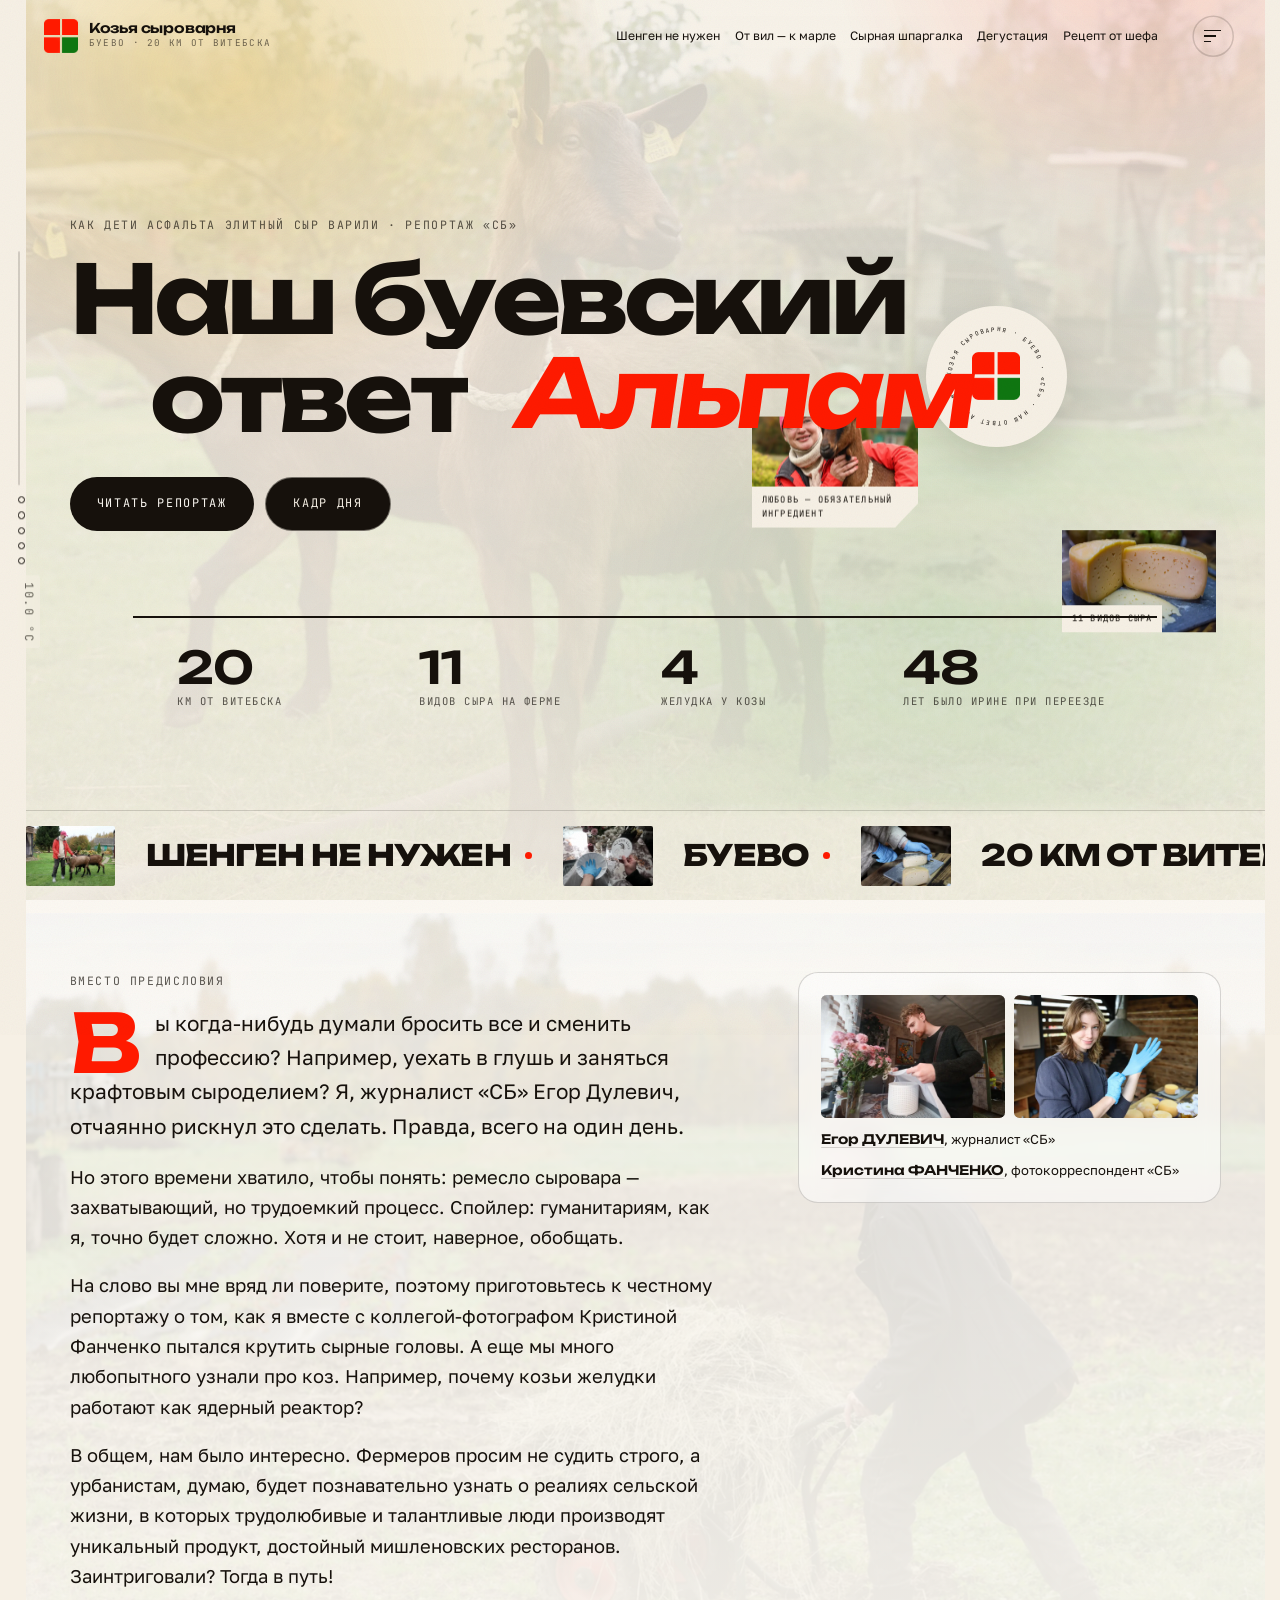
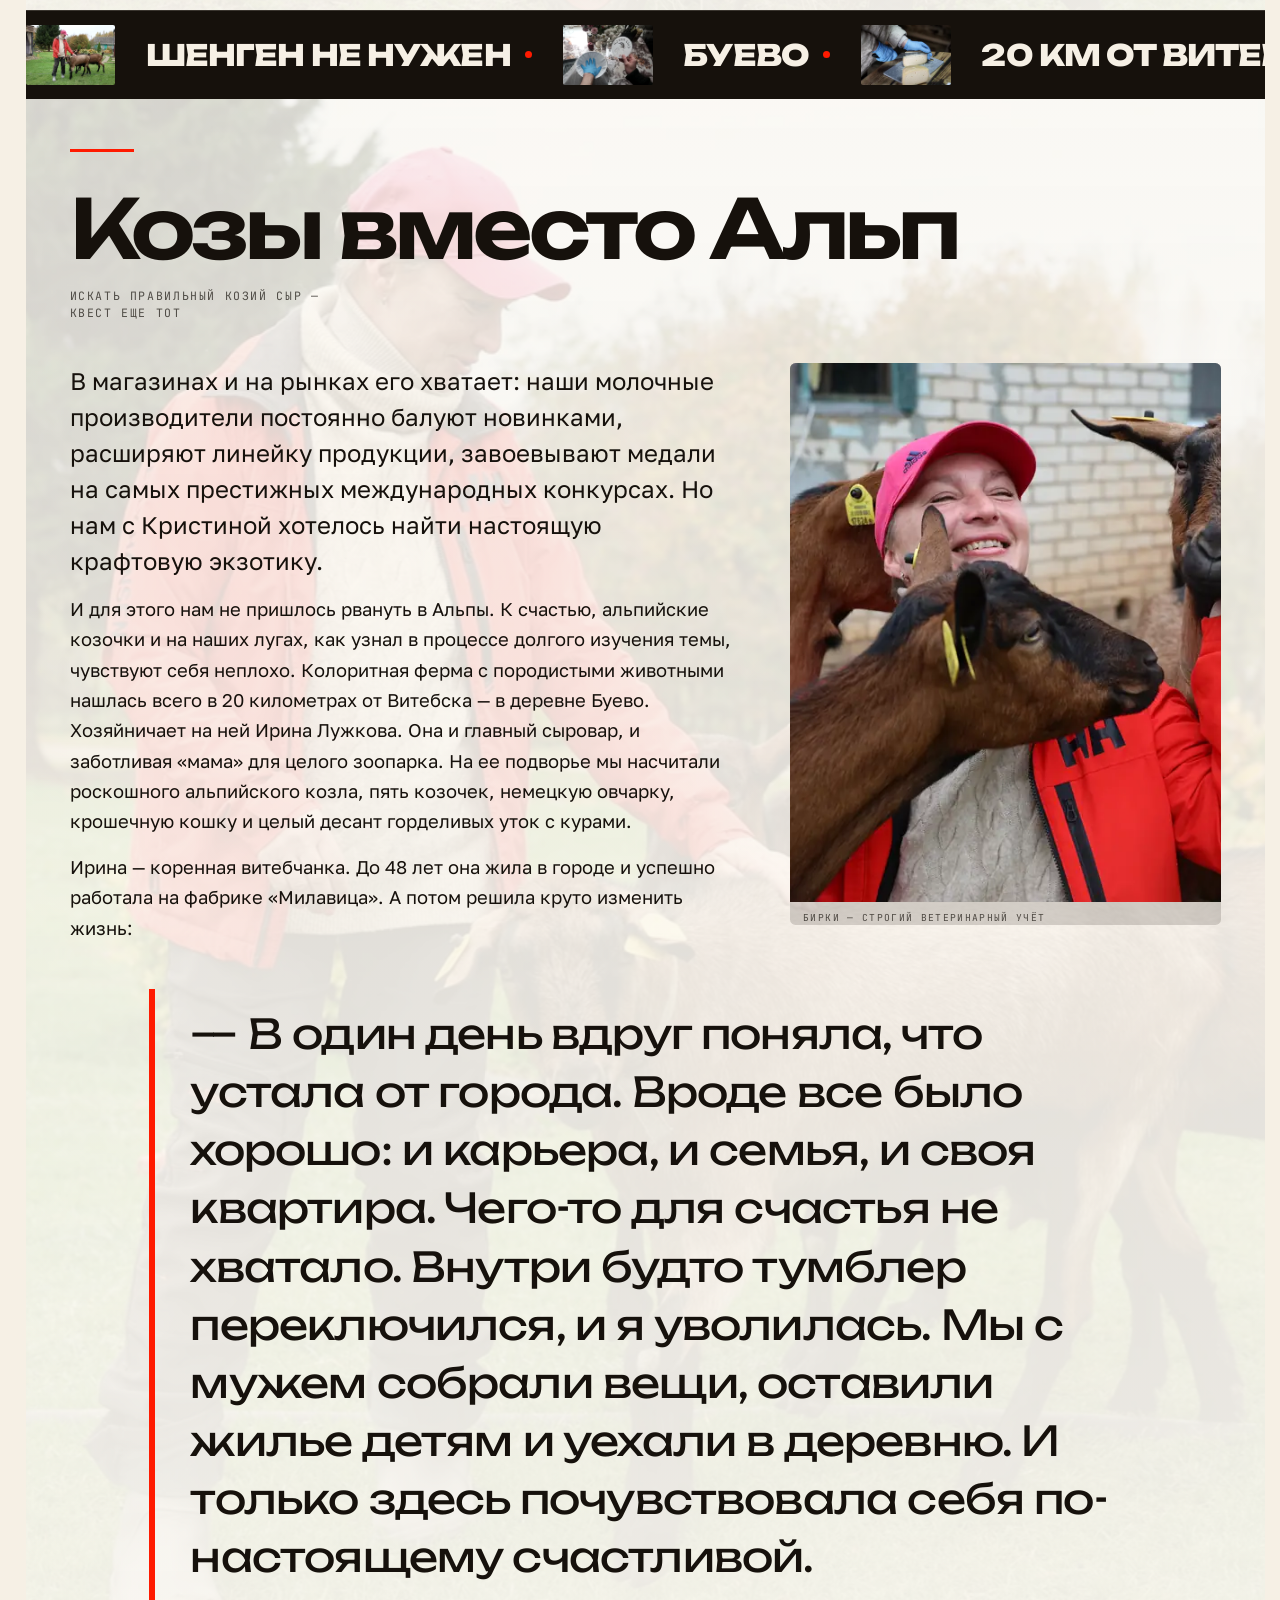
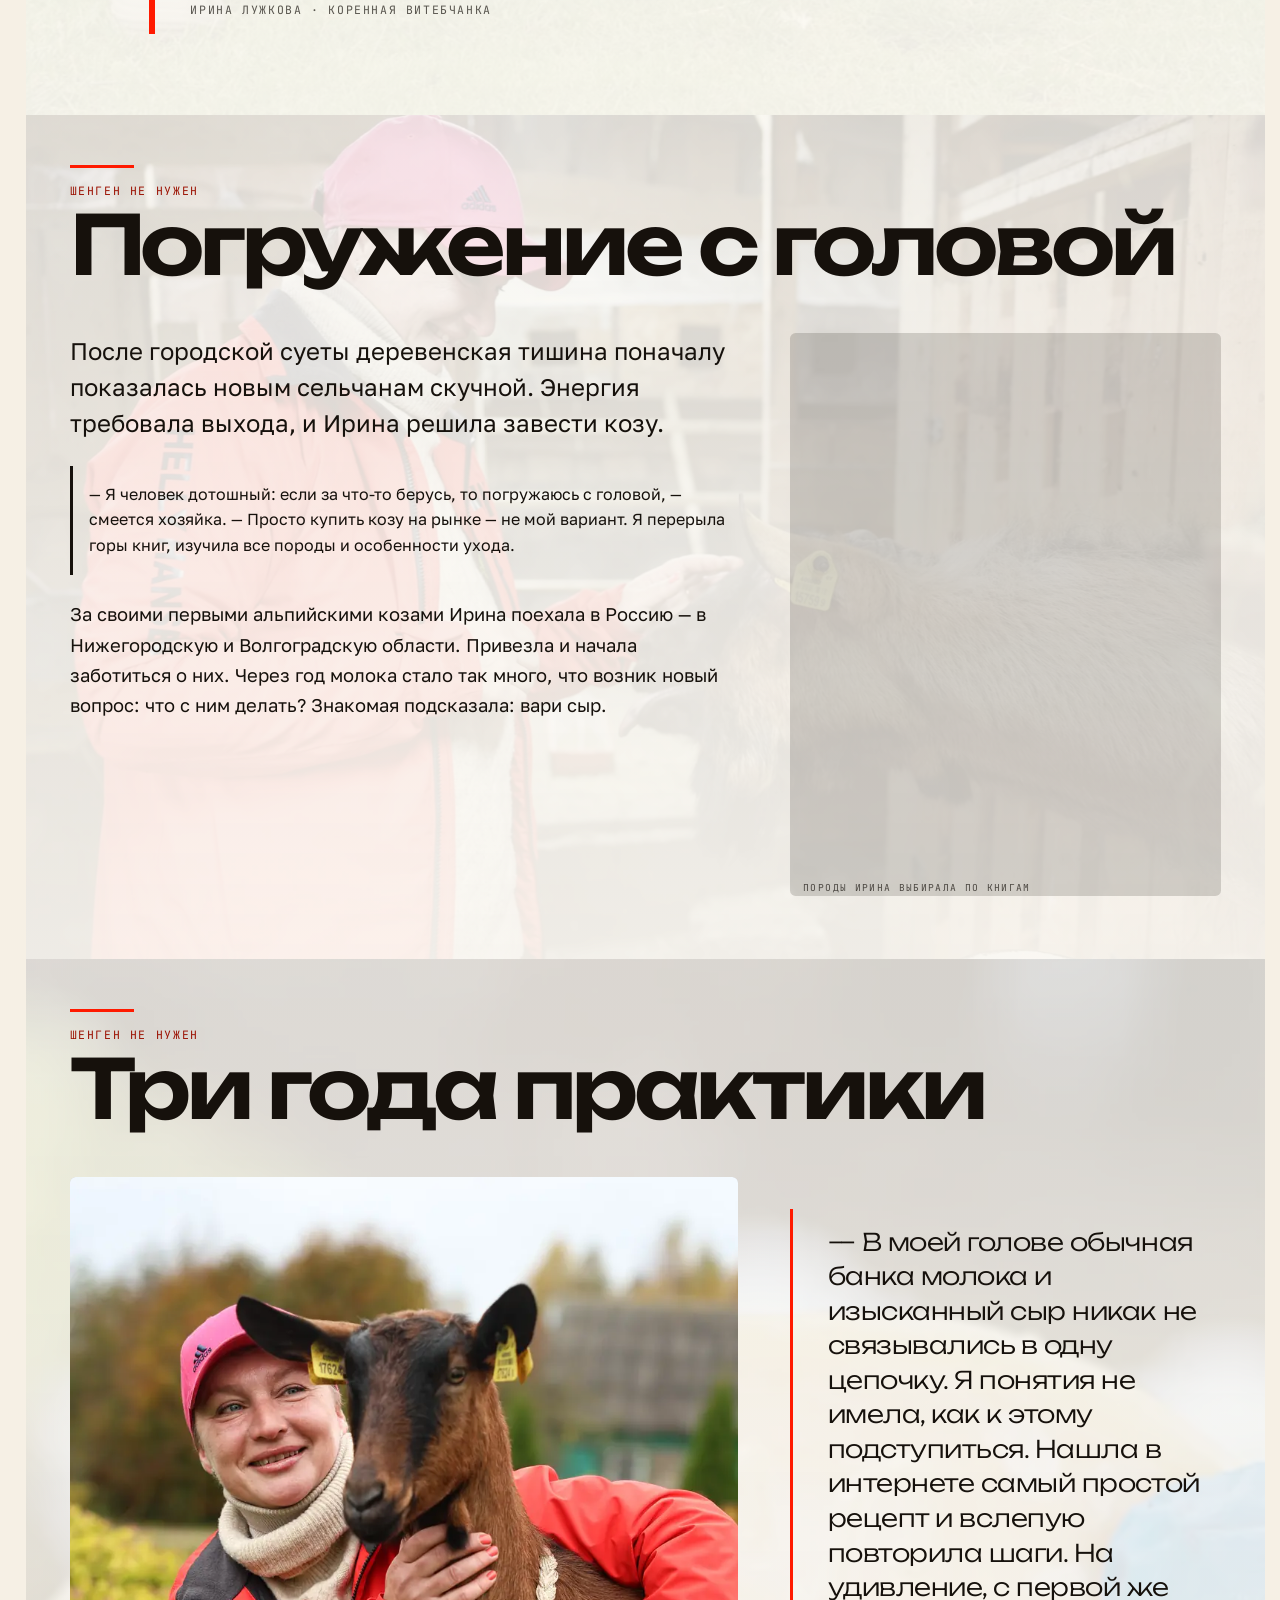
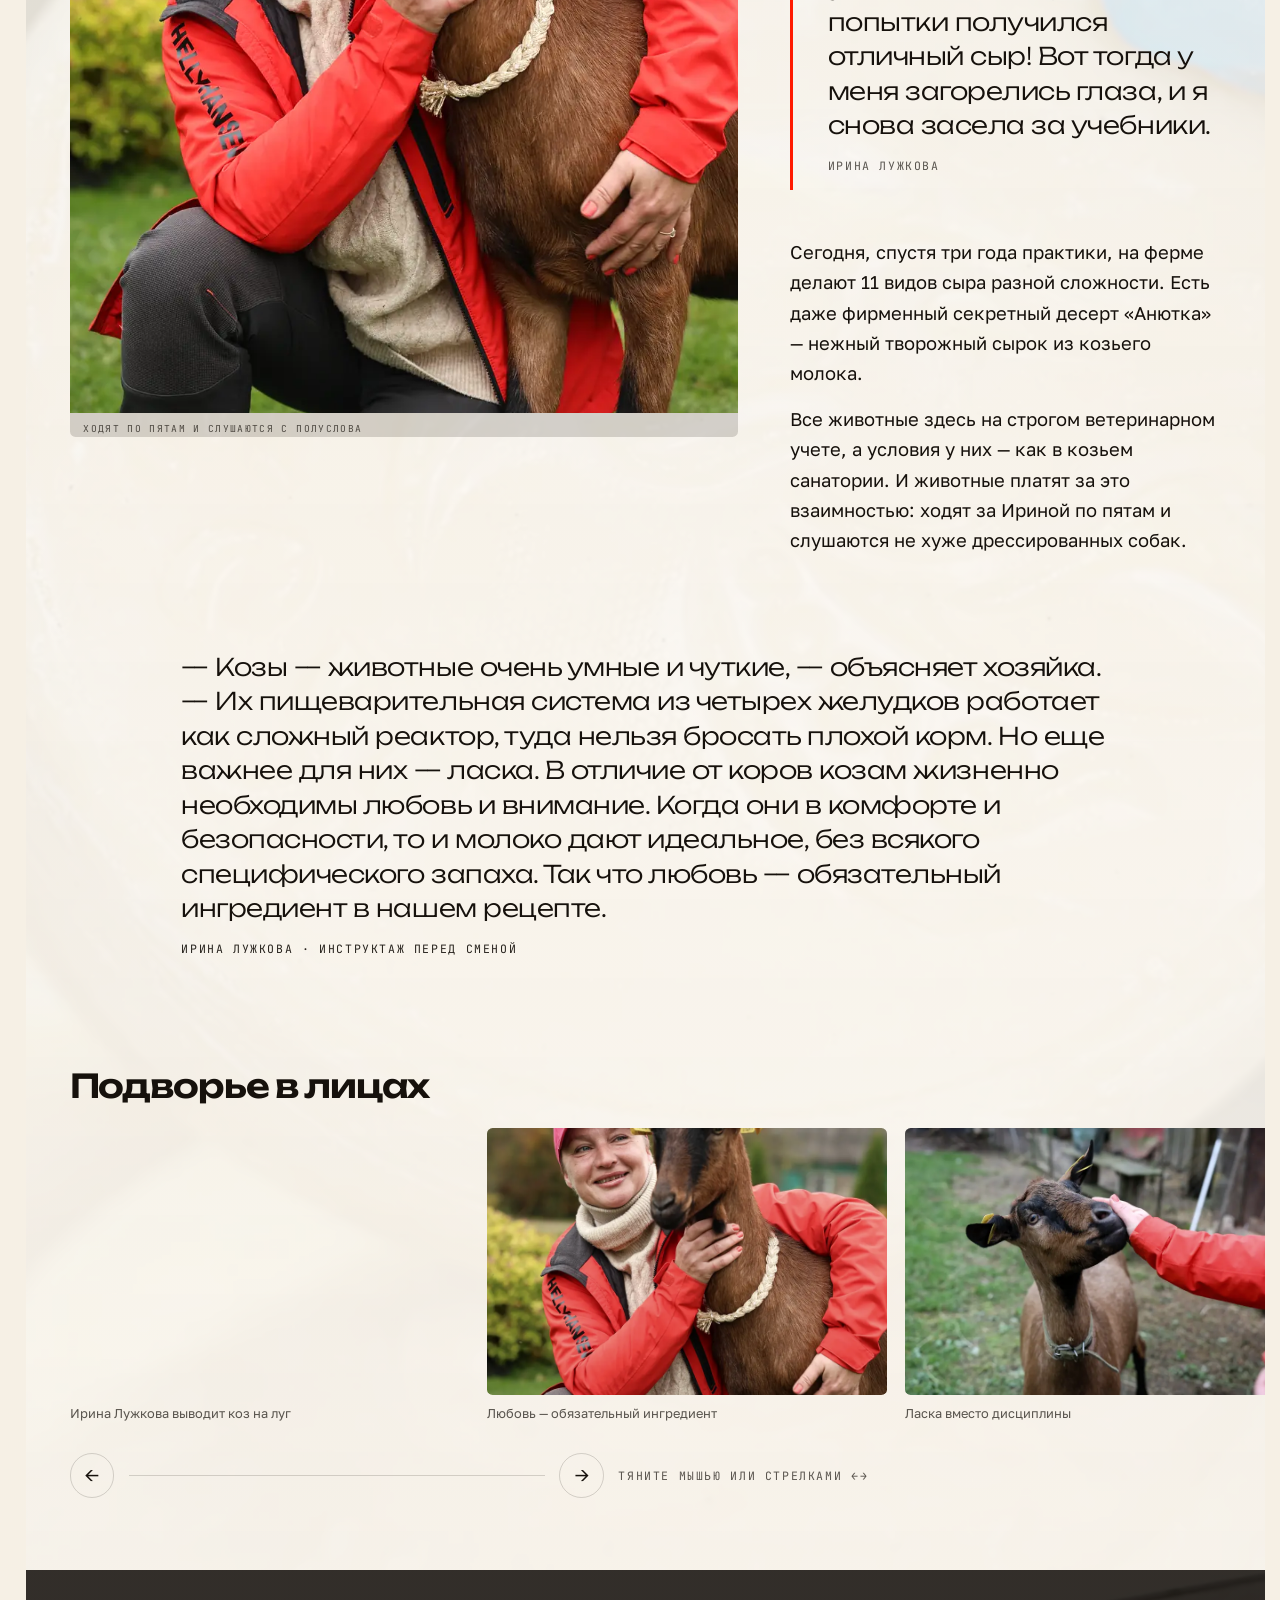
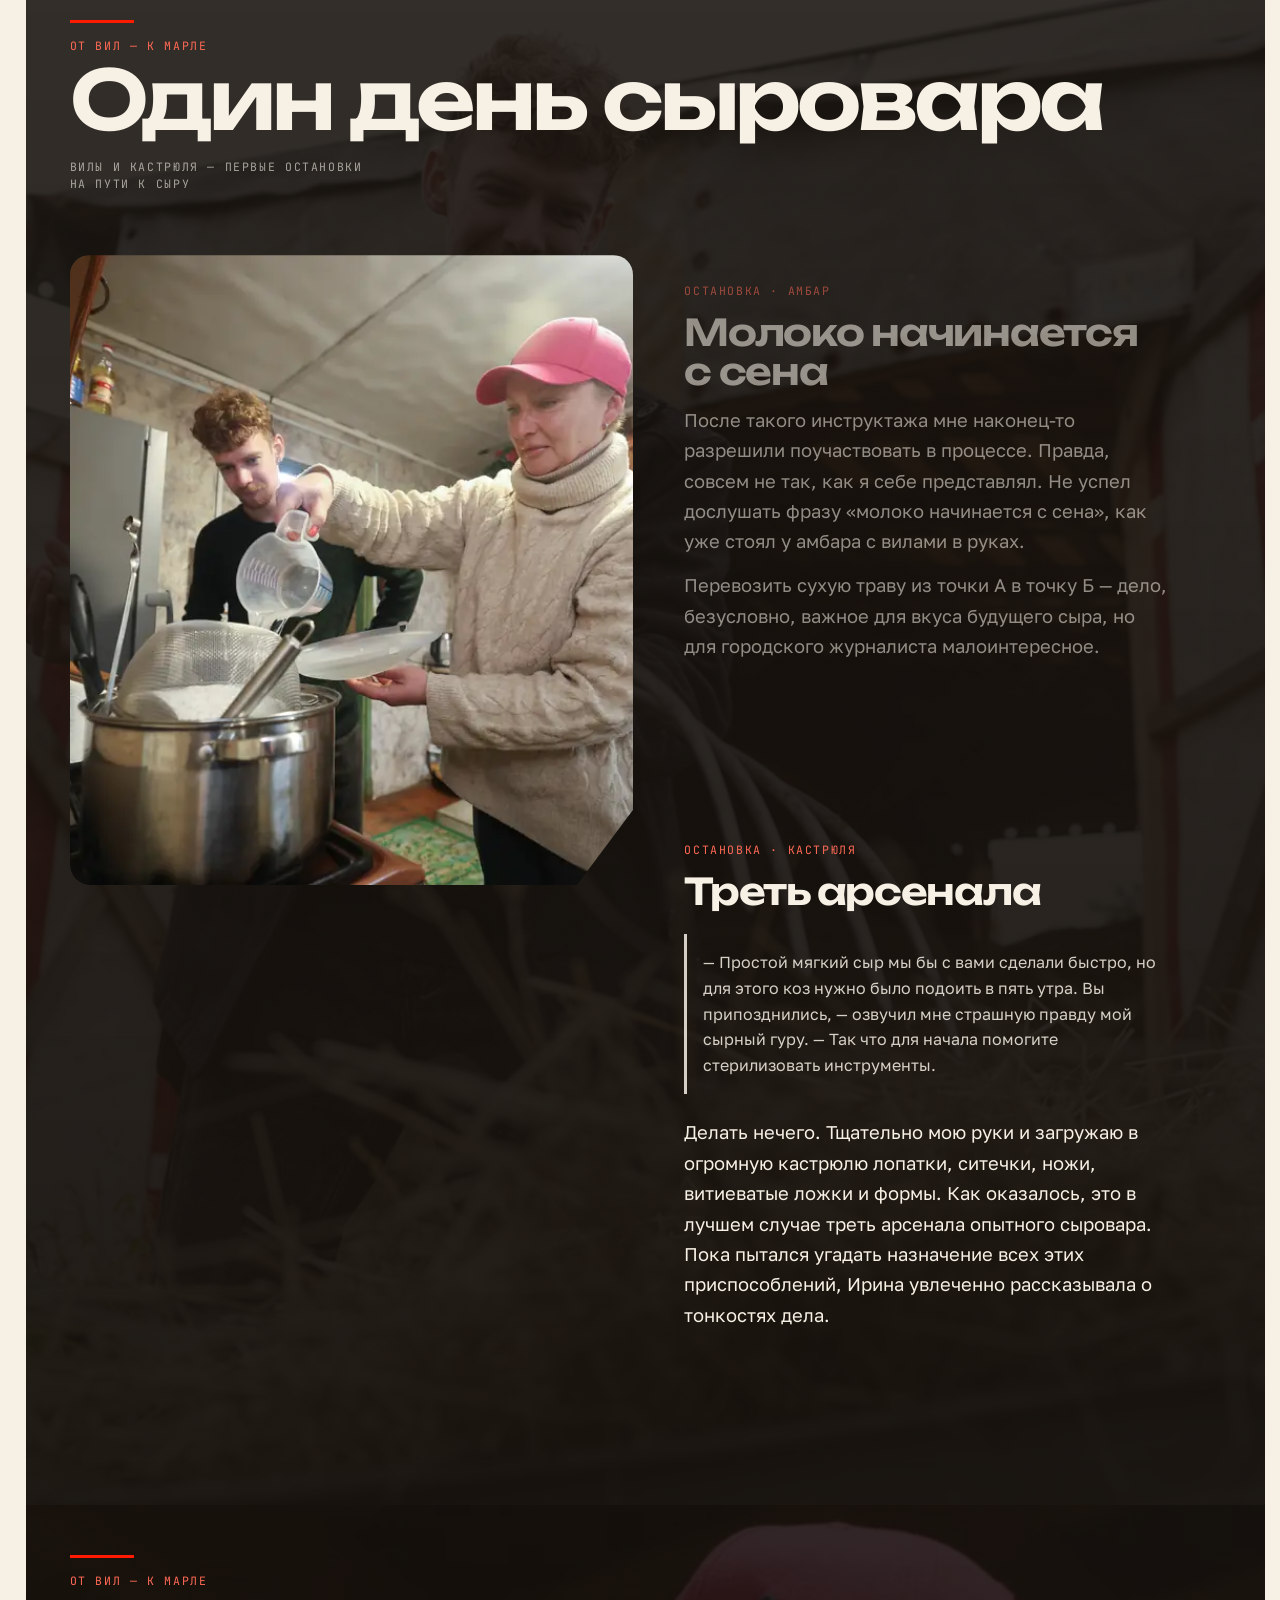
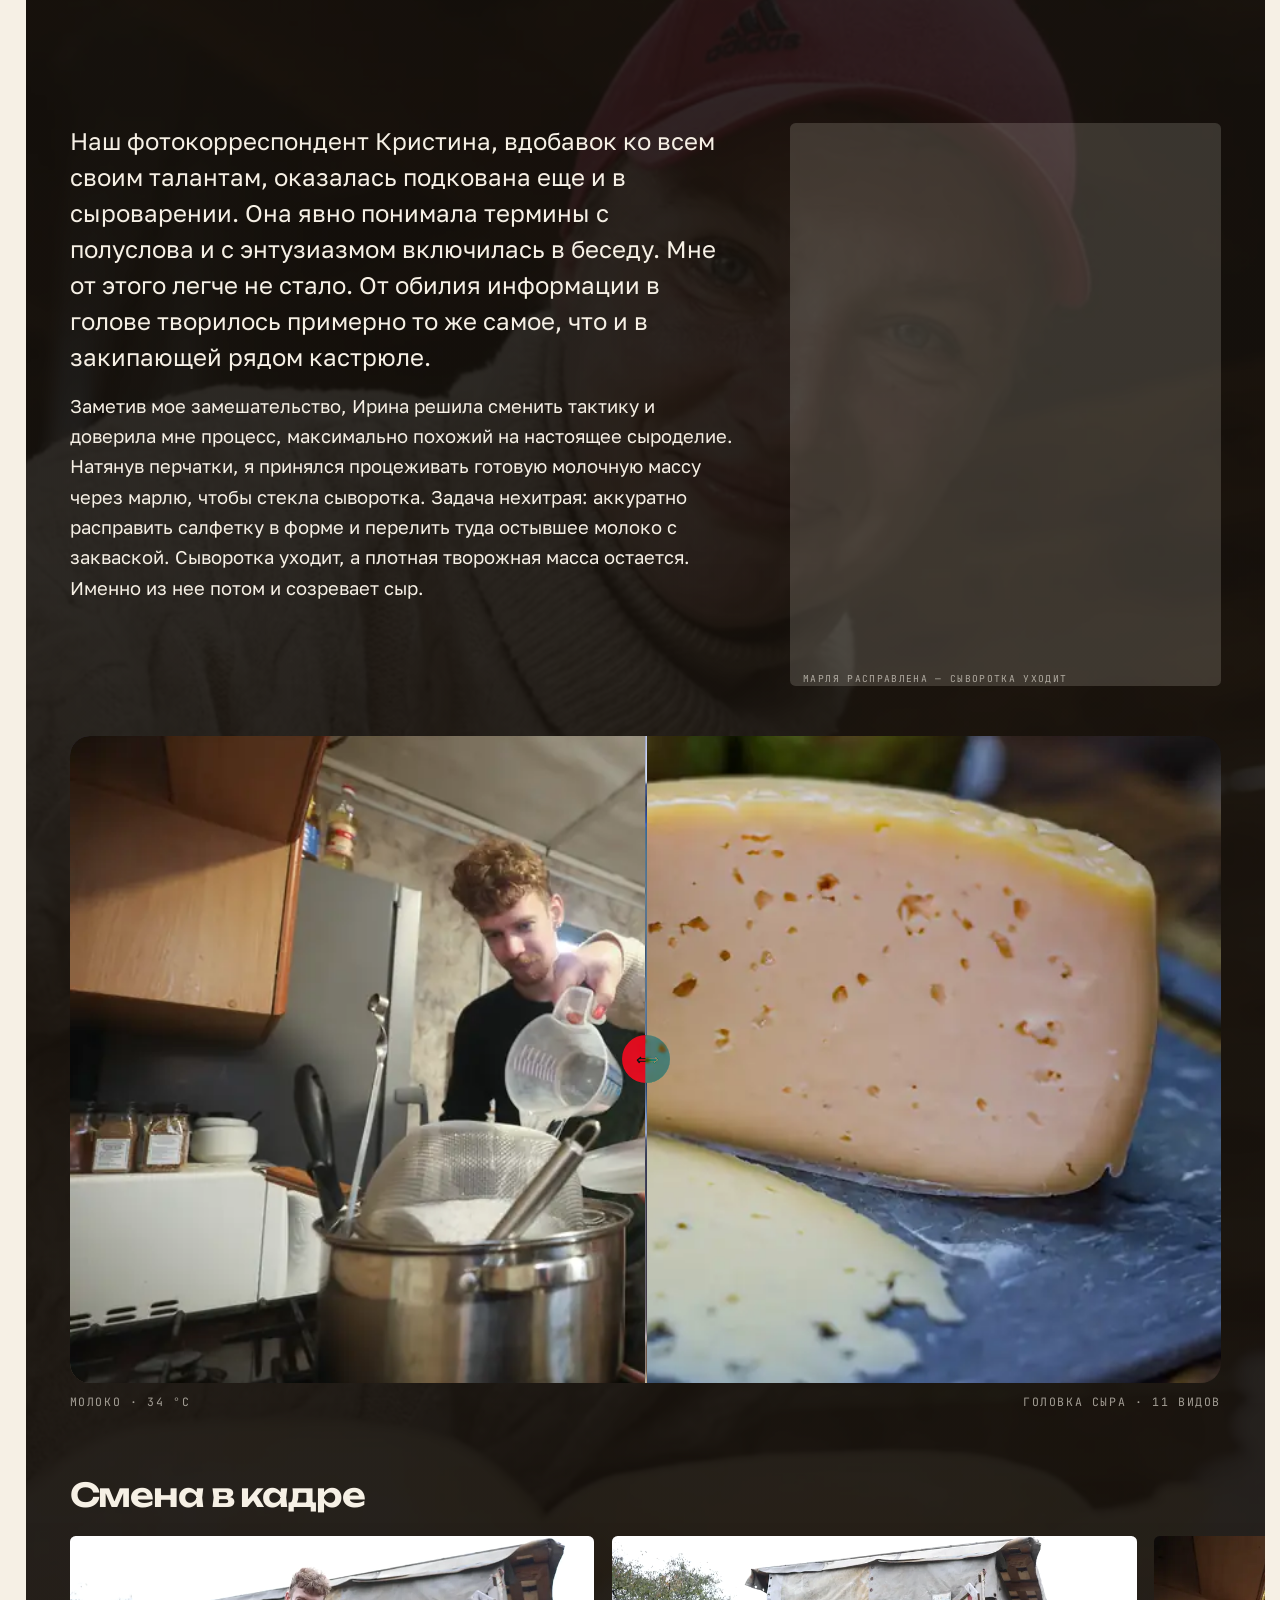
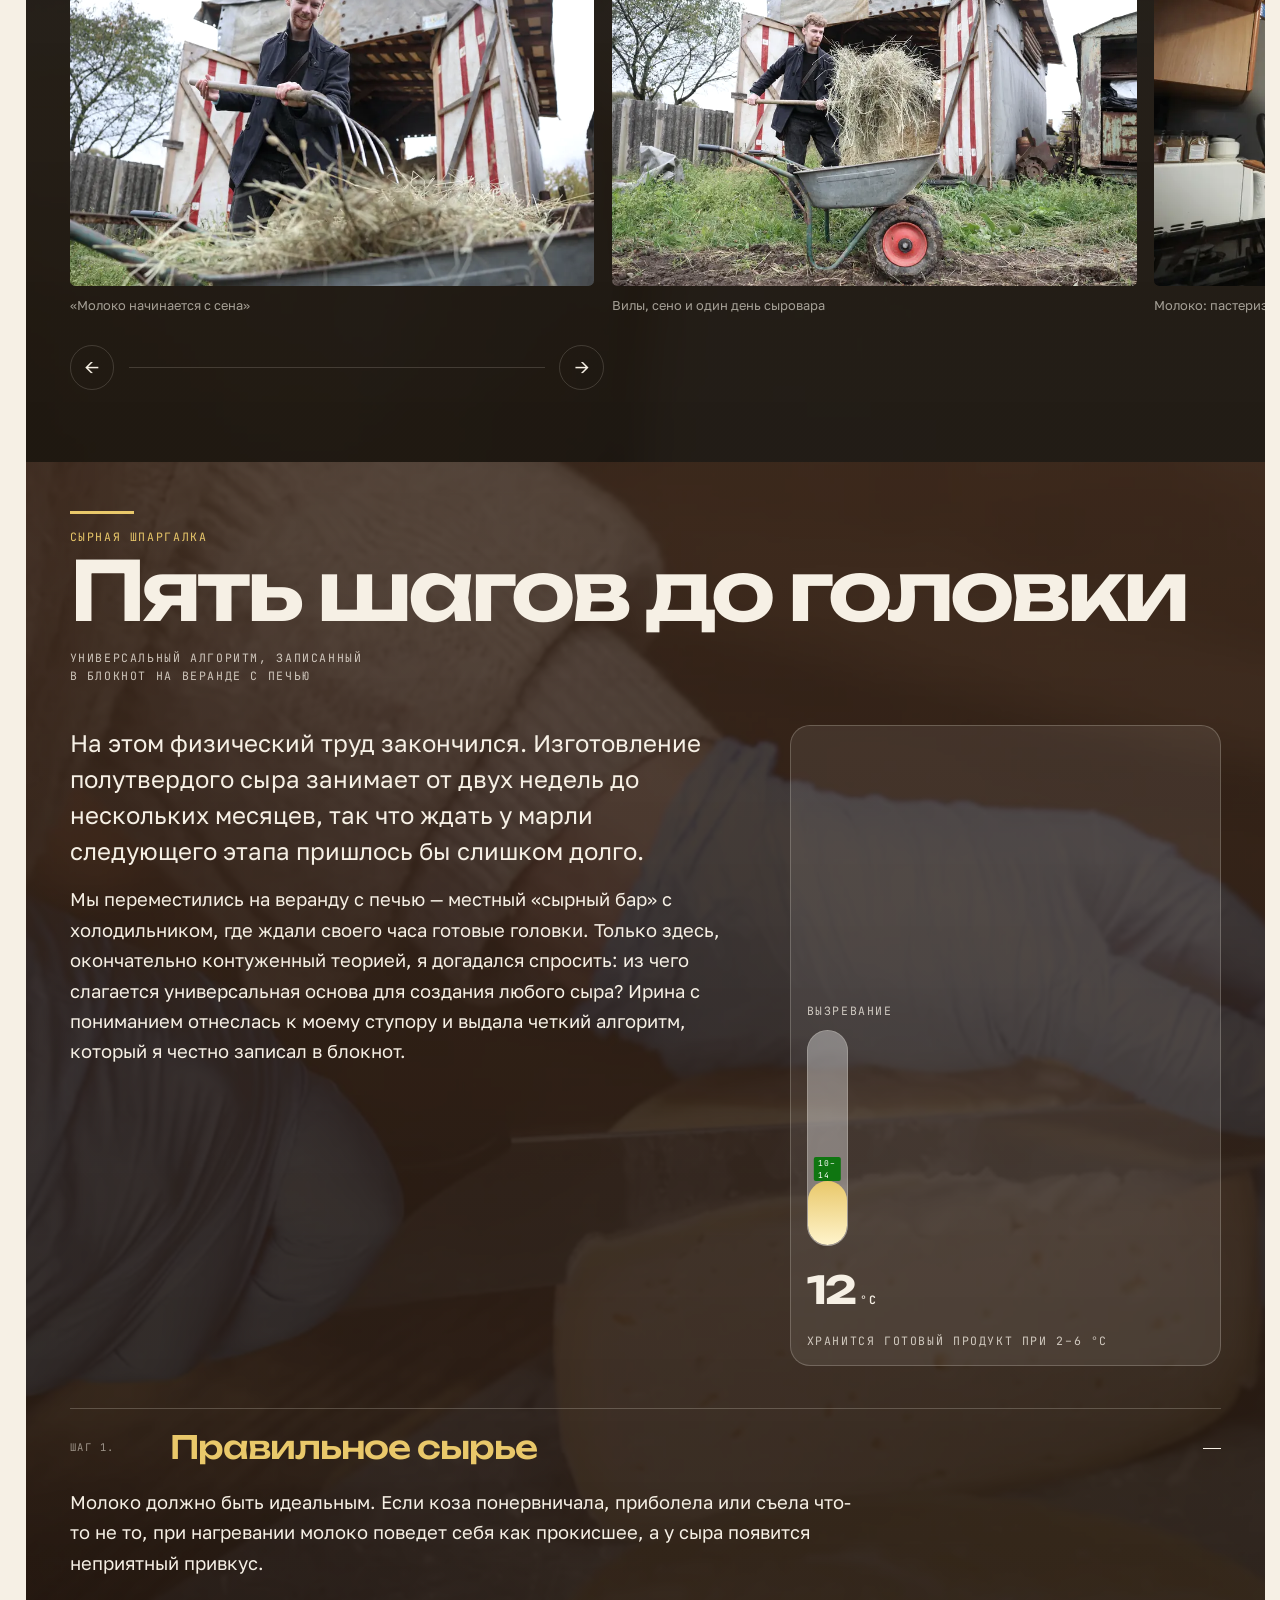
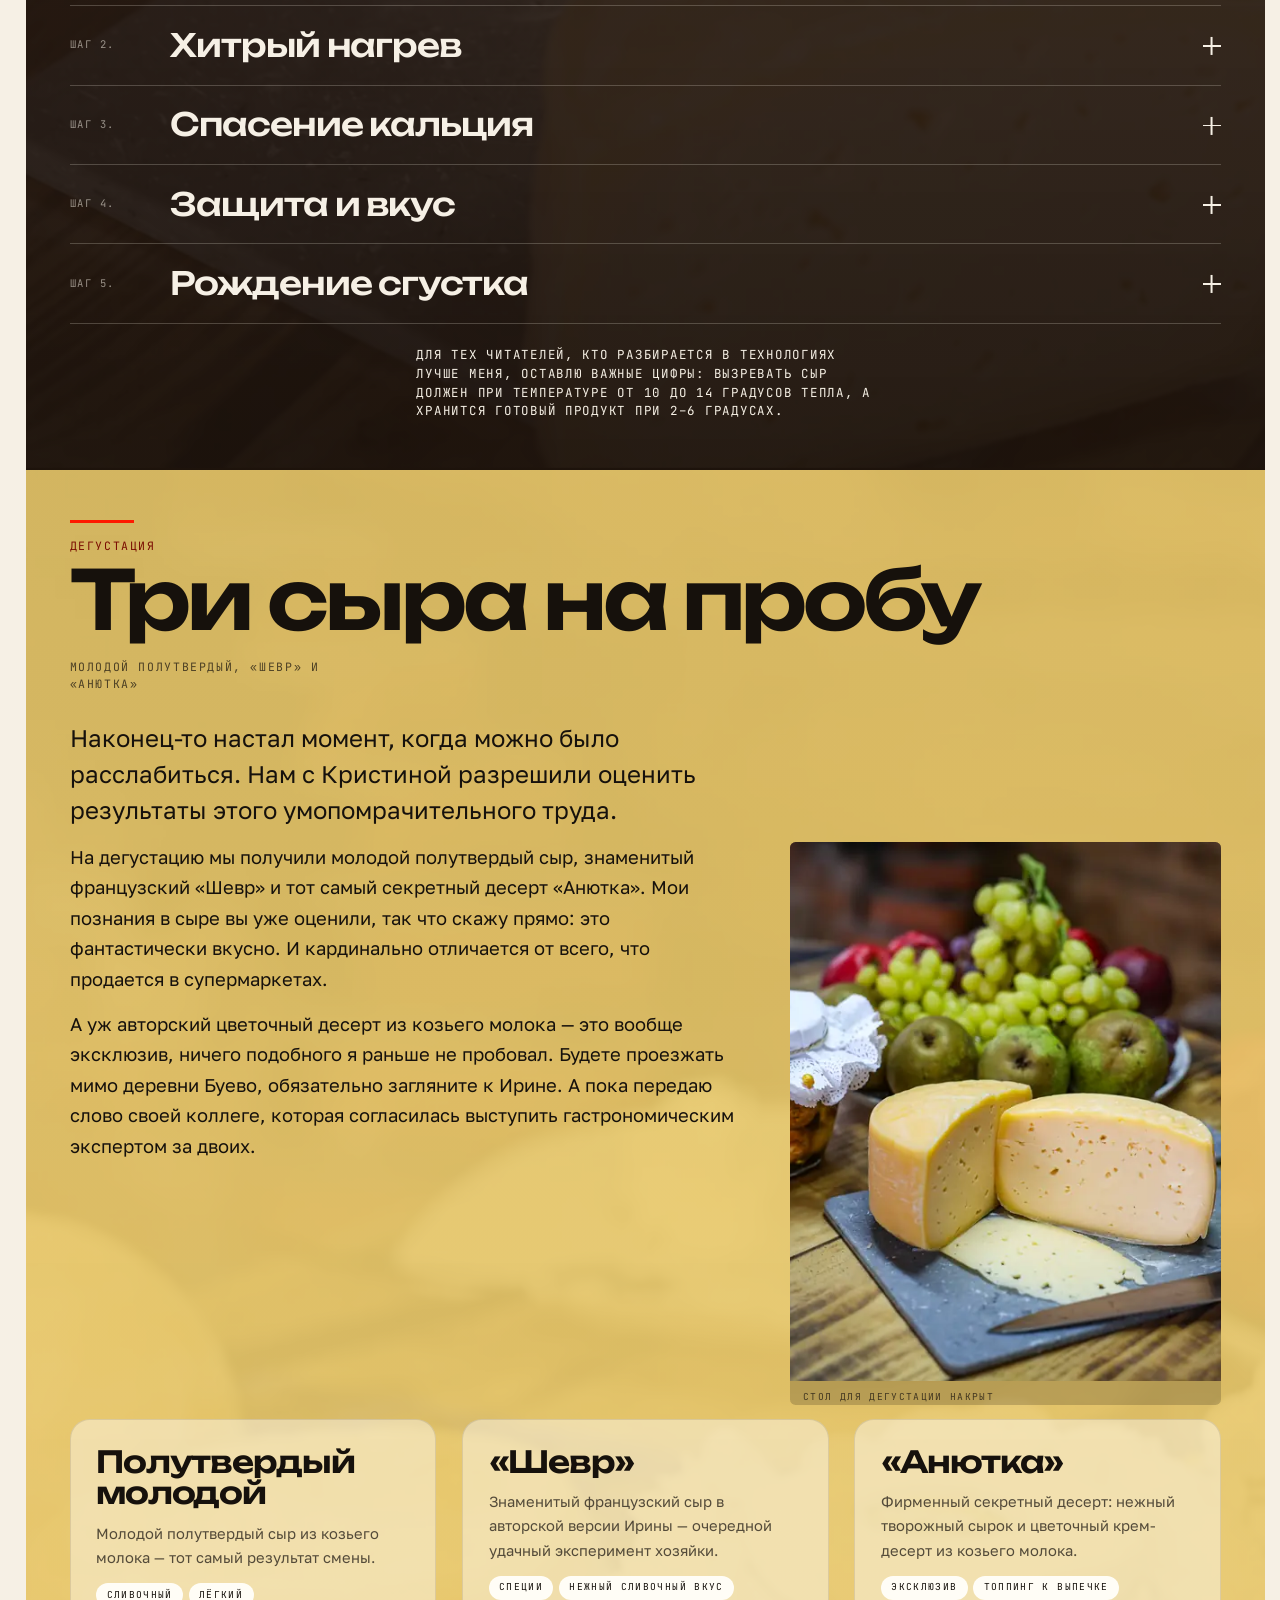
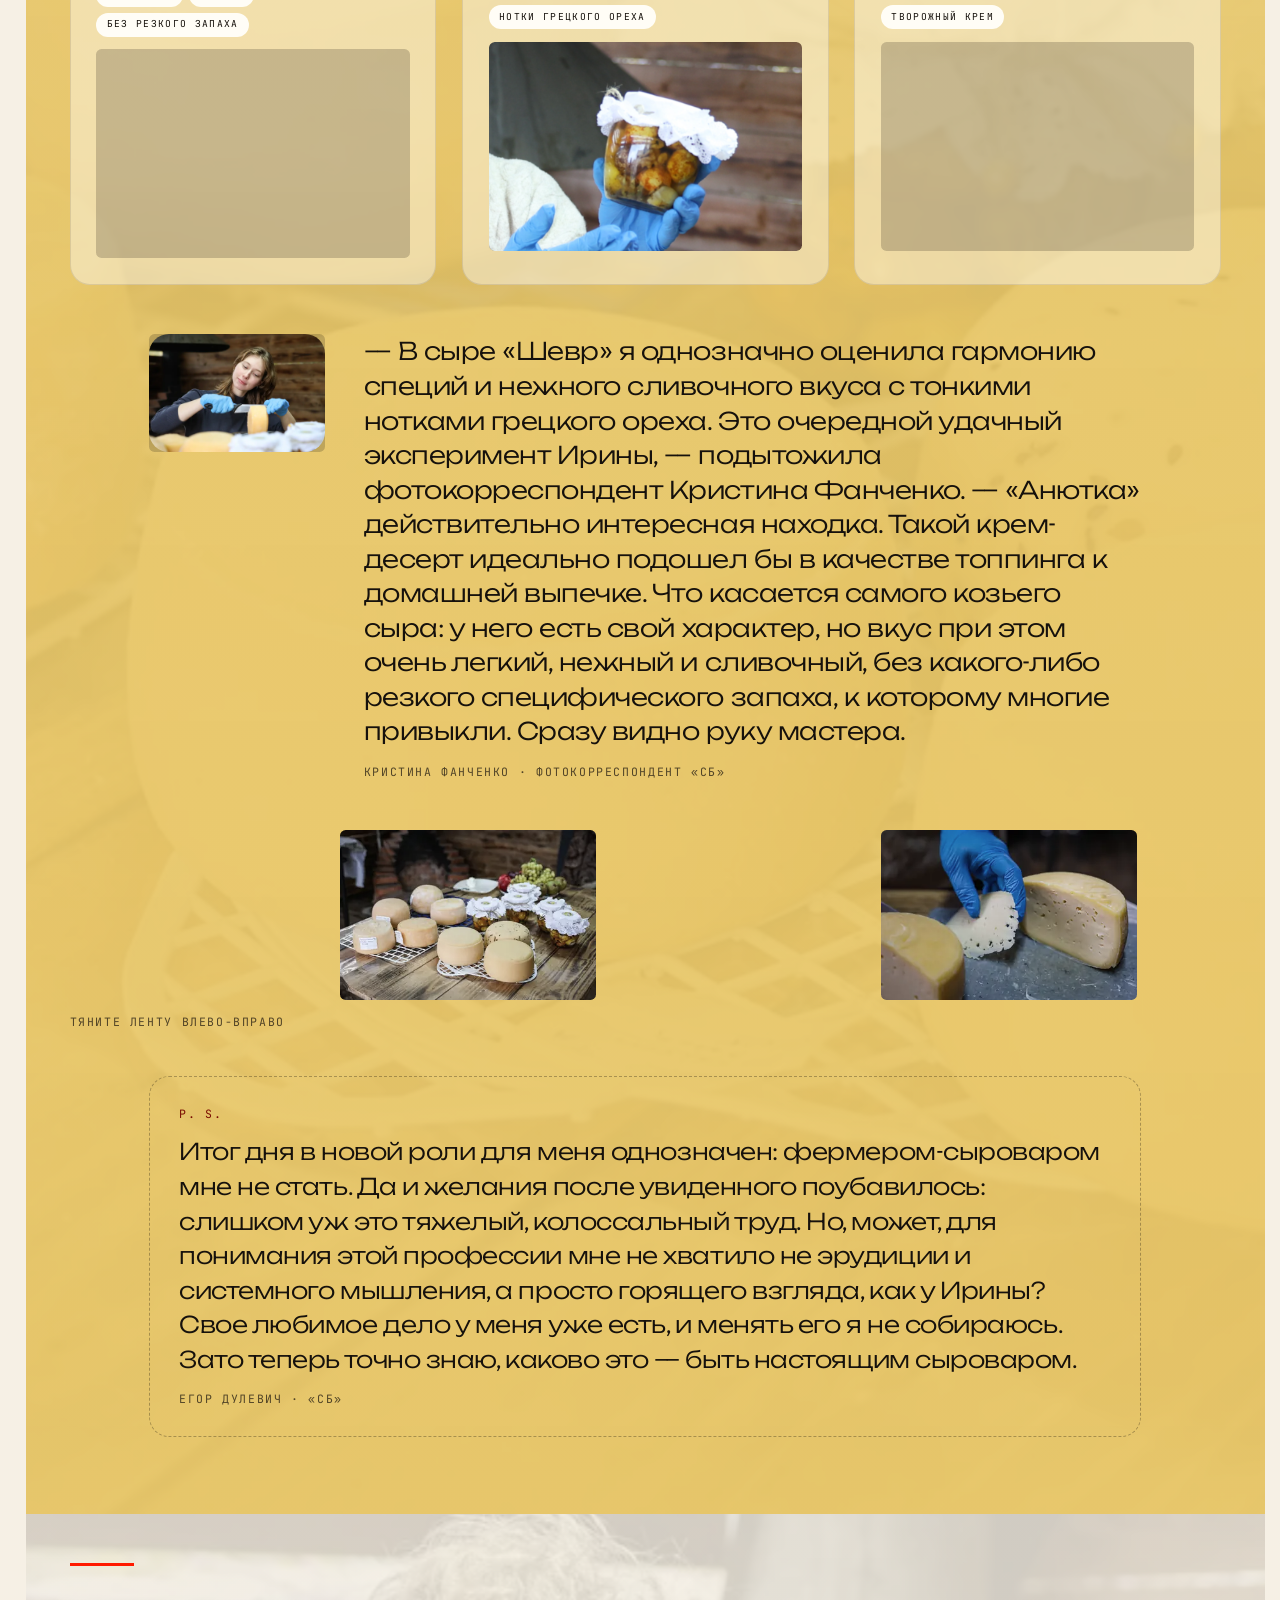
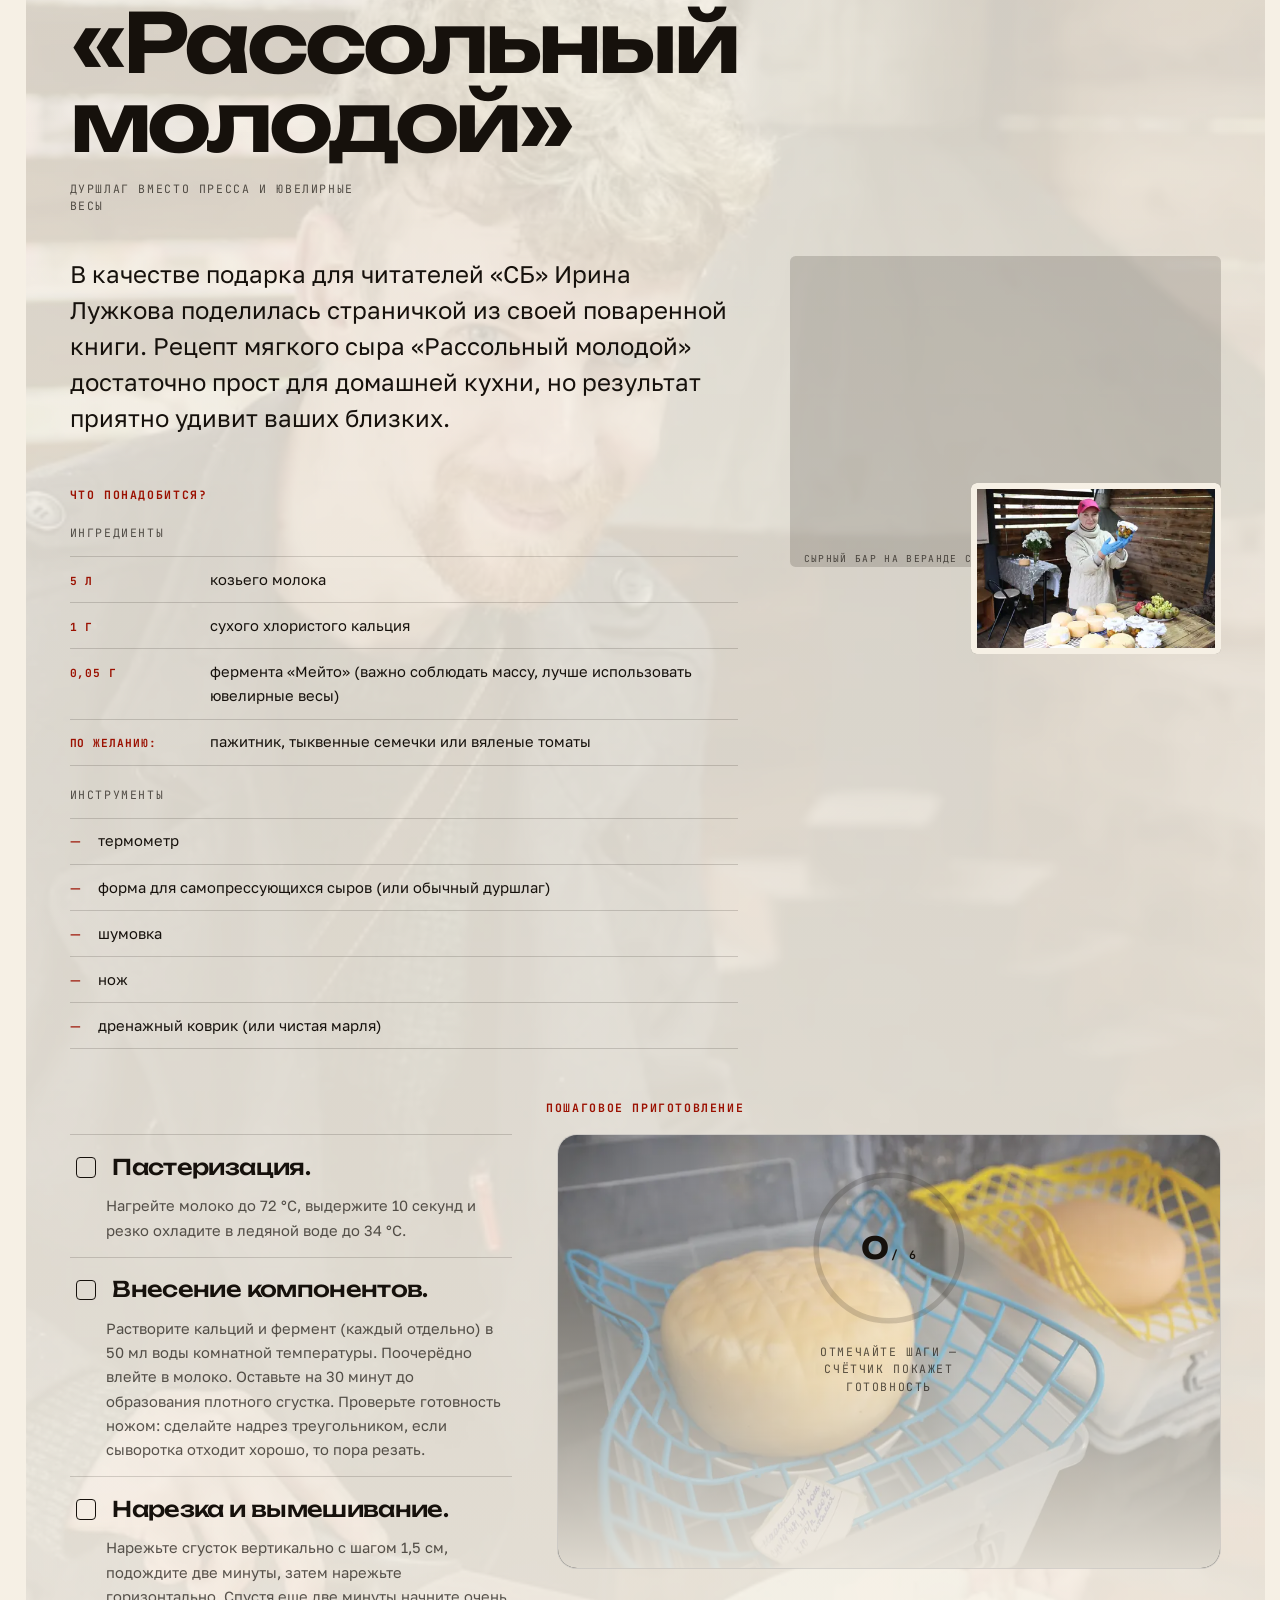
<file: index.html>
<!DOCTYPE html>
<html lang="ru" class="no-js">
<head>
<meta charset="utf-8">
<meta name="viewport" content="width=device-width, initial-scale=1">
<title>Как дети асфальта элитный сыр варили — репортаж «СБ» с козьей сыроварни в Буево</title>
<meta name="description" content="Журналисты «СБ» на один день стали сыроварами: козья ферма Ирины Лужковой в деревне Буево, 20 км от Витебска, 11 видов сыра и рецепт «Рассольного молодого».">
<meta name="theme-color" content="#16110C">
<meta property="og:type" content="article">
<meta property="og:title" content="Наш буевский ответ Альпам">
<meta property="og:description" content="Как дети асфальта пытались перехитрить породистых коз и сварить элитный сыр — журналисты «СБ» стали… сыроварами.">
<meta property="og:image" content="assets/img/opt/kyz-34-sm.webp">
<link rel="preconnect" href="https://fonts.googleapis.com">
<link rel="preconnect" href="https://fonts.gstatic.com" crossorigin>
<link rel="stylesheet" href="https://fonts.googleapis.com/css2?family=Unbounded:wght@300..900&family=Golos+Text:wght@400..700&family=JetBrains+Mono:wght@400;500;700&display=swap">
<link rel="stylesheet" href="style.css">
<link rel="icon" href="assets/img/logo.png">
<script>document.documentElement.classList.remove("no-js");document.documentElement.classList.add("js");</script>
</head>
<body class="is-loading" data-theme="milk">

<a class="skip-link" href="#main">Перейти к содержанию</a>

<!-- Прелоадер: четыре квадранта логотипа собираются в знак -->
<div class="loader" id="loader" role="status" aria-live="polite">
  <div class="loader__mark">
    <span class="quadset quadset--loader" aria-hidden="true">
      <img src="assets/img/logo.png" alt="" class="quad quad--tl">
      <img src="assets/img/logo.png" alt="" class="quad quad--tr">
      <img src="assets/img/logo.png" alt="" class="quad quad--bl">
      <img src="assets/img/logo.png" alt="" class="quad quad--br">
    </span>
  </div>
  <p class="loader__value mono"><span data-loader-pct>0</span> %</p>
  <p class="loader__stages mono">молоко → нагрев → сгусток → головка</p>
  <p class="loader__word">Скоро будет сыр</p>
</div>

<!-- Курсор-сырная крошка -->
<div class="cursor" aria-hidden="true">
  <div class="cursor__ring" data-cursor-ring></div>
  <div class="cursor__dot" data-cursor-dot></div>
  <div class="cursor__label mono" data-cursor-label></div>
</div>

<div class="grain" aria-hidden="true"></div>

<!-- Шапка -->
<header class="topbar" id="topbar" data-topbar>
  <a class="brand" href="#top" data-magnetic>
    <span class="quadset quadset--brand" aria-hidden="true" data-quadset>
      <img src="assets/img/logo.png" alt="" class="quad quad--tl">
      <img src="assets/img/logo.png" alt="" class="quad quad--tr">
      <img src="assets/img/logo.png" alt="" class="quad quad--bl">
      <img src="assets/img/logo.png" alt="" class="quad quad--br">
    </span>
    <span class="brand__text">
      <b>Козья сыроварня</b>
      <i class="mono">Буево · 20 км от Витебска</i>
    </span>
  </a>

  <nav class="topnav" aria-label="Разделы репортажа">
    <a class="topnav__link" href="#shengen" data-nav-link>Шенген не нужен</a>
    <a class="topnav__link" href="#vily" data-nav-link>От вил — к марле</a>
    <a class="topnav__link" href="#shpargalka" data-nav-link>Сырная шпаргалка</a>
    <a class="topnav__link" href="#degustacia" data-nav-link>Дегустация</a>
    <a class="topnav__link" href="#recept" data-nav-link>Рецепт от шефа</a>
  </nav>

  <div class="topbar__right">
    <button class="wheelbtn" type="button" id="menuBtn" data-menu-open aria-expanded="false" aria-controls="menu">
      <svg class="wheelbtn__ring" viewBox="0 0 44 44" aria-hidden="true">
        <circle class="wheelbtn__track" cx="22" cy="22" r="19" pathLength="100"></circle>
        <circle class="wheelbtn__prog" cx="22" cy="22" r="19" pathLength="100" data-ring></circle>
      </svg>
      <span class="wheelbtn__bars" aria-hidden="true"><i></i><i></i><i></i></span>
      <span class="sr-only">Открыть меню разделов</span>
    </button>
  </div>
</header>

<!-- Круговое меню «сырная головка» -->
<div class="menu" id="menu" role="dialog" aria-modal="true" aria-label="Разделы репортажа" data-menu>
  <div class="menu__grid">
    <div class="menu__wheelwrap">
      <svg class="wheel" viewBox="0 0 220 220" aria-hidden="true" focusable="false">
        <g data-wheel-wedges>
          <a class="wedge" href="#shengen" data-wheel-item="shengen" tabindex="-1"><path d="M112.72 6.04A104 104 0 0 1 208.03 75.28L159.02 92.64A52 52 0 0 0 111.36 58.02Z"></path></a>
          <a class="wedge" href="#vily" data-wheel-item="vily" tabindex="-1"><path d="M209.72 80.46A104 104 0 0 1 173.31 192.51L141.66 151.25A52 52 0 0 0 159.86 95.23Z"></path></a>
          <a class="wedge" href="#shpargalka" data-wheel-item="shpargalka" tabindex="-1"><path d="M168.91 195.71A104 104 0 0 1 51.09 195.71L80.55 152.85A52 52 0 0 0 139.45 152.85Z"></path></a>
          <a class="wedge" href="#degustacia" data-wheel-item="degustacia" tabindex="-1"><path d="M46.69 192.51A104 104 0 0 1 10.28 80.46L60.14 95.23A52 52 0 0 0 78.34 151.25Z"></path></a>
          <a class="wedge" href="#recept" data-wheel-item="recept" tabindex="-1"><path d="M11.97 75.28A104 104 0 0 1 107.28 6.04L108.64 58.02A52 52 0 0 0 60.98 92.64Z"></path></a>
        </g>
        <g class="wheel__hub">
          <circle cx="110" cy="110" r="46"></circle>
        </g>
      </svg>
      <img class="menu__logo" src="assets/img/logo.png" alt="" width="1440" height="1440" loading="lazy" decoding="async">
      <p class="menu__hint mono">Наведите на сектор — увидите кадр</p>
    </div>

    <nav class="menu__nav" aria-label="Разделы репортажа">
      <p class="menu__eyebrow mono">Содержание репортажа</p>
      <ol class="menu__list">
        <li><a href="#shengen" data-menu-link data-photo="12"><span class="menu__title">Шенген не нужен</span><span class="menu__hint2">Козы, «Милавица» и переезд в деревню</span></a></li>
        <li><a href="#vily" data-menu-link data-photo="41"><span class="menu__title">От вил — к марле</span><span class="menu__hint2">Вилы, стерилизация и сыворотка</span></a></li>
        <li><a href="#shpargalka" data-menu-link data-photo="18"><span class="menu__title">Сырная шпаргалка</span><span class="menu__hint2">Пять шагов до головки сыра</span></a></li>
        <li><a href="#degustacia" data-menu-link data-photo="16"><span class="menu__title">Дегустация</span><span class="menu__hint2">«Шевр», полутвердый и «Анютка»</span></a></li>
        <li><a href="#recept" data-menu-link data-photo="35"><span class="menu__title">Рецепт от шефа</span><span class="menu__hint2">Рассольный молодой — 6 шагов</span></a></li>
      </ol>
      <div class="menu__foot">
        <p class="mono">Фото Кристина Фанченко · «СБ»</p>
        <button class="menu__close" type="button" data-menu-close>Закрыть <span class="mono">ESC</span></button>
      </div>
    </nav>

    <span class="menu__preview" data-menu-preview aria-hidden="true"></span>
  </div>
</div>

<!-- Боковой рельс: шкала «созревания» -->
<aside class="rail" aria-label="Положение в репортаже">
  <div class="rail__thermo" aria-hidden="true"><i data-rail-fill></i></div>
  <ol class="rail__list">
    <li><a href="#shengen" data-nav-link><i></i><span class="mono">Шенген</span></a></li>
    <li><a href="#vily" data-nav-link><i></i><span class="mono">Вилы</span></a></li>
    <li><a href="#shpargalka" data-nav-link><i></i><span class="mono">Шпаргалка</span></a></li>
    <li><a href="#degustacia" data-nav-link><i></i><span class="mono">Дегустация</span></a></li>
    <li><a href="#recept" data-nav-link><i></i><span class="mono">Рецепт</span></a></li>
  </ol>
  <p class="rail__temp mono" aria-hidden="true"><span data-rail-temp>10.0</span> °C</p>
</aside>

<!-- Кнопка «наверх»: закреплена справа снизу, появляется сразу после героя -->
<a class="to-top" href="#top" data-to-top aria-label="Наверх">
  <svg viewBox="0 0 24 24" aria-hidden="true" focusable="false">
    <path d="M12 19V5M6 11l6-6 6 6" fill="none" stroke="currentColor" stroke-width="1.7" stroke-linecap="round" stroke-linejoin="round"></path>
  </svg>
</a>

<main id="main">

<!-- Герой -->
<section class="hero" id="top" data-theme="milk" data-scene="hero" data-bg="49">
  <div class="sec__bg" aria-hidden="true">
    <picture data-parallax="0.04">
      <source type="image/webp" srcset="assets/img/opt/kyz-49-sm.webp 900w, assets/img/opt/kyz-49-md.webp 1700w" sizes="100vw">
      <img src="assets/img/opt/kyz-49-sm.webp" alt="" width="900" height="600" loading="lazy" fetchpriority="low" decoding="async">
    </picture>
  </div>
  <div class="hero__glow" aria-hidden="true"></div>

  <div class="hero__stage">
    <figure class="hero__shot hero__shot--main" data-parallax="0.05" data-tilt>
      <picture>
        <source type="image/webp" srcset="assets/img/opt/kyz-34-sm.webp 900w, assets/img/opt/kyz-34-md.webp 1700w" sizes="(max-width: 900px) 92vw, 46vw">
        <img src="assets/img/opt/kyz-34-sm.webp" alt="Альпийский козел смотрит прямо в кадр на ферме в Буево" width="1700" height="1133" fetchpriority="high" decoding="async">
      </picture>
    </figure>
    <figure class="hero__shot hero__shot--left" data-parallax="0.13" data-tilt>
      <picture>
        <source type="image/webp" srcset="assets/img/opt/kyz-29-sm.webp 900w, assets/img/opt/kyz-29-md.webp 1700w" sizes="(max-width: 900px) 60vw, 26vw">
        <img src="assets/img/opt/kyz-29-sm.webp" alt="Ирина Лужкова обнимает козу у сарая" width="1700" height="1133" loading="lazy" decoding="async">
      </picture>
      <figcaption class="mono">Любовь — обязательный ингредиент</figcaption>
    </figure>
    <figure class="hero__shot hero__shot--right" data-parallax="0.19" data-tilt>
      <picture>
        <source type="image/webp" srcset="assets/img/opt/kyz-38-sm.webp 900w, assets/img/opt/kyz-38-md.webp 1700w" sizes="(max-width: 900px) 54vw, 22vw">
        <img src="assets/img/opt/kyz-38-sm.webp" alt="Разрезанные головки полутвердого козьего сыра" width="1700" height="1133" loading="lazy" decoding="async">
      </picture>
      <figcaption class="mono">11 видов сыра</figcaption>
    </figure>
  </div>

  <div class="hero__body">
    <p class="kicker mono" data-reveal="fade">Как дети асфальта элитный сыр варили · репортаж «СБ»</p>
    <h1 class="hero__title">
      <span class="line"><b data-split="chars">Наш буевский</b></span>
      <span class="line"><b data-split="chars">ответ</b> <em data-split="chars">Альпам</em></span>
    </h1>
    
    <div class="hero__cta" data-reveal="up">
      <a class="btn btn--solid" href="#intro" data-magnetic>Читать репортаж</a>
      <button class="btn btn--outline" type="button" data-lightbox-open data-photo="35" data-magnetic>Кадр дня</button>
    </div>
  </div>

  <div class="seal" data-spin aria-hidden="true">
    <svg viewBox="0 0 200 200">
      <defs><path id="sealPath" d="M100,100 m-72,0 a72,72 0 1,1 144,0 a72,72 0 1,1 -144,0"></path></defs>
      <text class="seal__text"><textPath href="#sealPath">Козья сыроварня · Буево · «СБ» · наш ответ Альпам · </textPath></text>
    </svg>
    <span class="quadset quadset--seal" aria-hidden="true">
      <img src="assets/img/logo.png" alt="" class="quad quad--tl" loading="lazy">
      <img src="assets/img/logo.png" alt="" class="quad quad--tr" loading="lazy">
      <img src="assets/img/logo.png" alt="" class="quad quad--bl" loading="lazy">
      <img src="assets/img/logo.png" alt="" class="quad quad--br" loading="lazy">
    </span>
  </div>

  <dl class="hero__stats" data-reveal="stagger">
    <div class="stat"><dt class="mono">км от Витебска</dt><dd><span data-counter="20">20</span></dd></div>
    <div class="stat"><dt class="mono">видов сыра на ферме</dt><dd><span data-counter="11">11</span></dd></div>
    <div class="stat"><dt class="mono">желудка у козы</dt><dd><span data-counter="4">4</span></dd></div>
    <div class="stat"><dt class="mono">лет было Ирине при переезде</dt><dd><span data-counter="48">48</span></dd></div>
  </dl>

  <div class="ticker" data-marquee data-speed="64" data-marquee-source="ticker" aria-hidden="true"></div>
</section>
<!-- Вместо предисловия -->
<section class="intro" id="intro" data-theme="paper" data-scene="intro" data-bg="20">
  <div class="sec__bg" aria-hidden="true">
    <picture data-parallax="0.05">
      <source type="image/webp" srcset="assets/img/opt/kyz-20-sm.webp 900w, assets/img/opt/kyz-20-md.webp 1700w" sizes="100vw">
      <img src="assets/img/opt/kyz-20-sm.webp" alt="" width="900" height="600" loading="lazy" decoding="async">
    </picture>
  </div>
  <div class="wrap intro__grid">
    <div class="intro__text">
      <p class="kicker mono" data-reveal="fade">Вместо предисловия</p>
      <p class="intro__drop" data-reveal="up"><span class="dropcap" aria-hidden="true">В</span>ы когда-нибудь думали бросить все и сменить профессию? Например, уехать в глушь и заняться крафтовым сыроделием? Я, журналист «СБ» Егор Дулевич, отчаянно рискнул это сделать. Правда, всего на один день.</p>
      <p data-reveal="up">Но этого времени хватило, чтобы понять: ремесло сыровара — захватывающий, но трудоемкий процесс. Спойлер: гуманитариям, как я, точно будет сложно. Хотя и не стоит, наверное, обобщать.</p>
      <p data-reveal="up">На слово вы мне вряд ли поверите, поэтому приготовьтесь к честному репортажу о том, как я вместе с коллегой-фотографом Кристиной Фанченко пытался крутить сырные головы. А еще мы много любопытного узнали про коз. Например, почему козьи желудки работают как ядерный реактор?</p>
      <p data-reveal="up">В общем, нам было интересно. Фермеров просим не судить строго, а урбанистам, думаю, будет познавательно узнать о реалиях сельской жизни, в которых трудолюбивые и талантливые люди производят уникальный продукт, достойный мишленовских ресторанов. Заинтриговали? Тогда в путь!</p>
    </div>

    <aside class="authcard" data-reveal="up">
      <div class="authcard__faces">
        <figure class="ph ph--avatar" data-photo="03">
          <picture>
            <source type="image/webp" srcset="assets/img/opt/kyz-03-sm.webp 900w" sizes="(max-width: 700px) 46vw, 320px">
            <img src="assets/img/opt/kyz-03-sm.webp" alt="Журналист «СБ» Егор Дулевич процеживает сырную массу" width="900" height="600" loading="lazy" decoding="async">
          </picture>
        </figure>
        <figure class="ph ph--avatar" data-photo="42">
          <picture>
            <source type="image/webp" srcset="assets/img/opt/kyz-42-sm.webp 900w" sizes="(max-width: 700px) 46vw, 320px">
            <img src="assets/img/opt/kyz-42-sm.webp" alt="Фотокорреспондент «СБ» Кристина Фанченко в перчатках" width="900" height="600" loading="lazy" decoding="async">
          </picture>
        </figure>
      </div>
      <p class="authcard__who"><a class="author-link" href="https://www.sb.by/author/2009089-egor-dulevich/" target="_blank" rel="noopener"><b>Егор ДУЛЕВИЧ</b></a>, журналист «СБ»</p>
      <p class="authcard__who"><a class="author-link" href="https://www.sb.by/author/1885850-kristina-fanchenko-20241119/" target="_blank" rel="noopener"><b>Кристина ФАНЧЕНКО</b></a>, фотокорреспондент «СБ»</p>
    </aside>
  </div>

  <div class="ticker ticker--ink" data-marquee data-speed="-52" data-marquee-source="ticker" aria-hidden="true"></div>
</section>

<!-- 01 Шенген не нужен -->
<section class="sec sec--shengen" id="shengen" data-theme="paper" data-scene="shengen" data-bg="01">
  <div class="sec__bg" aria-hidden="true">
    <picture data-parallax="0.05">
      <source type="image/webp" srcset="assets/img/opt/kyz-01-sm.webp 900w, assets/img/opt/kyz-01-md.webp 1700w" sizes="100vw">
      <img src="assets/img/opt/kyz-01-sm.webp" alt="" width="900" height="600" loading="lazy" decoding="async">
    </picture>
  </div>
  <header class="sechead">
    <p class="sechead__num mono" data-reveal="fade">Шенген не нужен</p>
    <h2 class="sechead__title" data-split="words">Козы вместо Альп</h2>
    <p class="sechead__note mono" data-reveal="fade">Искать правильный козий сыр — квест еще тот</p>
  </header>

  <div class="wrap cols">
    <div class="col col--wide">
      <p class="lead" data-reveal="up">В магазинах и на рынках его хватает: наши молочные производители постоянно балуют новинками, расширяют линейку продукции, завоевывают медали на самых престижных международных конкурсах. Но нам с Кристиной хотелось найти настоящую крафтовую экзотику.</p>
      <p data-reveal="up">И для этого нам не пришлось рвануть в Альпы. К счастью, альпийские козочки и на наших лугах, как узнал в процессе долгого изучения темы, чувствуют себя неплохо. Колоритная ферма с породистыми животными нашлась всего в 20 километрах от Витебска — в деревне Буево. Хозяйничает на ней Ирина Лужкова. Она и главный сыровар, и заботливая «мама» для целого зоопарка. На ее подворье мы насчитали роскошного альпийского козла, пять козочек, немецкую овчарку, крошечную кошку и целый десант горделивых уток с курами.</p>
      <p data-reveal="up">Ирина — коренная витебчанка. До 48 лет она жила в городе и успешно работала на фабрике «Милавица». А потом решила круто изменить жизнь:</p>
    </div>
    <div class="col">
      <figure class="ph ph--portrait" data-reveal="clip" data-tilt>
        <picture>
          <source type="image/webp" srcset="assets/img/opt/kyz-12-sm.webp 900w, assets/img/opt/kyz-12-md.webp 1700w" sizes="(max-width: 900px) 92vw, 30vw">
          <img src="assets/img/opt/kyz-12-sm.webp" alt="Ирина Лужкова обнимает двух коз с ветеринарными бирками" width="1700" height="1133" loading="lazy" decoding="async">
        </picture>
        <figcaption class="mono">Бирки — строгий ветеринарный учёт</figcaption>
      </figure>
    </div>
  </div>

  <blockquote class="quote quote--big" data-reveal="up">
    <p>— В один день вдруг поняла, что устала от города. Вроде все было хорошо: и карьера, и семья, и своя квартира. Чего-то для счастья не хватало. Внутри будто тумблер переключился, и я уволилась. Мы с мужем собрали вещи, оставили жилье детям и уехали в деревню. И только здесь почувствовала себя по-настоящему счастливой.</p>
    <footer class="mono">Ирина Лужкова · коренная витебчанка</footer>
  </blockquote>
</section>

<!-- 01 Шенген не нужен · продолжение -->
<section class="sec sec--shengen" id="shengen-2" data-theme="paper" data-scene="shengen-2" data-parent="shengen" data-bg="31">
  <div class="sec__bg" aria-hidden="true">
    <picture data-parallax="0.05">
      <source type="image/webp" srcset="assets/img/opt/kyz-31-sm.webp 900w, assets/img/opt/kyz-31-md.webp 1700w" sizes="100vw">
      <img src="assets/img/opt/kyz-31-sm.webp" alt="" width="900" height="600" loading="lazy" decoding="async">
    </picture>
  </div>
  <header class="sechead">
    <p class="sechead__num mono" data-reveal="fade">Шенген не нужен</p>
    <h2 class="sechead__title" data-split="words">Погружение с головой</h2>
  </header>

  <div class="wrap cols">
    <div class="col col--wide">
      <p class="lead" data-reveal="up">После городской суеты деревенская тишина поначалу показалась новым сельчанам скучной. Энергия требовала выхода, и Ирина решила завести козу.</p>
      <blockquote class="quote quote--inline" data-reveal="up">
        <p>— Я человек дотошный: если за что-то берусь, то погружаюсь с головой, — смеется хозяйка. — Просто купить козу на рынке — не мой вариант. Я перерыла горы книг, изучила все породы и особенности ухода.</p>
      </blockquote>
      <p data-reveal="up">За своими первыми альпийскими козами Ирина поехала в Россию — в Нижегородскую и Волгоградскую области. Привезла и начала заботиться о них. Через год молока стало так много, что возник новый вопрос: что с ним делать? Знакомая подсказала: вари сыр.</p>
    </div>
    <figure class="ph ph--portrait" data-reveal="clip" data-tilt>
      <picture>
        <source type="image/webp" srcset="assets/img/opt/kyz-04-sm.webp 900w, assets/img/opt/kyz-04-md.webp 1700w" sizes="(max-width: 900px) 92vw, 30vw">
        <img src="assets/img/opt/kyz-04-sm.webp" alt="Альпийский козел крупным планом у деревянного забора" width="1700" height="1133" loading="lazy" decoding="async">
      </picture>
      <figcaption class="mono">Породы Ирина выбирала по книгам</figcaption>
    </figure>
  </div>
</section>

<!-- 01 Шенген не нужен · продолжение -->
<section class="sec sec--shengen" id="shengen-3" data-theme="paper" data-scene="shengen-3" data-parent="shengen" data-bg="32">
  <div class="sec__bg" aria-hidden="true">
    <picture data-parallax="0.05">
      <source type="image/webp" srcset="assets/img/opt/kyz-32-sm.webp 900w, assets/img/opt/kyz-32-md.webp 1700w" sizes="100vw">
      <img src="assets/img/opt/kyz-32-sm.webp" alt="" width="900" height="600" loading="lazy" decoding="async">
    </picture>
  </div>
  <header class="sechead">
    <p class="sechead__num mono" data-reveal="fade">Шенген не нужен</p>
    <h2 class="sechead__title" data-split="words">Три года практики</h2>
  </header>

  <div class="wrap cols cols--flip">
    <div class="col col--wide">
      <blockquote class="quote" data-reveal="up">
        <p>— В моей голове обычная банка молока и изысканный сыр никак не связывались в одну цепочку. Я понятия не имела, как к этому подступиться. Нашла в интернете самый простой рецепт и вслепую повторила шаги. На удивление, с первой же попытки получился отличный сыр! Вот тогда у меня загорелись глаза, и я снова засела за учебники.</p>
        <footer class="mono">Ирина Лужкова</footer>
      </blockquote>
      <p data-reveal="up">Сегодня, спустя три года практики, на ферме делают 11 видов сыра разной сложности. Есть даже фирменный секретный десерт «Анютка» — нежный творожный сырок из козьего молока.</p>
      <p data-reveal="up">Все животные здесь на строгом ветеринарном учете, а условия у них — как в козьем санатории. И животные платят за это взаимностью: ходят за Ириной по пятам и слушаются не хуже дрессированных собак.</p>
    </div>
    <figure class="ph ph--portrait" data-reveal="clip" data-tilt>
      <picture>
        <source type="image/webp" srcset="assets/img/opt/kyz-29-sm.webp 900w, assets/img/opt/kyz-29-md.webp 1700w" sizes="(max-width: 900px) 92vw, 30vw">
        <img src="assets/img/opt/kyz-29-sm.webp" alt="Ирина Лужкова держит козу за шею у сарая" width="1700" height="1133" loading="lazy" decoding="async">
      </picture>
      <figcaption class="mono">Ходят по пятам и слушаются с полуслова</figcaption>
    </figure>
  </div>

  <blockquote class="quote quote--red" data-reveal="up">
    <p>— Козы — животные очень умные и чуткие, — объясняет хозяйка. — Их пищеварительная система из четырех желудков работает как сложный реактор, туда нельзя бросать плохой корм. Но еще важнее для них — ласка. В отличие от коров козам жизненно необходимы любовь и внимание. Когда они в комфорте и безопасности, то и молоко дают идеальное, без всякого специфического запаха. Так что любовь — обязательный ингредиент в нашем рецепте.</p>
    <footer class="mono">Ирина Лужкова · инструктаж перед сменой</footer>
  </blockquote>

  <!-- Карусель: жители подворья -->
  <div class="carousel" data-carousel data-carousel-group="farm" data-carousel-name="Жители подворья">
    <div class="carousel__head wrap">
      <h3 class="carousel__title">Подворье в лицах</h3>
      <p class="carousel__meta mono" aria-hidden="true"><span data-carousel-status>01 / 16</span></p>
    </div>
    <div class="carousel__track" data-carousel-track role="region" aria-label="Карусель: животные подворья в Буево" tabindex="0">
      <figure class="slide" data-photo="01">
        <picture>
          <source type="image/webp" srcset="assets/img/opt/kyz-01-sm.webp 900w, assets/img/opt/kyz-01-md.webp 1700w" sizes="(max-width: 700px) 78vw, 34vw">
          <img src="assets/img/opt/kyz-01-sm.webp" alt="Ирина Лужкова выводит коз на луг" width="1700" height="1133" loading="lazy" decoding="async">
        </picture>
        <figcaption>Ирина Лужкова выводит коз на луг</figcaption>
      </figure>
      <figure class="slide" data-photo="29">
        <picture>
          <source type="image/webp" srcset="assets/img/opt/kyz-29-sm.webp 900w, assets/img/opt/kyz-29-md.webp 1700w" sizes="(max-width: 700px) 78vw, 34vw">
          <img src="assets/img/opt/kyz-29-sm.webp" alt="Ирина Лужкова обнимает козу" width="1700" height="1133" loading="lazy" decoding="async">
        </picture>
        <figcaption>Любовь — обязательный ингредиент</figcaption>
      </figure>
      <figure class="slide" data-photo="05">
        <picture>
          <source type="image/webp" srcset="assets/img/opt/kyz-05-sm.webp 900w, assets/img/opt/kyz-05-md.webp 1700w" sizes="(max-width: 700px) 78vw, 34vw">
          <img src="assets/img/opt/kyz-05-sm.webp" alt="Рука в красном рукаве гладит козу" width="1700" height="1133" loading="lazy" decoding="async">
        </picture>
        <figcaption>Ласка вместо дисциплины</figcaption>
      </figure>
    </div>
    <div class="carousel__controls wrap">
      <button class="cbtn" type="button" data-carousel-prev aria-label="Предыдущий кадр">←</button>
      <div class="carousel__bar" aria-hidden="true"><i data-carousel-bar></i></div>
      <button class="cbtn" type="button" data-carousel-next aria-label="Следующий кадр">→</button>
      <p class="carousel__hint mono">Тяните мышью или стрелками ←→</p>
    </div>
  </div>
</section>
<!-- 02 От вил — к марле -->
<section class="sec sec--vily" id="vily" data-theme="ink" data-scene="vily" data-bg="06">
  <div class="sec__bg" aria-hidden="true">
    <picture data-parallax="0.05">
      <source type="image/webp" srcset="assets/img/opt/kyz-06-sm.webp 900w, assets/img/opt/kyz-06-md.webp 1700w" sizes="100vw">
      <img src="assets/img/opt/kyz-06-sm.webp" alt="" width="900" height="600" loading="lazy" decoding="async">
    </picture>
  </div>
  <header class="sechead">
    <p class="sechead__num mono" data-reveal="fade">От вил — к марле</p>
    <h2 class="sechead__title" data-split="words">Один день сыровара</h2>
    <p class="sechead__note mono" data-reveal="fade">Вилы и кастрюля — первые остановки на пути к сыру</p>
  </header>

  <div class="pinned" data-pinned>
    <div class="pinned__stage">
      <figure class="pinned__img is-active" data-photo="06">
        <picture>
          <source type="image/webp" srcset="assets/img/opt/kyz-06-sm.webp 900w, assets/img/opt/kyz-06-md.webp 1700w" sizes="(max-width: 1000px) 92vw, 44vw">
          <img src="assets/img/opt/kyz-06-sm.webp" alt="Егор Дулевич с вилами перекладывает сено в амбаре" width="1700" height="1133" loading="lazy" decoding="async">
        </picture>
      </figure>
      <figure class="pinned__img" data-photo="18">
        <picture>
          <source type="image/webp" srcset="assets/img/opt/kyz-18-sm.webp 900w, assets/img/opt/kyz-18-md.webp 1700w" sizes="(max-width: 1000px) 92vw, 44vw">
          <img src="assets/img/opt/kyz-18-sm.webp" alt="Ирина Лужкова наливает молоко в кастрюлю мерным стаканом" width="1700" height="1133" loading="lazy" decoding="async">
        </picture>
      </figure>
      <p class="pinned__badge mono" hidden aria-hidden="true"><span data-pinned-count></span></p>
    </div>

    <div class="pinned__steps">
      <article class="pstep" data-pinned-step="0">
        <p class="pstep__tag mono">остановка · амбар</p>
        <h3 class="pstep__title">Молоко начинается с сена</h3>
        <p>После такого инструктажа мне наконец-то разрешили поучаствовать в процессе. Правда, совсем не так, как я себе представлял. Не успел дослушать фразу «молоко начинается с сена», как уже стоял у амбара с вилами в руках.</p>
        <p>Перевозить сухую траву из точки А в точку Б — дело, безусловно, важное для вкуса будущего сыра, но для городского журналиста малоинтересное.</p>
      </article>
      <article class="pstep" data-pinned-step="1">
        <p class="pstep__tag mono">остановка · кастрюля</p>
        <h3 class="pstep__title">Треть арсенала</h3>
        <blockquote class="quote quote--inline">
          <p>— Простой мягкий сыр мы бы с вами сделали быстро, но для этого коз нужно было подоить в пять утра. Вы припозднились, — озвучил мне страшную правду мой сырный гуру. — Так что для начала помогите стерилизовать инструменты.</p>
        </blockquote>
        <p>Делать нечего. Тщательно мою руки и загружаю в огромную кастрюлю лопатки, ситечки, ножи, витиеватые ложки и формы. Как оказалось, это в лучшем случае треть арсенала опытного сыровара. Пока пытался угадать назначение всех этих приспособлений, Ирина увлеченно рассказывала о тонкостях дела.</p>
      </article>
    </div>
  </div>
  <div class="wrap arsenal" data-reveal="stagger">
    
    <ul class="arsenal__list">
     
    </ul>
  </div>
</section>

<!-- 02 От вил — к марле · продолжение -->
<section class="sec sec--vily" id="vily-2" data-theme="ink" data-scene="vily-2" data-parent="vily" data-bg="28">
  <div class="sec__bg" aria-hidden="true">
    <picture data-parallax="0.05">
      <source type="image/webp" srcset="assets/img/opt/kyz-28-sm.webp 900w, assets/img/opt/kyz-28-md.webp 1700w" sizes="100vw">
      <img src="assets/img/opt/kyz-28-sm.webp" alt="" width="900" height="600" loading="lazy" decoding="async">
    </picture>
  </div>
  <header class="sechead">
    <p class="sechead__num mono" data-reveal="fade">От вил — к марле</p>
    <h2 class="sechead__title" data-split="words">Марля и сыворотка</h2>
  </header>

  <div class="wrap cols">
    <div class="col col--wide">
      <p class="lead" data-reveal="up">Наш фотокорреспондент Кристина, вдобавок ко всем своим талантам, оказалась подкована еще и в сыроварении. Она явно понимала термины с полуслова и с энтузиазмом включилась в беседу. Мне от этого легче не стало. От обилия информации в голове творилось примерно то же самое, что и в закипающей рядом кастрюле.</p>
      <p data-reveal="up">Заметив мое замешательство, Ирина решила сменить тактику и доверила мне процесс, максимально похожий на настоящее сыроделие. Натянув перчатки, я принялся процеживать готовую молочную массу через марлю, чтобы стекла сыворотка. Задача нехитрая: аккуратно расправить салфетку в форме и перелить туда остывшее молоко с закваской. Сыворотка уходит, а плотная творожная масса остается. Именно из нее потом и созревает сыр.</p>
    </div>
    <figure class="ph ph--portrait" data-reveal="clip" data-tilt>
      <picture>
        <source type="image/webp" srcset="assets/img/opt/kyz-46-sm.webp 900w, assets/img/opt/kyz-46-md.webp 1700w" sizes="(max-width: 900px) 92vw, 30vw">
        <img src="assets/img/opt/kyz-46-sm.webp" alt="Егор и Кристина раскладывают сырную массу на марлю" width="1700" height="1133" loading="lazy" decoding="async">
      </picture>
      <figcaption class="mono">Марля расправлена — сыворотка уходит</figcaption>
    </figure>
  </div>

  <!-- Слайдер «до / после» -->
  <div class="wrap">
    <figure class="ba" data-ba data-reveal="clip">
      <div class="ba__frame">
        <img class="ba__img" src="assets/img/opt/kyz-38-sm.webp" alt="Готовый полутвердый козий сыр на разрезе" width="900" height="600" loading="lazy" decoding="async">
        <img class="ba__img ba__img--top" src="assets/img/opt/kyz-18-sm.webp" alt="Молоко в большой кастрюле во время пастеризации" width="900" height="600" loading="lazy" decoding="async">
        <span class="ba__handle" aria-hidden="true"><i></i></span>
      </div>
      <input class="ba__range" type="range" min="0" max="100" step="1" value="50" data-ba-range aria-label="Сравнить молоко и готовый сыр">
      <figcaption class="ba__cap mono"><span>молоко · 34 °C</span><span>головка сыра · 11 видов</span></figcaption>
    </figure>
  </div>

  <!-- Карусель: день сыровара -->
  <div class="carousel carousel--wide" data-carousel data-carousel-group="process" data-carousel-name="День сыровара">
    <div class="carousel__head wrap">
      <h3 class="carousel__title">Смена в кадре</h3>
      <p class="carousel__meta mono" aria-hidden="true"><span data-carousel-status>01 / 17</span></p>
    </div>
    <div class="carousel__track" data-carousel-track role="region" aria-label="Карусель: один день на сыроварне" tabindex="0">
      <figure class="slide" data-photo="06">
        <picture>
          <source type="image/webp" srcset="assets/img/opt/kyz-06-sm.webp 900w, assets/img/opt/kyz-06-md.webp 1700w" sizes="(max-width: 700px) 78vw, 34vw">
          <img src="assets/img/opt/kyz-06-sm.webp" alt="Егор Дулевич с вилами в амбаре" width="1700" height="1133" loading="lazy" decoding="async">
        </picture>
        <figcaption>«Молоко начинается с сена»</figcaption>
      </figure>
      <figure class="slide" data-photo="41">
        <picture>
          <source type="image/webp" srcset="assets/img/opt/kyz-41-sm.webp 900w, assets/img/opt/kyz-41-md.webp 1700w" sizes="(max-width: 700px) 78vw, 34vw">
          <img src="assets/img/opt/kyz-41-sm.webp" alt="Егор Дулевич везёт тачку с сеном" width="1700" height="1133" loading="lazy" decoding="async">
        </picture>
        <figcaption>Вилы, сено и один день сыровара</figcaption>
      </figure>
      <figure class="slide" data-photo="18">
        <picture>
          <source type="image/webp" srcset="assets/img/opt/kyz-18-sm.webp 900w, assets/img/opt/kyz-18-md.webp 1700w" sizes="(max-width: 700px) 78vw, 34vw">
          <img src="assets/img/opt/kyz-18-sm.webp" alt="Молоко в кастрюле на паровой бане" width="1700" height="1133" loading="lazy" decoding="async">
        </picture>
        <figcaption>Молоко: пастеризация началась</figcaption>
      </figure>
    </div>
    <div class="carousel__controls wrap">
      <button class="cbtn" type="button" data-carousel-prev aria-label="Предыдущий кадр">←</button>
      <div class="carousel__bar" aria-hidden="true"><i data-carousel-bar></i></div>
      <button class="cbtn" type="button" data-carousel-next aria-label="Следующий кадр">→</button>
      
    </div>
  </div>
</section>
<!-- 03 Сырная шпаргалка -->
<section class="sec sec--shpargalka" id="shpargalka" data-theme="cellar" data-scene="shpargalka" data-bg="07">
  <div class="sec__bg" aria-hidden="true">
    <picture data-parallax="0.05">
      <source type="image/webp" srcset="assets/img/opt/kyz-07-sm.webp 900w, assets/img/opt/kyz-07-md.webp 1700w" sizes="100vw">
      <img src="assets/img/opt/kyz-07-sm.webp" alt="" width="900" height="600" loading="lazy" decoding="async">
    </picture>
  </div>
  <header class="sechead">
    <p class="sechead__num mono" data-reveal="fade">Сырная шпаргалка</p>
    <h2 class="sechead__title" data-split="words">Пять шагов до головки</h2>
    <p class="sechead__note mono" data-reveal="fade">Универсальный алгоритм, записанный в блокнот на веранде с печью</p>
  </header>

  <div class="wrap cols">
    <div class="col col--wide">
      <p class="lead" data-reveal="up">На этом физический труд закончился. Изготовление полутвердого сыра занимает от двух недель до нескольких месяцев, так что ждать у марли следующего этапа пришлось бы слишком долго.</p>
      <p data-reveal="up">Мы переместились на веранду с печью — местный «сырный бар» с холодильником, где ждали своего часа готовые головки. Только здесь, окончательно контуженный теорией, я догадался спросить: из чего слагается универсальная основа для создания любого сыра? Ирина с пониманием отнеслась к моему ступору и выдала четкий алгоритм, который я честно записал в блокнот.</p>
    </div>
    <div class="col">
      <div class="thermo" data-reveal="up" data-thermo>
        <figure class="thermo__shot">
          <img src="assets/img/opt/kyz-10-sm.webp" alt="Сырные головки вызревают на полке" width="900" height="600" decoding="async">
        </figure>
        <p class="thermo__label mono">вызревание</p>
        <div class="thermo__tube">
          <span class="thermo__zone mono">10–14</span>
          <i class="thermo__fill" data-thermo-fill></i>
        </div>
        <p class="thermo__value"><b><span data-counter="12">12</span></b> <span class="mono">°C</span></p>
        <p class="thermo__cap mono">хранится готовый продукт при 2–6 °C</p>
      </div>
    </div>
  </div>

  <!-- Пять шагов -->
  <ol class="steps" data-accordion data-reveal="stagger">
    <li class="step is-open">
      <button class="step__head" type="button" aria-expanded="true" data-step="0">
        <span class="step__num mono">Шаг 1.</span>
        <span class="step__title">Правильное сырье</span>
        <span class="step__icon" aria-hidden="true"><i></i><i></i></span>
      </button>
      <div class="step__body">
        <p>Молоко должно быть идеальным. Если коза понервничала, приболела или съела что-то не то, при нагревании молоко поведет себя как прокисшее, а у сыра появится неприятный привкус.</p>
      </div>
    </li>
    <li class="step">
      <button class="step__head" type="button" aria-expanded="false" data-step="1">
        <span class="step__num mono">Шаг 2.</span>
        <span class="step__title">Хитрый нагрев</span>
        <span class="step__icon" aria-hidden="true"><i></i><i></i></span>
      </button>
      <div class="step__body">
        <p>Молоко нужно пастеризовать, но ни в коем случае не кипятить. Есть два пути: либо нагреть до 65 градусов и выдержать полчаса, либо раскалить до 72 градусов, подождать ровно 10 секунд и резко охладить кастрюлю в ледяной воде. Так убиваются вредные бактерии, но остаются полезные микроэлементы.</p>
      </div>
    </li>
    <li class="step">
      <button class="step__head" type="button" aria-expanded="false" data-step="2">
        <span class="step__num mono">Шаг 3.</span>
        <span class="step__title">Спасение кальция</span>
        <span class="step__icon" aria-hidden="true"><i></i><i></i></span>
      </button>
      <div class="step__body">
        <p>После пастеризации природный кальций меняет форму и перестает усваиваться организмом. На заводах на это часто закрывают глаза, но в крафтовой сыроварне кальций обязательно возвращают на его законное место вручную.</p>
      </div>
    </li>
    <li class="step">
      <button class="step__head" type="button" aria-expanded="false" data-step="3">
        <span class="step__num mono">Шаг 4.</span>
        <span class="step__title">Защита и вкус</span>
        <span class="step__icon" aria-hidden="true"><i></i><i></i></span>
      </button>
      <div class="step__body">
        <p>В молоко добавляют закваску и специальную защитную культуру. Защита оберегает продукт от чужеродных бактерий и формирует один из трех вкусовых оттенков. А от вида самой закваски и времени ее выдержки итоговый результат зависит практически на 100 процентов.</p>
      </div>
    </li>
    <li class="step">
      <button class="step__head" type="button" aria-expanded="false" data-step="4">
        <span class="step__num mono">Шаг 5.</span>
        <span class="step__title">Рождение сгустка</span>
        <span class="step__icon" aria-hidden="true"><i></i><i></i></span>
      </button>
      <div class="step__body">
        <p>В финале массу скрепляют ферментами, которые превращают измученное манипуляциями молоко в плотный сгусток. Дальше — чистая кулинарная магия: массу режут на кубики, добавляют специи по вкусу, прессуют, покрывают латексом и отправляют на вызревание.</p>
      </div>
    </li>
  </ol>

  <p class="numbers mono" data-reveal="up">Для тех читателей, кто разбирается в технологиях лучше меня, оставлю важные цифры: вызревать сыр должен при температуре от 10 до 14 градусов тепла, а хранится готовый продукт при 2–6 градусах.</p>
</section>
<!-- 04 Дегустация -->
<section class="sec sec--degustacia" id="degustacia" data-theme="curd" data-scene="degustacia" data-bg="11">
  <div class="sec__bg" aria-hidden="true">
    <picture data-parallax="0.05">
      <source type="image/webp" srcset="assets/img/opt/kyz-11-sm.webp 900w, assets/img/opt/kyz-11-md.webp 1700w" sizes="100vw">
      <img src="assets/img/opt/kyz-11-sm.webp" alt="" width="900" height="600" loading="lazy" decoding="async">
    </picture>
  </div>
  <header class="sechead">
    <p class="sechead__num mono" data-reveal="fade">Дегустация</p>
    <h2 class="sechead__title" data-split="words">Три сыра на пробу</h2>
    <p class="sechead__note mono" data-reveal="fade">Молодой полутвердый, «Шевр» и «Анютка»</p>
  </header>

  <div class="wrap">
    <p class="lead lead--wide" data-reveal="up">Наконец-то настал момент, когда можно было расслабиться. Нам с Кристиной разрешили оценить результаты этого умопомрачительного труда.</p>
  </div>

  <div class="wrap cols">
    <div class="col col--wide">
      <p data-reveal="up">На дегустацию мы получили молодой полутвердый сыр, знаменитый французский «Шевр» и тот самый секретный десерт «Анютка». Мои познания в сыре вы уже оценили, так что скажу прямо: это фантастически вкусно. И кардинально отличается от всего, что продается в супермаркетах.</p>
      <p data-reveal="up">А уж авторский цветочный десерт из козьего молока — это вообще эксклюзив, ничего подобного я раньше не пробовал. Будете проезжать мимо деревни Буево, обязательно загляните к Ирине. А пока передаю слово своей коллеге, которая согласилась выступить гастрономическим экспертом за двоих.</p>
    </div>
    <figure class="ph ph--portrait" data-reveal="clip" data-tilt>
      <picture>
        <source type="image/webp" srcset="assets/img/opt/kyz-47-sm.webp 900w, assets/img/opt/kyz-47-md.webp 1700w" sizes="(max-width: 900px) 92vw, 30vw">
        <img src="assets/img/opt/kyz-47-sm.webp" alt="Натюрморт: сыр, виноград, яблоки и домашние заготовки" width="1700" height="1133" loading="lazy" decoding="async">
      </picture>
      <figcaption class="mono">Стол для дегустации накрыт</figcaption>
    </figure>
  </div>

  <div class="tastes" data-reveal="stagger">
    <article class="taste" data-tilt>
      <h3 class="taste__title">Полутвердый<br>молодой</h3>
      <p class="taste__note">Молодой полутвердый сыр из козьего молока — тот самый результат смены.</p>
      <ul class="taste__tags">
        <li class="mono">сливочный</li>
        <li class="mono">лёгкий</li>
        <li class="mono">без резкого запаха</li>
      </ul>
      <figure class="ph ph--card" data-photo="07">
        <picture>
          <source type="image/webp" srcset="assets/img/opt/kyz-07-sm.webp 900w" sizes="(max-width: 900px) 90vw, 28vw">
          <img src="assets/img/opt/kyz-07-sm.webp" alt="Полутвердый сыр на разрезе, нож в руках дегустатора" width="900" height="600" loading="lazy" decoding="async">
        </picture>
      </figure>
    </article>

    <article class="taste" data-tilt>
      <h3 class="taste__title">«Шевр»</h3>
      <p class="taste__note">Знаменитый французский сыр в авторской версии Ирины — очередной удачный эксперимент хозяйки.</p>
      <ul class="taste__tags">
        <li class="mono">специи</li>
        <li class="mono">нежный сливочный вкус</li>
        <li class="mono">нотки грецкого ореха</li>
      </ul>
      <figure class="ph ph--card" data-photo="32">
        <picture>
          <source type="image/webp" srcset="assets/img/shevr.png" sizes="(max-width: 900px) 90vw, 28vw">
          <img src="assets/img/shevr.png" alt="Головка сыра с оттиском логотипа «Козья сыроварня» на ладони" width="900" height="600" loading="lazy" decoding="async">
        </picture>
      </figure>
    </article>

    <article class="taste" data-tilt>
      <h3 class="taste__title">«Анютка»</h3>
      <p class="taste__note">Фирменный секретный десерт: нежный творожный сырок и цветочный крем-десерт из козьего молока.</p>
      <ul class="taste__tags">
        <li class="mono">эксклюзив</li>
        <li class="mono">топпинг к выпечке</li>
        <li class="mono">творожный крем</li>
      </ul>
      <figure class="ph ph--card" data-photo="16">
        <picture>
          <source type="image/webp" srcset="assets/img/opt/kyz-16-sm.webp 900w" sizes="(max-width: 900px) 90vw, 28vw">
          <img src="assets/img/opt/kyz-16-sm.webp" alt="Десерт «Анютка» — кремовые розочки из козьего молока на тарелке" width="900" height="600" loading="lazy" decoding="async">
        </picture>
      </figure>
    </article>
  </div>

  <blockquote class="quote quote--expert" data-reveal="up">
    <figure class="ph ph--expert" data-photo="50">
      <picture>
        <source type="image/webp" srcset="assets/img/opt/kyz-50-sm.webp 900w" sizes="180px">
        <img src="assets/img/opt/kyz-50-sm.webp" alt="Кристина Фанченко режет сыр на дегустационном столе" width="900" height="600" loading="lazy" decoding="async">
      </picture>
    </figure>
    <div>
      <p>— В сыре «Шевр» я однозначно оценила гармонию специй и нежного сливочного вкуса с тонкими нотками грецкого ореха. Это очередной удачный эксперимент Ирины, — подытожила фотокорреспондент Кристина Фанченко. — «Анютка» действительно интересная находка. Такой крем-десерт идеально подошел бы в качестве топпинга к домашней выпечке. Что касается самого козьего сыра: у него есть свой характер, но вкус при этом очень легкий, нежный и сливочный, без какого-либо резкого специфического запаха, к которому многие привыкли. Сразу видно руку мастера.</p>
      <footer class="mono">Кристина Фанченко · фотокорреспондент «СБ»</footer>
    </div>
  </blockquote>
  <!-- Кинолента: стол дегустации -->
  <div class="strip" data-strip data-strip-group="tasting" aria-label="Фотографии дегустации">
    <div class="strip__rail" data-strip-rail tabindex="0">
      <figure class="strip__item" data-photo="10">
        <picture>
          <source type="image/webp" srcset="assets/img/opt/kyz-10-tn.webp 400w, assets/img/opt/kyz-10-sm.webp 900w" sizes="(max-width: 700px) 44vw, 20vw">
          <img src="assets/img/opt/kyz-10-tn.webp" alt="Сырная полка на просушке" width="900" height="600" loading="lazy" decoding="async">
        </picture>
      </figure>
      <figure class="strip__item" data-photo="11">
        <picture>
          <source type="image/webp" srcset="assets/img/opt/kyz-11-tn.webp 400w, assets/img/opt/kyz-11-sm.webp 900w" sizes="(max-width: 700px) 44vw, 20vw">
          <img src="assets/img/opt/kyz-11-tn.webp" alt="Стол для дегустации с сырами и десертом" width="900" height="600" loading="lazy" decoding="async">
        </picture>
      </figure>
      <figure class="strip__item" data-photo="47">
        <picture>
          <source type="image/webp" srcset="assets/img/opt/kyz-47-tn.webp 400w, assets/img/opt/kyz-47-sm.webp 900w" sizes="(max-width: 700px) 44vw, 20vw">
          <img src="assets/img/opt/kyz-47-tn.webp" alt="Натюрморт: сыр, виноград, яблоки и домашние заготовки" width="900" height="600" loading="lazy" decoding="async">
        </picture>
      </figure>
      <figure class="strip__item" data-photo="33">
        <picture>
          <source type="image/webp" srcset="assets/img/opt/kyz-33-tn.webp 400w, assets/img/opt/kyz-33-sm.webp 900w" sizes="(max-width: 700px) 44vw, 20vw">
          <img src="assets/img/opt/kyz-33-tn.webp" alt="Свежий разрез сыра с дырочками" width="900" height="600" loading="lazy" decoding="async">
        </picture>
      </figure>
      <figure class="strip__item" data-photo="22">
        <picture>
          <source type="image/webp" srcset="assets/img/opt/kyz-22-tn.webp 400w, assets/img/opt/kyz-22-sm.webp 900w" sizes="(max-width: 700px) 44vw, 20vw">
          <img src="assets/img/opt/kyz-22-tn.webp" alt="Головка сыра в синей корзине после посола" width="900" height="600" loading="lazy" decoding="async">
        </picture>
      </figure>
    </div>
    <p class="strip__hint mono">Тяните ленту влево-вправо </p>
  </div>

  <aside class="ps" data-reveal="up">
    <p class="ps__tag mono">P. S.</p>
    <p class="ps__text">Итог дня в новой роли для меня однозначен: фермером-сыроваром мне не стать. Да и желания после увиденного поубавилось: слишком уж это тяжелый, колоссальный труд. Но, может, для понимания этой профессии мне не хватило не эрудиции и системного мышления, а просто горящего взгляда, как у Ирины? Свое любимое дело у меня уже есть, и менять его я не собираюсь. Зато теперь точно знаю, каково это — быть настоящим сыроваром.</p>
    <p class="ps__sign mono">Егор Дулевич · «СБ»</p>
  </aside>
</section>
<!-- 05 Рецепт от шефа -->
<section class="sec sec--recept" id="recept" data-theme="milk" data-scene="recept" data-bg="35">
  <div class="sec__bg" aria-hidden="true">
    <picture data-parallax="0.05">
      <source type="image/webp" srcset="assets/img/opt/kyz-35-sm.webp 900w, assets/img/opt/kyz-35-md.webp 1700w" sizes="100vw">
      <img src="assets/img/opt/kyz-35-sm.webp" alt="" width="900" height="600" loading="lazy" decoding="async">
    </picture>
  </div>
  <header class="sechead">
    <p class="sechead__num mono" data-reveal="fade">Рецепт от шефа</p>
    <h2 class="sechead__title" data-split="words">«Рассольный молодой»</h2>
    <p class="sechead__note mono" data-reveal="fade">Дуршлаг вместо пресса и ювелирные весы</p>
  </header>

  <div class="wrap cols cols--recipe">
    <div class="col col--wide">
      <p class="lead" data-reveal="up">В качестве подарка для читателей «СБ» Ирина Лужкова поделилась страничкой из своей поваренной книги. Рецепт мягкого сыра «Рассольный молодой» достаточно прост для домашней кухни, но результат приятно удивит ваших близких.</p>
      <h3 class="sub mono" data-reveal="fade">Что понадобится?</h3>
      <p class="ing__label mono" data-reveal="fade">Ингредиенты</p>
      <ul class="ing" data-reveal="stagger">
        <li><b class="mono">5 л</b> козьего молока</li>
        <li><b class="mono">1 г</b> сухого хлористого кальция</li>
        <li><b class="mono">0,05 г</b> фермента «Мейто» (важно соблюдать массу, лучше использовать ювелирные весы)</li>
        <li><b class="mono">По желанию:</b> пажитник, тыквенные семечки или вяленые томаты</li>
      </ul>
      <p class="ing__label mono" data-reveal="fade">Инструменты</p>
      <ul class="ing ing--tools" data-reveal="stagger">
        <li>термометр</li>
        <li>форма для самопрессующихся сыров (или обычный дуршлаг)</li>
        <li>шумовка</li>
        <li>нож</li>
        <li>дренажный коврик (или чистая марля)</li>
      </ul>
    </div>

    <aside class="book" data-reveal="clip">
      <figure class="ph ph--book" data-photo="35" data-tilt>
        <picture>
          <source type="image/webp" srcset="assets/img/opt/kyz-35-sm.webp 900w, assets/img/opt/kyz-35-md.webp 1700w" sizes="(max-width: 900px) 92vw, 32vw">
          <img src="assets/img/opt/kyz-35-sm.webp" alt="Егор Дулевич за столом на веранде с печью, вокруг головки сыра" width="1700" height="1133" loading="lazy" decoding="async">
        </picture>
        <figcaption class="mono">Сырный бар на веранде с печью</figcaption>
      </figure>
      <figure class="ph ph--book-sm" data-photo="48" data-tilt>
        <picture>
          <source type="image/webp" srcset="assets/img/opt/kyz-48-tn.webp 400w, assets/img/opt/kyz-48-sm.webp 900w" sizes="(max-width: 900px) 40vw, 14vw">
          <img src="assets/img/opt/kyz-48-tn.webp" alt="Ирина Лужкова в перчатках за столом с сырами" width="900" height="600" loading="lazy" decoding="async">
        </picture>
      </figure>
    </aside>
  </div>

  <h3 class="sub sub--center mono" data-reveal="fade">Пошаговое приготовление</h3>
  <!-- Чек-лист сыровара -->
  <div class="check" data-checklist data-reveal="up">
    <div class="check__panel">
      <img class="check__photo" src="assets/img/opt/kyz-22-sm.webp" alt="" width="900" height="600" decoding="async">
      <svg class="check__ring" viewBox="0 0 120 120" aria-hidden="true">
        <circle class="check__track" cx="60" cy="60" r="52" pathLength="100"></circle>
        <circle class="check__prog" cx="60" cy="60" r="52" pathLength="100" data-check-ring></circle>
      </svg>
      <p class="check__value"><b data-check-count>0</b><span class="mono">/ 6</span></p>
      <p class="check__state mono" data-check-state aria-live="polite">Отмечайте шаги — счётчик покажет готовность</p>
      <figure class="check__done" data-check-done aria-hidden="true">
        <img src="assets/img/opt/kyz-22-tn.webp" alt="" width="400" height="267" loading="lazy" decoding="async">
        <figcaption class="mono">Готово! Сыр — на полотенце и в холодильник</figcaption>
      </figure>
    </div>

    <ol class="check__list">
      <li class="ctask">
        <button class="ctask__btn" type="button" aria-pressed="false" data-check>
          <span class="ctask__box" aria-hidden="true"></span>
          <span class="ctask__title">Пастеризация.</span>
        </button>
        <p class="ctask__body">Нагрейте молоко до 72 °C, выдержите 10 секунд и резко охладите в ледяной воде до 34 °C.</p>
      </li>
      <li class="ctask">
        <button class="ctask__btn" type="button" aria-pressed="false" data-check>
          <span class="ctask__box" aria-hidden="true"></span>
          <span class="ctask__title">Внесение компонентов.</span>
        </button>
        <p class="ctask__body">Растворите кальций и фермент (каждый отдельно) в 50 мл воды комнатной температуры. Поочерёдно влейте в молоко. Оставьте на 30 минут до образования плотного сгустка. Проверьте готовность ножом: сделайте надрез треугольником, если сыворотка отходит хорошо, то пора резать.</p>
      </li>
      <li class="ctask">
        <button class="ctask__btn" type="button" aria-pressed="false" data-check>
          <span class="ctask__box" aria-hidden="true"></span>
          <span class="ctask__title">Нарезка и вымешивание.</span>
        </button>
        <p class="ctask__body">Нарежьте сгусток вертикально с шагом 1,5 см, подождите две минуты, затем нарежьте горизонтально. Спустя еще две минуты начните очень медленно вымешивать сырное зерно, параллельно плавно нагревая массу до 37 °C (с ростом температуры скорость вымешивания можно увеличить).</p>
      </li>
      <li class="ctask">
        <button class="ctask__btn" type="button" aria-pressed="false" data-check>
          <span class="ctask__box" aria-hidden="true"></span>
          <span class="ctask__title">Проверка зерна.</span>
        </button>
        <p class="ctask__body">Наберите зерно в шумовку, дайте стечь сыворотке и подбросьте его над кастрюлей. Если зерно рассыпается и не слипается в ком — оно готово.</p>
      </li>
      <li class="ctask">
        <button class="ctask__btn" type="button" aria-pressed="false" data-check>
          <span class="ctask__box" aria-hidden="true"></span>
          <span class="ctask__title">Формовка и прессование.</span>
        </button>
        <p class="ctask__body">Шумовкой переложите массу в форму. Оставьте на 10 минут, затем переверните. Повторите перевороты через 15 и 20 минут. После этого оставьте сыр в форме при комнатной температуре на три часа для окончательного оттока сыворотки.</p>
      </li>
      <li class="ctask">
        <button class="ctask__btn" type="button" aria-pressed="false" data-check>
          <span class="ctask__box" aria-hidden="true"></span>
          <span class="ctask__title">Посол и созревание.</span>
        </button>
        <p class="ctask__body">Приготовьте рассол (200 г соли на 1 л кипяченой воды) и опустите туда сыр на один час (в середине процесса один раз переверните). Выньте сыр, обсушите, положите в контейнер на бумажное полотенце и отправьте в холодильник. В течение трех дней ежедневно переворачивайте сыр и меняйте полотенце на сухое. Готово!</p>
      </li>
    </ol>
  </div>
</section>

<!-- Ролики со съёмки -->
<section class="sec sec--reels" id="roliki" data-theme="ink" data-scene="roliki" data-parent="recept">
  <header class="sechead">
    <p class="sechead__num mono" data-reveal="fade">Съёмка</p>
    <h2 class="sechead__title" data-split="words">Один день в движении</h2>
    <p class="sechead__note mono" data-reveal="fade">Шесть коротких роликов с фермы.</p>
  </header>
  <div class="reels" data-reels>
    <figure class="reel" data-reel>
      <div class="reel__frame">
        <video class="reel__video" poster="assets/video/koza.jpg" preload="none" playsinline width="640" height="1138">
          <source src="assets/video/koza.mp4" type="video/mp4">
        </video>
        <button class="reel__play" type="button" aria-label="Смотреть: коза смотрит в камеру">
          <span class="reel__icon" aria-hidden="true"></span>
          <span class="reel__spin" aria-hidden="true"></span>
        </button>
        <div class="reel__hud">
          <input class="reel__seek" type="range" min="0" max="1000" value="0" aria-label="Прогресс: коза смотрит в камеру">
          <span class="reel__time mono">0:00</span>
          <button class="reel__sound mono" type="button" aria-pressed="false" aria-label="Выключить звук">звук</button>
        </div>
      </div>
      <figcaption class="mono">Коза смотрит в камеру</figcaption>
    </figure>
    <figure class="reel" data-reel>
      <div class="reel__frame">
        <video class="reel__video" poster="assets/video/seno.jpg" preload="none" playsinline width="640" height="1138">
          <source src="assets/video/seno.mp4" type="video/mp4">
        </video>
        <button class="reel__play" type="button" aria-label="Смотреть: сено для коз">
          <span class="reel__icon" aria-hidden="true"></span>
          <span class="reel__spin" aria-hidden="true"></span>
        </button>
        <div class="reel__hud">
          <input class="reel__seek" type="range" min="0" max="1000" value="0" aria-label="Прогресс: сено для коз">
          <span class="reel__time mono">0:00</span>
          <button class="reel__sound mono" type="button" aria-pressed="false" aria-label="Выключить звук">звук</button>
        </div>
      </div>
      <figcaption class="mono">Сено — начало молока</figcaption>
    </figure>
    <figure class="reel" data-reel>
      <div class="reel__frame">
        <video class="reel__video" poster="assets/video/dvor.jpg" preload="none" playsinline width="640" height="1138">
          <source src="assets/video/dvor.mp4" type="video/mp4">
        </video>
        <button class="reel__play" type="button" aria-label="Смотреть: кошка и куры">
          <span class="reel__icon" aria-hidden="true"></span>
          <span class="reel__spin" aria-hidden="true"></span>
        </button>
        <div class="reel__hud">
          <input class="reel__seek" type="range" min="0" max="1000" value="0" aria-label="Прогресс: кошка и куры">
          <span class="reel__time mono">0:00</span>
          <button class="reel__sound mono" type="button" aria-pressed="false" aria-label="Выключить звук">звук</button>
        </div>
      </div>
      <figcaption class="mono">Кошка и куры во дворе</figcaption>
    </figure>
    <figure class="reel" data-reel>
      <div class="reel__frame">
        <video class="reel__video" poster="assets/video/ovcharka.jpg" preload="none" playsinline width="640" height="1138">
          <source src="assets/video/ovcharka.mp4" type="video/mp4">
        </video>
        <button class="reel__play" type="button" aria-label="Смотреть: овчарка у сарая">
          <span class="reel__icon" aria-hidden="true"></span>
          <span class="reel__spin" aria-hidden="true"></span>
        </button>
        <div class="reel__hud">
          <input class="reel__seek" type="range" min="0" max="1000" value="0" aria-label="Прогресс: овчарка у сарая">
          <span class="reel__time mono">0:00</span>
          <button class="reel__sound mono" type="button" aria-pressed="false" aria-label="Выключить звук">звук</button>
        </div>
      </div>
      <figcaption class="mono">Овчарка у сарая</figcaption>
    </figure>
    <figure class="reel" data-reel>
      <div class="reel__frame">
        <video class="reel__video" poster="assets/video/kleimo.jpg" preload="none" playsinline width="640" height="1138">
          <source src="assets/video/kleimo.mp4" type="video/mp4">
        </video>
        <button class="reel__play" type="button" aria-label="Смотреть: клеймо сыроварни">
          <span class="reel__icon" aria-hidden="true"></span>
          <span class="reel__spin" aria-hidden="true"></span>
        </button>
        <div class="reel__hud">
          <input class="reel__seek" type="range" min="0" max="1000" value="0" aria-label="Прогресс: клеймо сыроварни">
          <span class="reel__time mono">0:00</span>
          <button class="reel__sound mono" type="button" aria-pressed="false" aria-label="Выключить звук">звук</button>
        </div>
      </div>
      <figcaption class="mono">Клеймо сыроварни</figcaption>
    </figure>
    <figure class="reel" data-reel>
      <div class="reel__frame">
        <video class="reel__video" poster="assets/video/narezka.jpg" preload="none" playsinline width="640" height="1138">
          <source src="assets/video/narezka.mp4" type="video/mp4">
        </video>
        <button class="reel__play" type="button" aria-label="Смотреть: нарезка к дегустации">
          <span class="reel__icon" aria-hidden="true"></span>
          <span class="reel__spin" aria-hidden="true"></span>
        </button>
        <div class="reel__hud">
          <input class="reel__seek" type="range" min="0" max="1000" value="0" aria-label="Прогресс: нарезка к дегустации">
          <span class="reel__time mono">0:00</span>
          <button class="reel__sound mono" type="button" aria-pressed="false" aria-label="Выключить звук">звук</button>
        </div>
      </div>
      <figcaption class="mono">Нарезка к дегустации</figcaption>
    </figure>
  </div>
</section>

<!-- Подвал -->
<footer class="foot" data-theme="ink" data-bg="13">
  <div class="sec__bg" aria-hidden="true">
    <picture data-parallax="0.04">
      <source type="image/webp" srcset="assets/img/opt/kyz-13-sm.webp 900w, assets/img/opt/kyz-13-md.webp 1700w" sizes="100vw">
      <img src="assets/img/opt/kyz-13-sm.webp" alt="" width="900" height="600" loading="lazy" decoding="async">
    </picture>
  </div>
  <div class="wrap live">
    <header class="live__mast">
      <p class="live__badge mono"><span aria-hidden="true"></span>Живой репортаж</p>
      <p class="live__project mono">Спецпроект «СБ»</p>
    </header>
    <div class="live__grid">
      <figure class="live__photo">
        <img src="assets/img/opt/kyz-01-md.webp" alt="Ирина Лужкова выводит коз на луг в деревне Буево" width="1700" height="1133" decoding="async">
        <figcaption class="mono">Буево · 20 км от Витебска · один день</figcaption>
      </figure>
      <div class="live__copy">
        <h2 class="foot__title">Будете проезжать мимо — загляните к Ирине</h2>
        <p class="foot__text">Она и главный сыровар, и заботливая «мама» для целого зоопарка. А десерт «Анютка» стоит того, чтобы сделать крюк.</p>
        <ul class="live__byline">
          <li>
            <img src="assets/img/opt/kyz-03-sm.webp" alt="" width="900" height="600" decoding="async">
            <span><a class="author-link" href="https://www.sb.by/author/2009089-egor-dulevich/" target="_blank" rel="noopener" data-magnetic>Егор <b>ДУЛЕВИЧ</b></a>, «СБ»<i class="mono"></br> dulevich@sb.by</i></span>
          </li>
          <li>
            <img src="assets/img/opt/kyz-42-sm.webp" alt="" width="900" height="600" decoding="async">
            <span><a class="author-link" href="https://www.sb.by/author/1885850-kristina-fanchenko-20241119/" target="_blank" rel="noopener" data-magnetic>Кристина <b>Фанченко</b></a>, «СБ»<i class="mono"></br> Fanchenko@sb.by</i></span>
          </li>
        </ul>
        <div class="foot__actions">
          <a class="btn btn--solid" href="https://www.sb.by/articles/themes/spetsproekt-sb-nash-zhivoy-reportazh/" target="_blank" rel="noopener" data-magnetic>Все живые репортажи «СБ»</a>
        </div>
      </div>
    </div>
  </div>

  <div class="wrap foot__bottom">
    <span class="quadset quadset--foot" aria-hidden="true" data-quadset>
      <img src="assets/img/logo.png" alt="" class="quad quad--tl" loading="lazy">
      <img src="assets/img/logo.png" alt="" class="quad quad--tr" loading="lazy">
      <img src="assets/img/logo.png" alt="" class="quad quad--bl" loading="lazy">
      <img src="assets/img/logo.png" alt="" class="quad quad--br" loading="lazy">
    </span>
    <p class="mono">«Наш буевский ответ Альпам» · журналисты «СБ» стали сыроварами</p>
  
  </div>
</footer>

</main>

<!-- Лайтбокс -->
<div class="lb" id="lightbox" role="dialog" aria-modal="true" aria-label="Просмотр фотографии" data-lightbox>
  <div class="lb__bar">
    <p class="lb__counter mono"><span data-lb-index>01</span> <span class="lb__slash">/</span> <span data-lb-total>50</span></p>
    <p class="lb__tags mono" data-lb-tags></p>
    <button class="lb__close mono" type="button" data-lb-close>Закрыть · ESC</button>
  </div>

  <figure class="lb__stage">
    <img class="lb__img" data-lb-img src="assets/img/opt/kyz-34-md.webp" alt="">
    <figcaption class="lb__cap" data-lb-cap></figcaption>
  </figure>

  <button class="lb__nav lb__nav--prev" type="button" data-lb-prev aria-label="Предыдущее фото">←</button>
  <button class="lb__nav lb__nav--next" type="button" data-lb-next aria-label="Следующее фото">→</button>
  <div class="lb__progress" aria-hidden="true"><i data-lb-progress></i></div>
  <p class="lb__hint mono">Свайп · ← → · ESC · клик по фото — зум</p>
</div>

<script src="js/photos.js"></script>
<script src="js/galleries.js"></script>
<script src="js/app.js"></script>
</body>
</html>
</file>
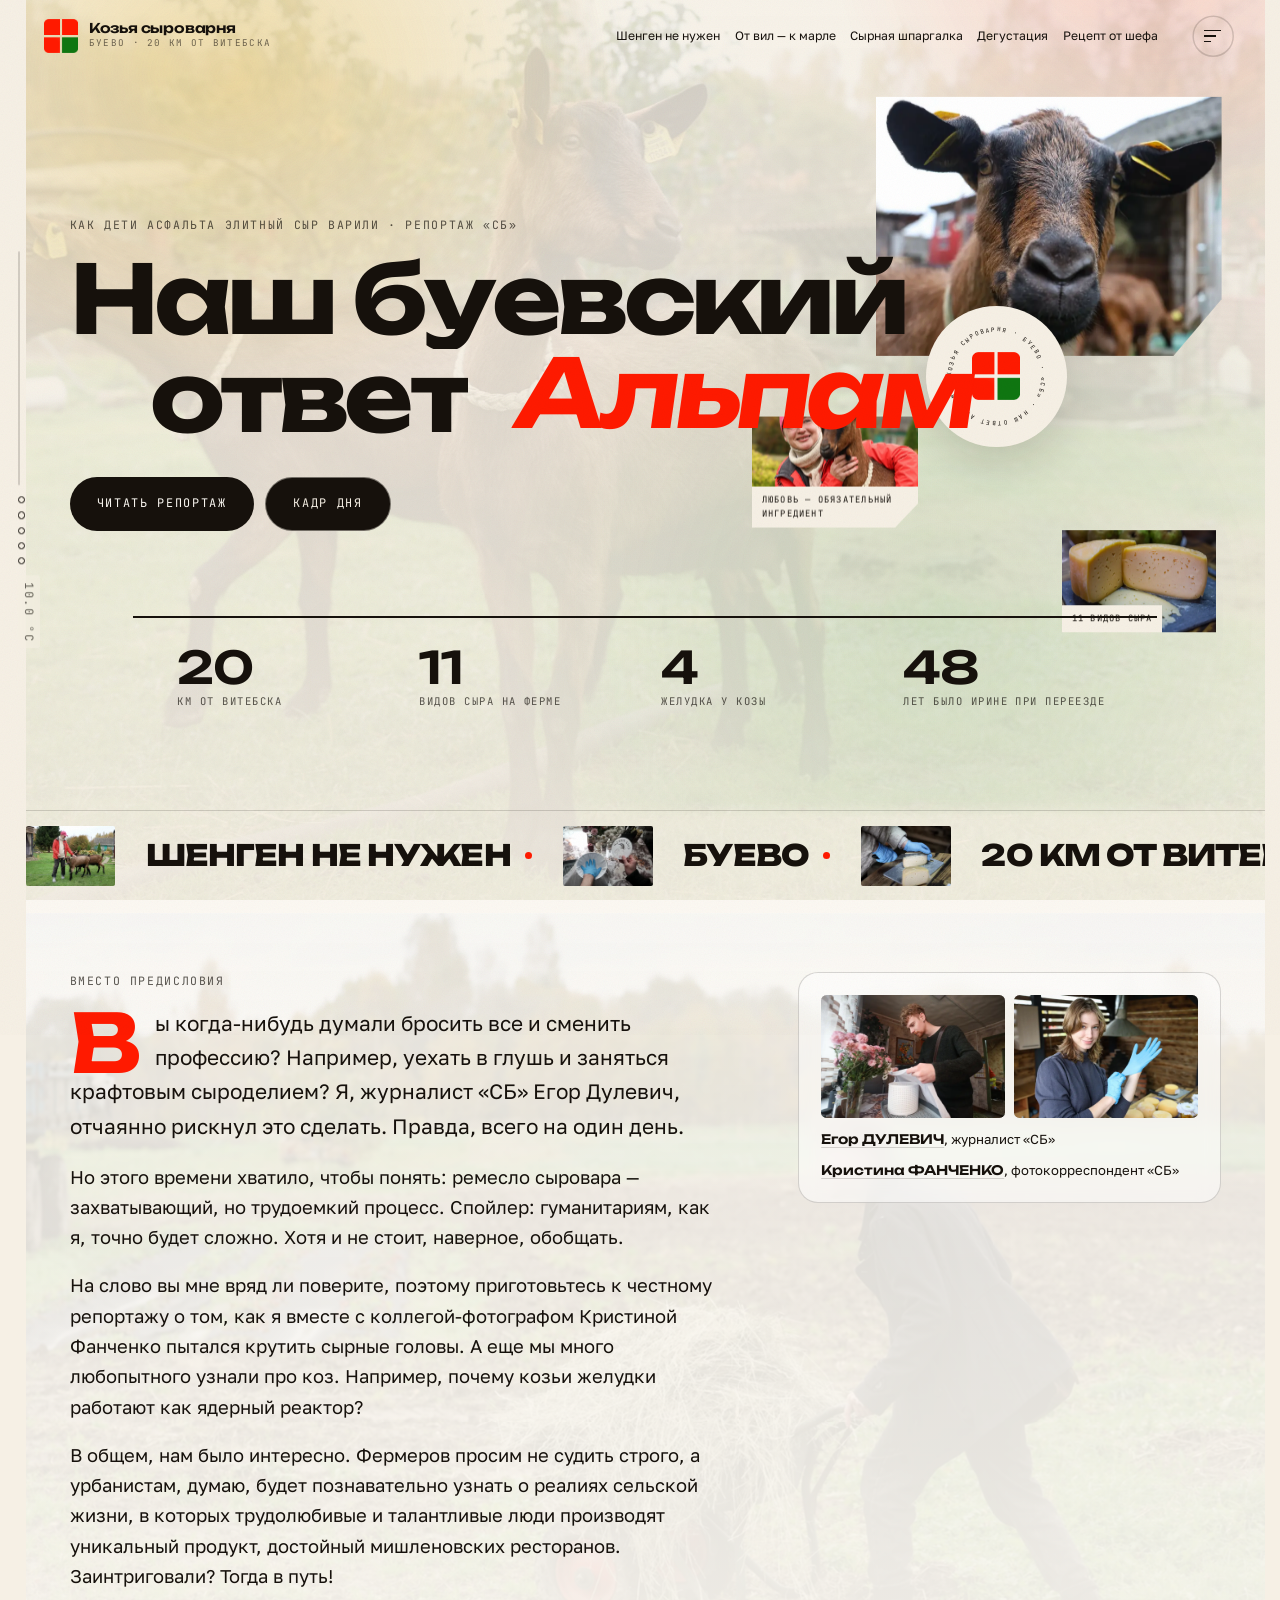
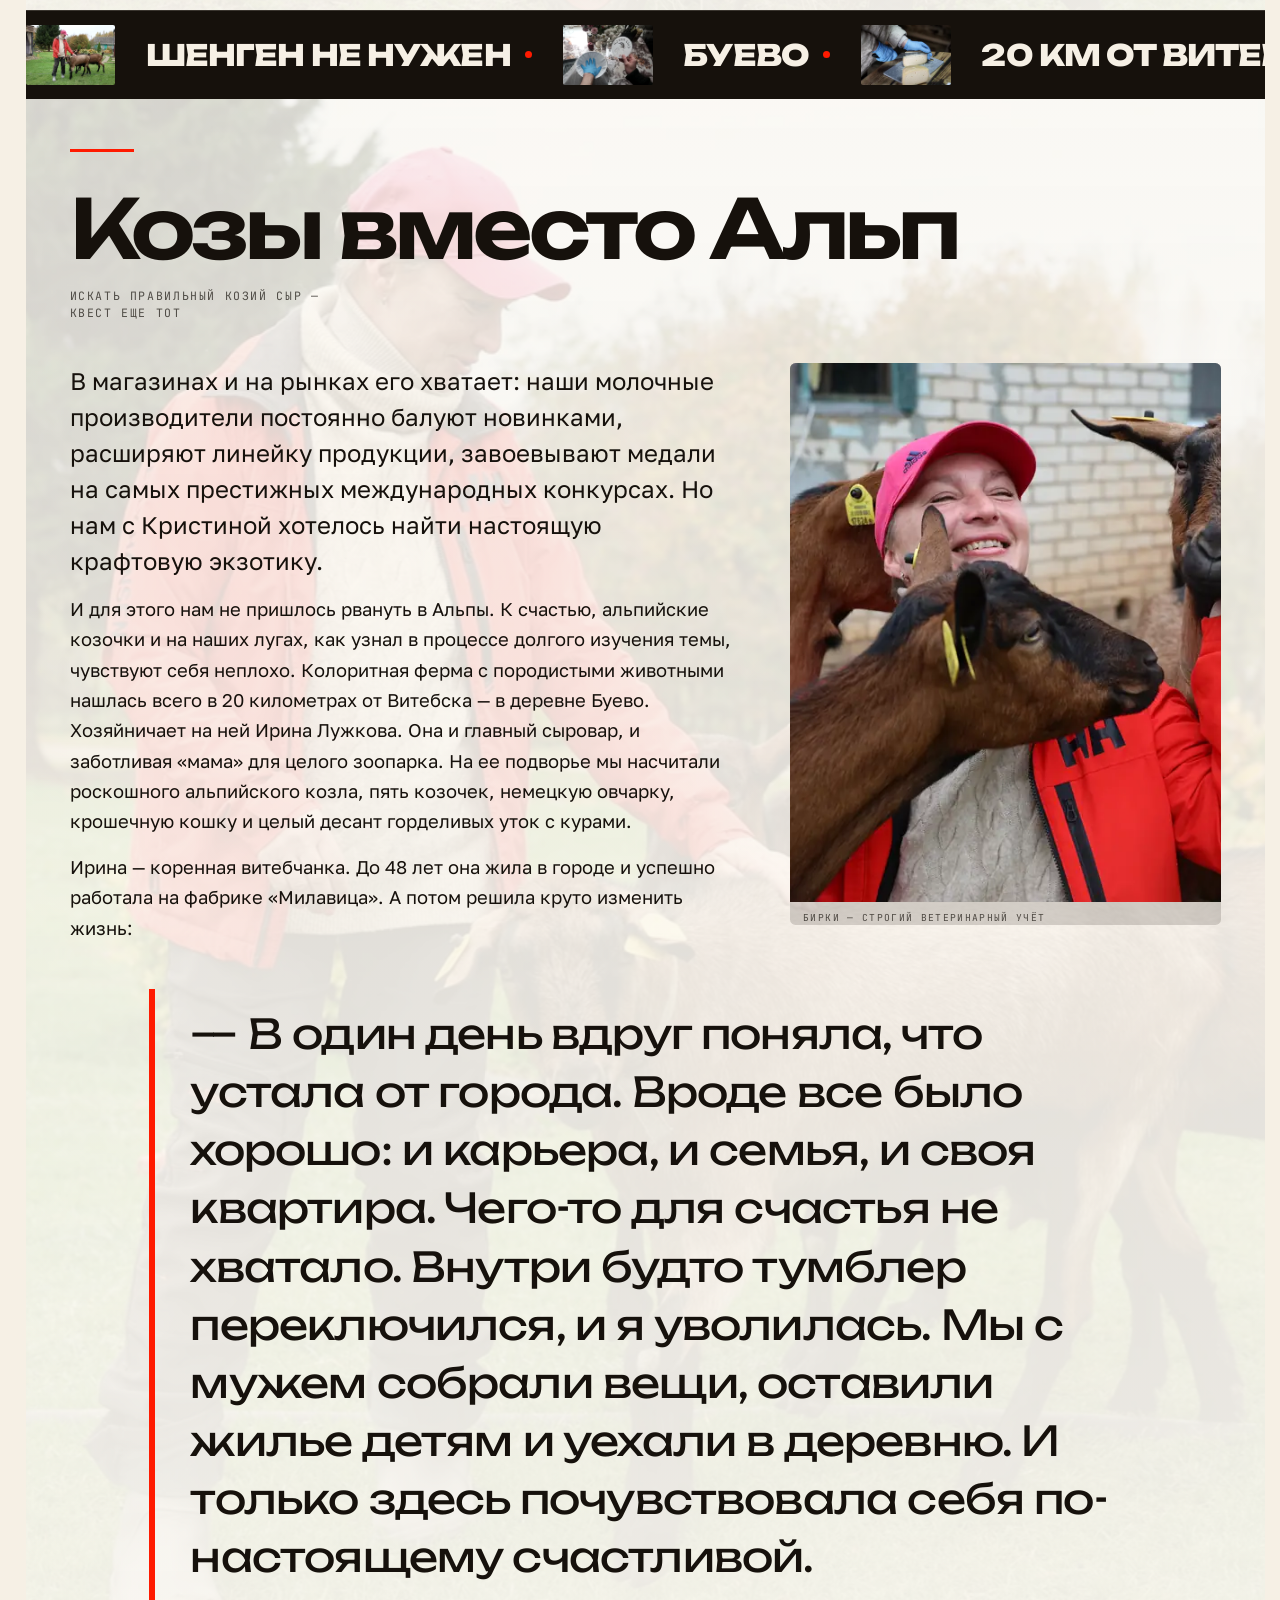
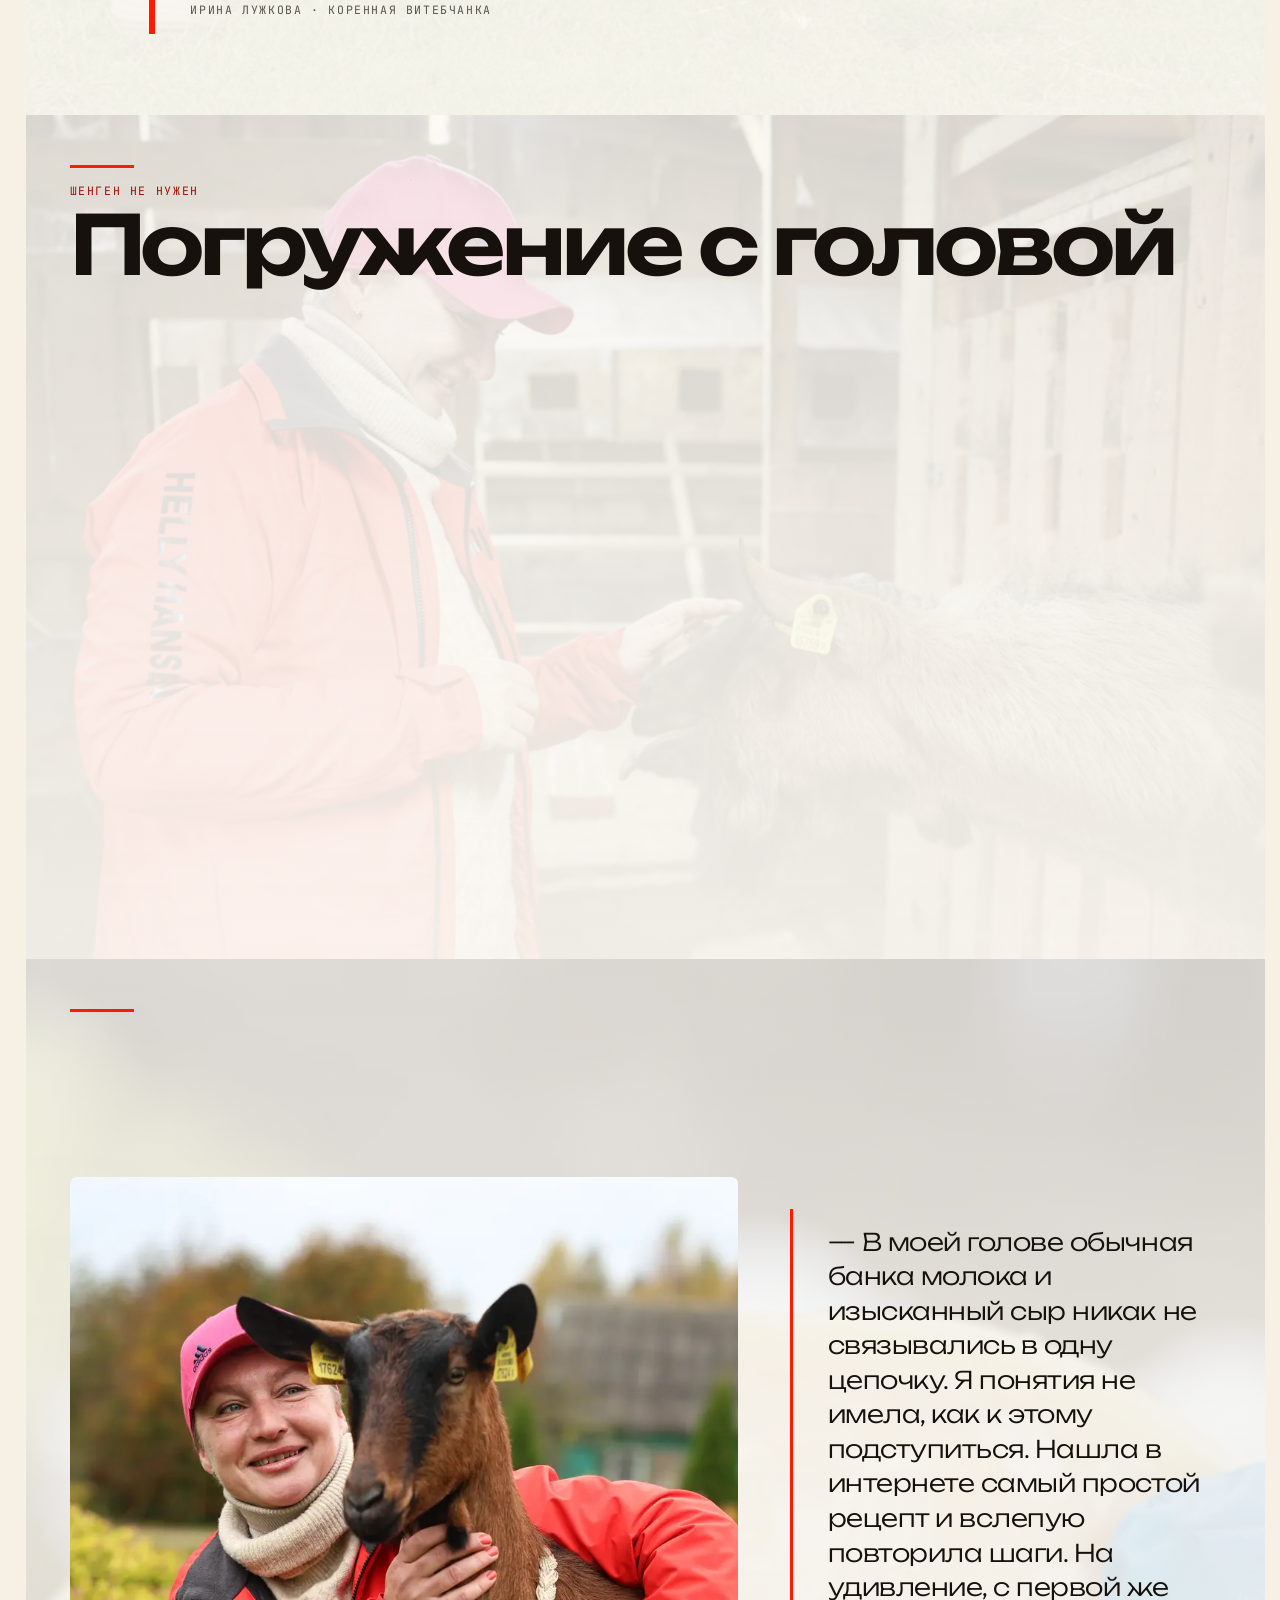
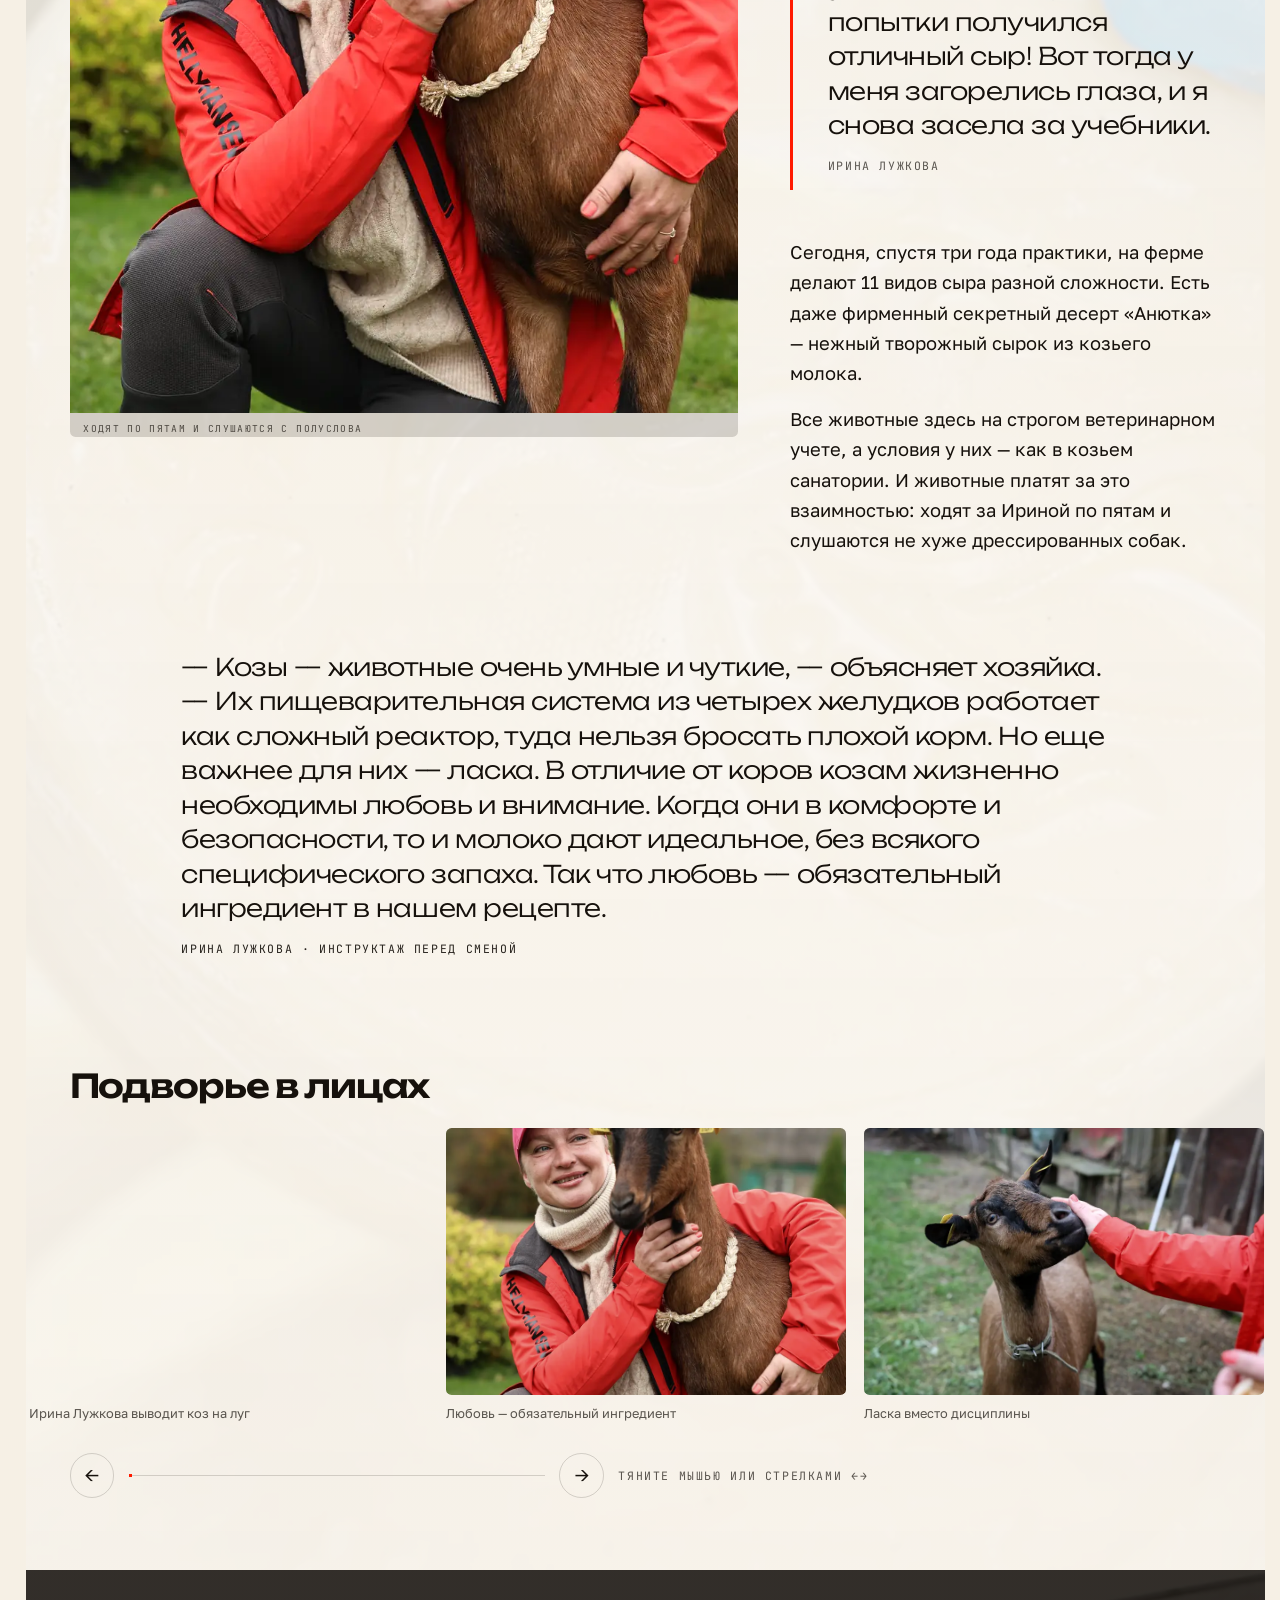
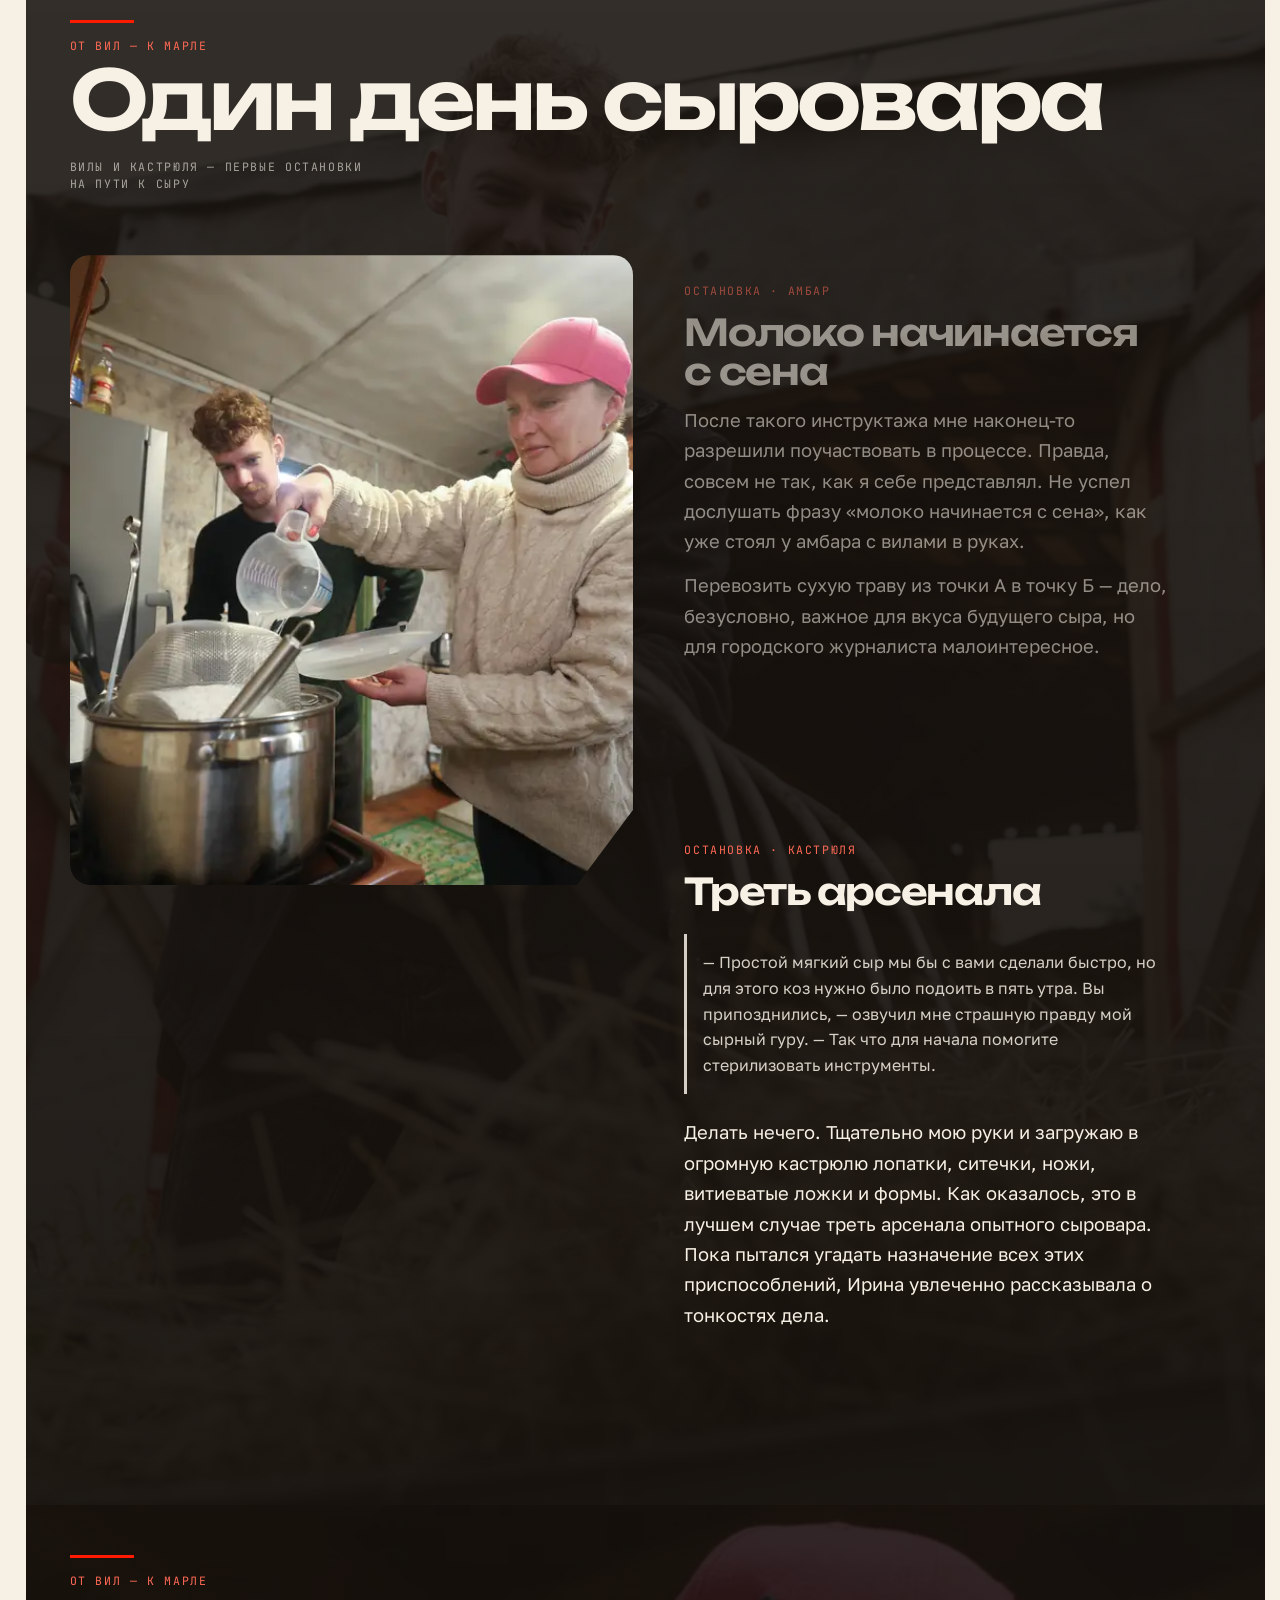
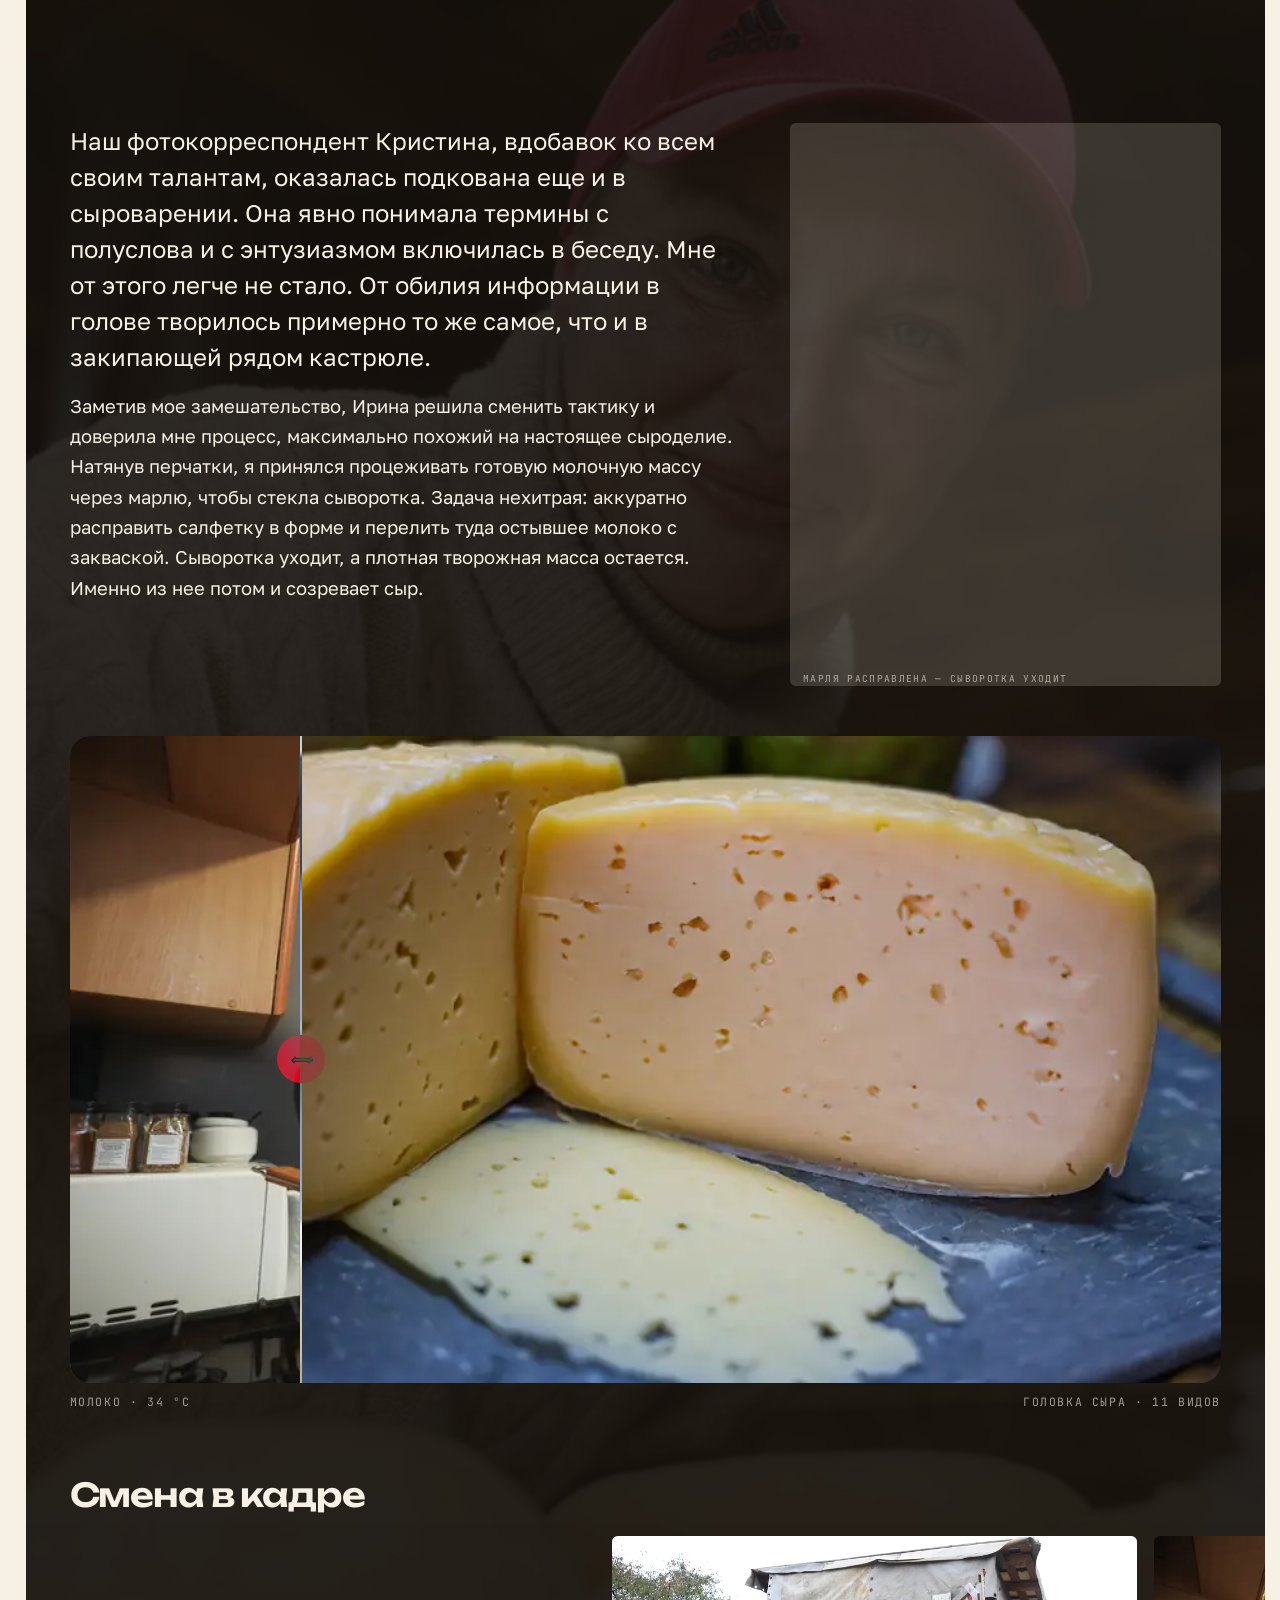
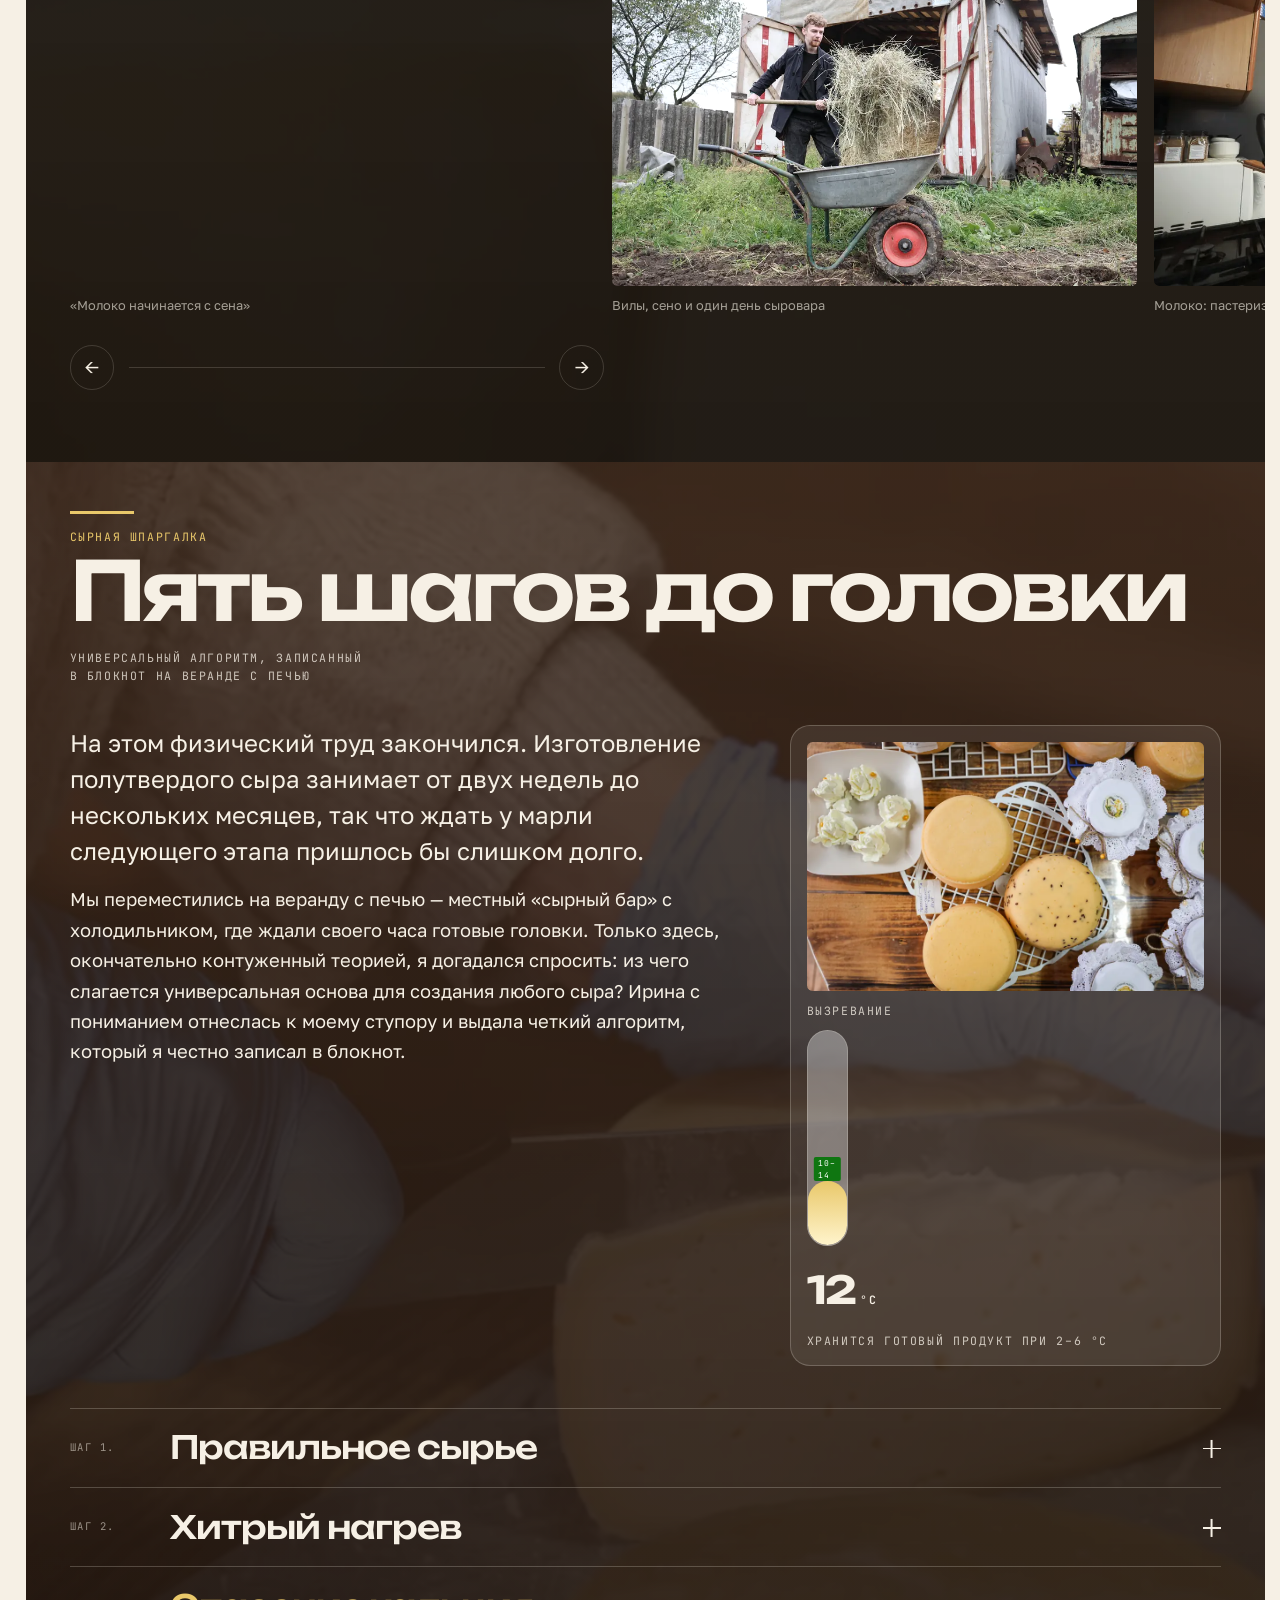
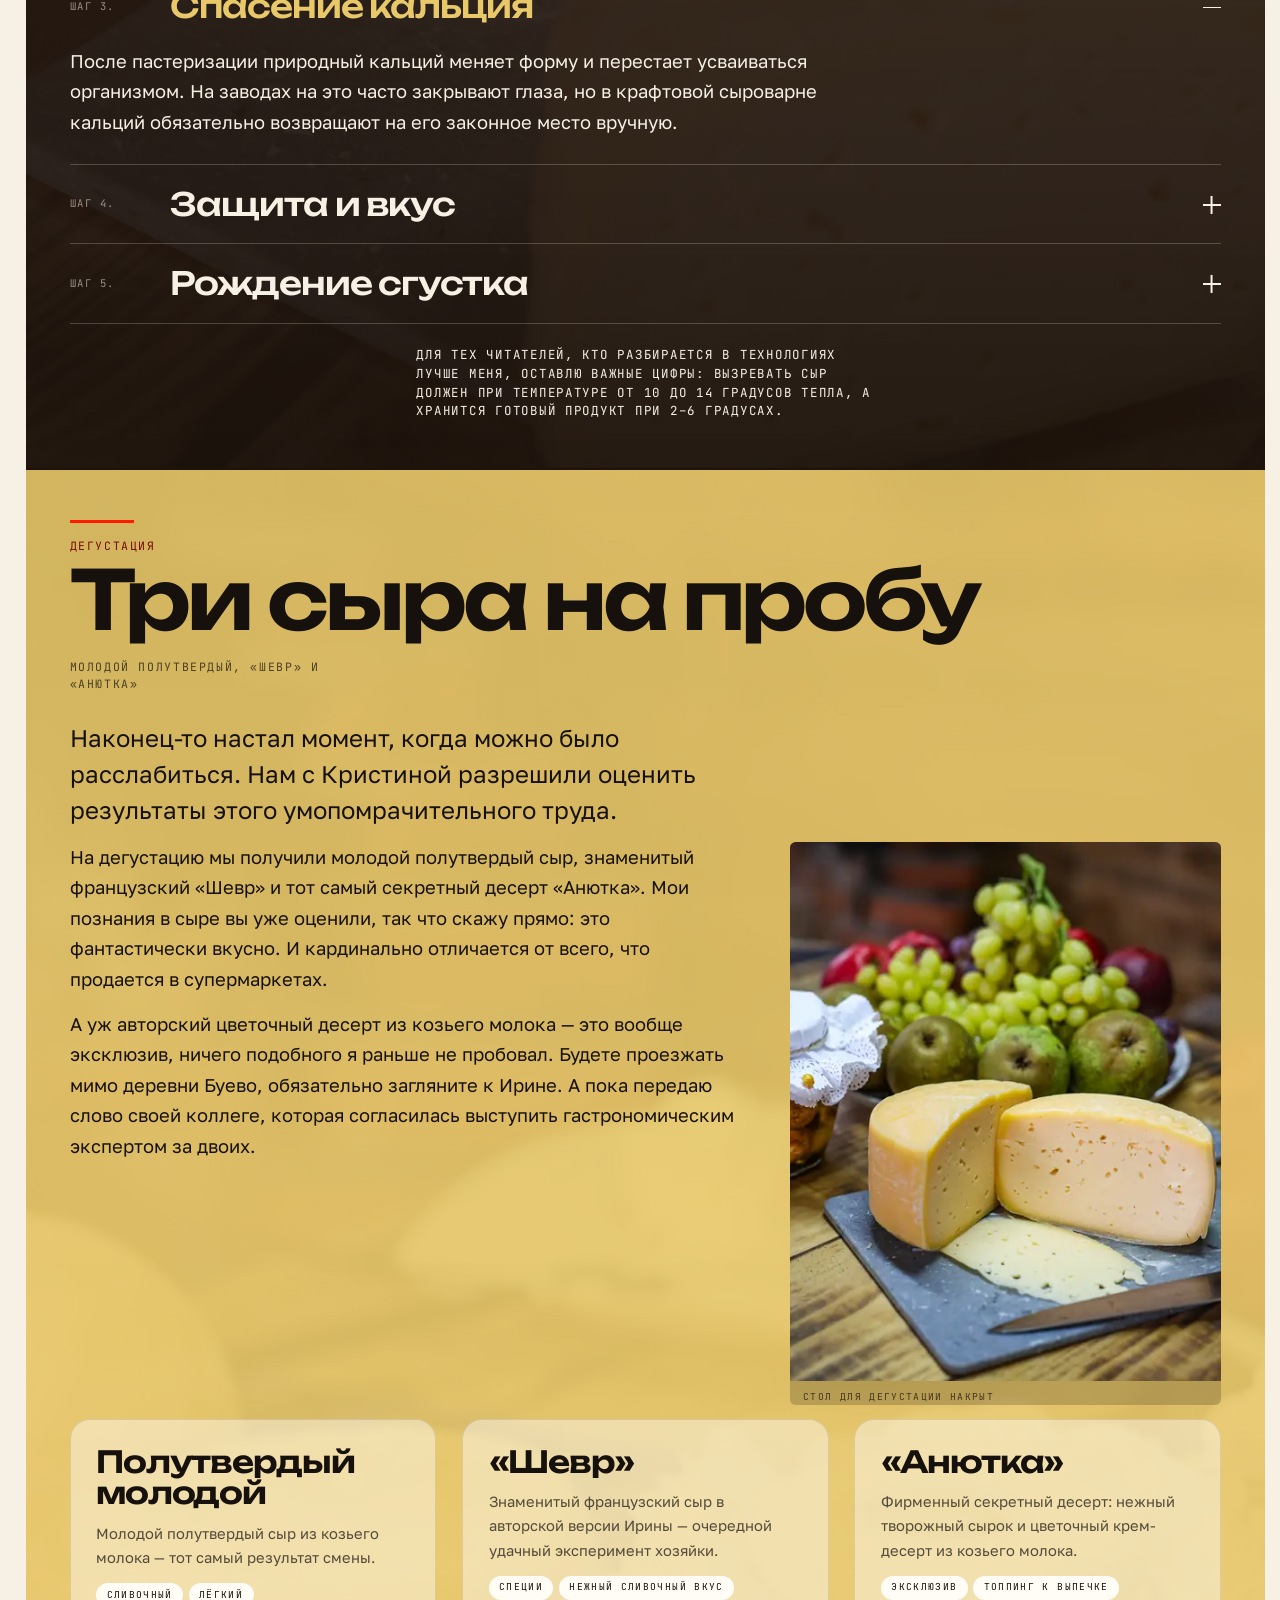
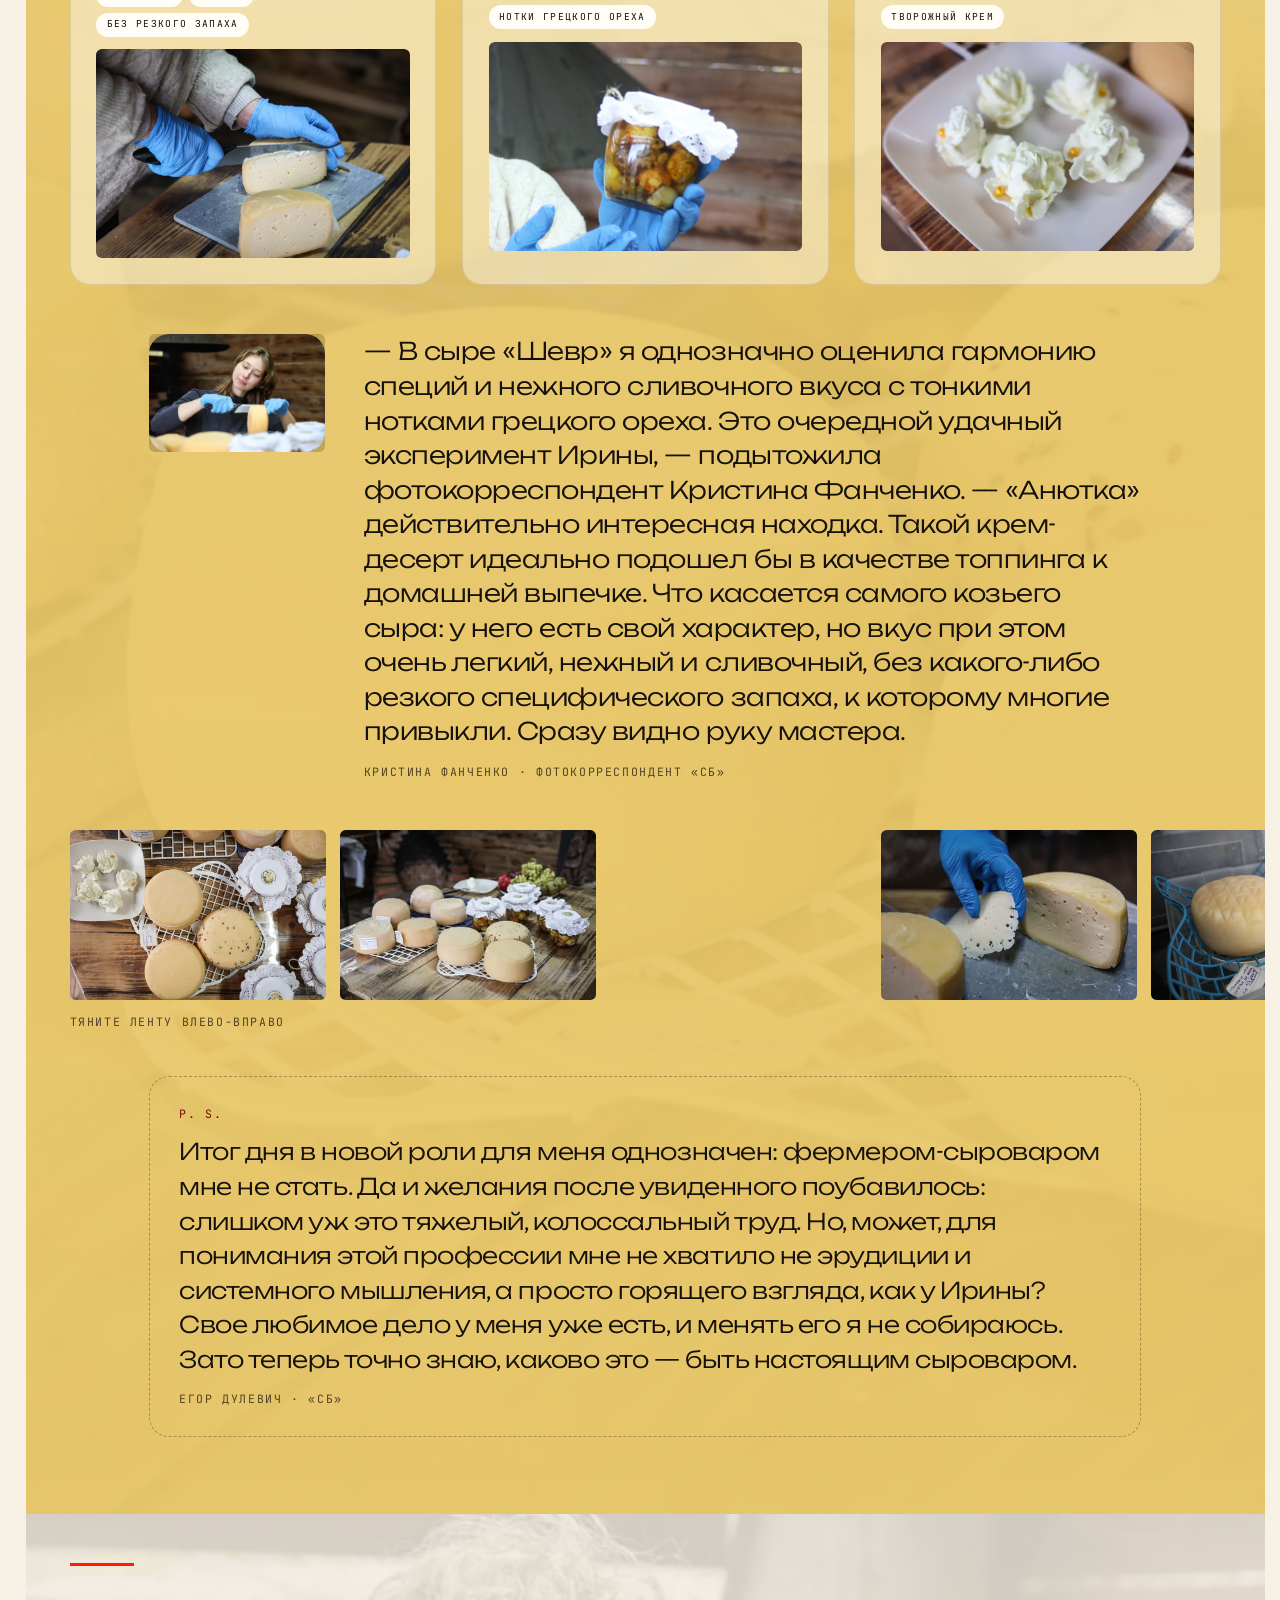
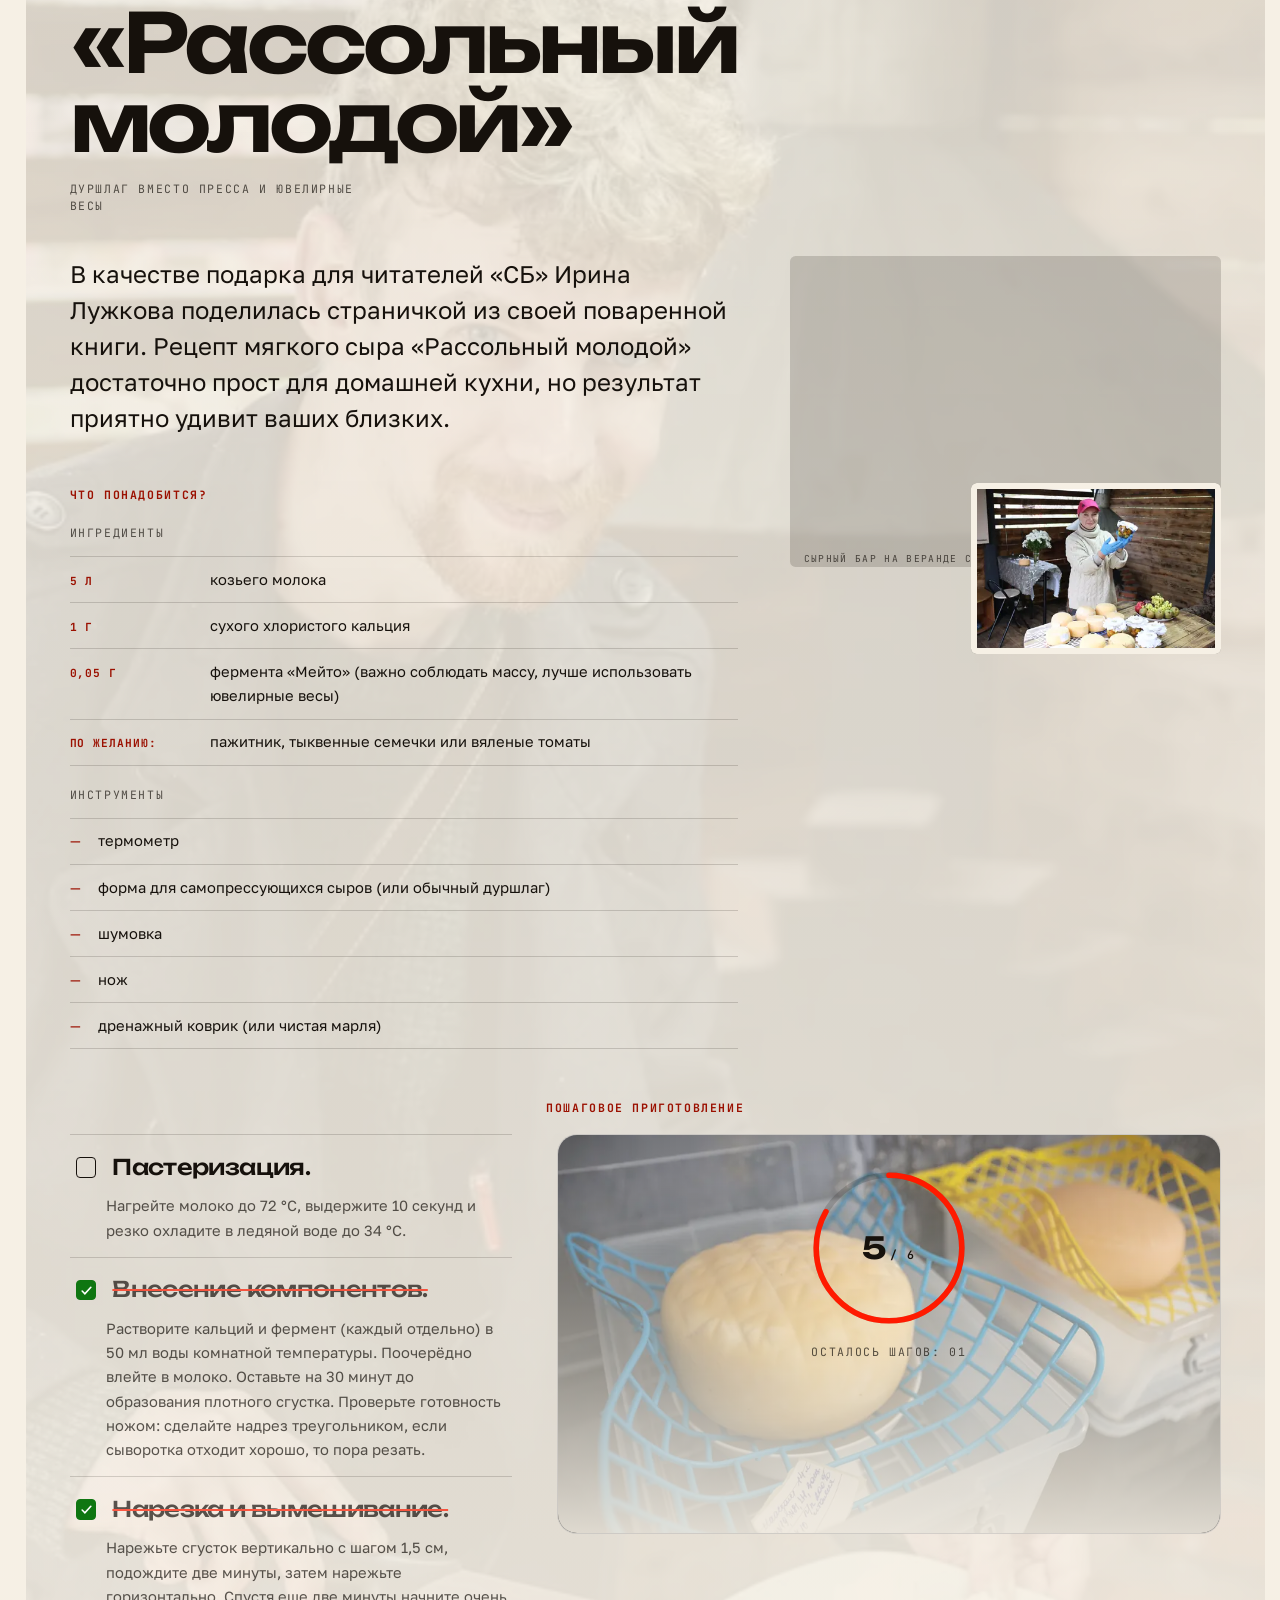
<file: _diag.html>
<!DOCTYPE html>
<html lang="ru" class="no-js">
<head>
<meta charset="utf-8">
<meta name="viewport" content="width=device-width, initial-scale=1">
<title>Как дети асфальта элитный сыр варили — репортаж «СБ» с козьей сыроварни в Буево</title>
<meta name="description" content="Журналисты «СБ» на один день стали сыроварами: козья ферма Ирины Лужковой в деревне Буево, 20 км от Витебска, 11 видов сыра и рецепт «Рассольного молодого».">
<meta name="theme-color" content="#16110C">
<meta property="og:type" content="article">
<meta property="og:title" content="Наш буевский ответ Альпам">
<meta property="og:description" content="Как дети асфальта пытались перехитрить породистых коз и сварить элитный сыр — журналисты «СБ» стали… сыроварами.">
<meta property="og:image" content="assets/img/opt/kyz-34-sm.webp">
<link rel="preconnect" href="https://fonts.googleapis.com">
<link rel="preconnect" href="https://fonts.gstatic.com" crossorigin>
<link rel="stylesheet" href="https://fonts.googleapis.com/css2?family=Unbounded:wght@300..900&family=Golos+Text:wght@400..700&family=JetBrains+Mono:wght@400;500;700&display=swap">
<link rel="stylesheet" href="style.css">
<link rel="icon" href="assets/img/logo.png">
<script>document.documentElement.classList.remove("no-js");document.documentElement.classList.add("js");</script>
</head>
<body class="is-loading" data-theme="milk">

<a class="skip-link" href="#main">Перейти к содержанию</a>

<!-- Прелоадер: четыре квадранта логотипа собираются в знак -->
<div class="loader" id="loader" role="status" aria-live="polite">
  <div class="loader__mark">
    <span class="quadset quadset--loader" aria-hidden="true">
      <img src="assets/img/logo.png" alt="" class="quad quad--tl">
      <img src="assets/img/logo.png" alt="" class="quad quad--tr">
      <img src="assets/img/logo.png" alt="" class="quad quad--bl">
      <img src="assets/img/logo.png" alt="" class="quad quad--br">
    </span>
  </div>
  <p class="loader__value mono"><span data-loader-pct>0</span> %</p>
  <p class="loader__stages mono">молоко → нагрев → сгусток → головка</p>
  <p class="loader__word">Скоро будет сыр</p>
</div>

<!-- Курсор-сырная крошка -->
<div class="cursor" aria-hidden="true">
  <div class="cursor__ring" data-cursor-ring></div>
  <div class="cursor__dot" data-cursor-dot></div>
  <div class="cursor__label mono" data-cursor-label></div>
</div>

<div class="grain" aria-hidden="true"></div>

<!-- Шапка -->
<header class="topbar" id="topbar" data-topbar>
  <a class="brand" href="#top" data-magnetic>
    <span class="quadset quadset--brand" aria-hidden="true" data-quadset>
      <img src="assets/img/logo.png" alt="" class="quad quad--tl">
      <img src="assets/img/logo.png" alt="" class="quad quad--tr">
      <img src="assets/img/logo.png" alt="" class="quad quad--bl">
      <img src="assets/img/logo.png" alt="" class="quad quad--br">
    </span>
    <span class="brand__text">
      <b>Козья сыроварня</b>
      <i class="mono">Буево · 20 км от Витебска</i>
    </span>
  </a>

  <nav class="topnav" aria-label="Разделы репортажа">
    <a class="topnav__link" href="#shengen" data-nav-link>Шенген не нужен</a>
    <a class="topnav__link" href="#vily" data-nav-link>От вил — к марле</a>
    <a class="topnav__link" href="#shpargalka" data-nav-link>Сырная шпаргалка</a>
    <a class="topnav__link" href="#degustacia" data-nav-link>Дегустация</a>
    <a class="topnav__link" href="#recept" data-nav-link>Рецепт от шефа</a>
  </nav>

  <div class="topbar__right">
    <button class="wheelbtn" type="button" id="menuBtn" data-menu-open aria-expanded="false" aria-controls="menu">
      <svg class="wheelbtn__ring" viewBox="0 0 44 44" aria-hidden="true">
        <circle class="wheelbtn__track" cx="22" cy="22" r="19" pathLength="100"></circle>
        <circle class="wheelbtn__prog" cx="22" cy="22" r="19" pathLength="100" data-ring></circle>
      </svg>
      <span class="wheelbtn__bars" aria-hidden="true"><i></i><i></i><i></i></span>
      <span class="sr-only">Открыть меню разделов</span>
    </button>
  </div>
</header>

<!-- Круговое меню «сырная головка» -->
<div class="menu" id="menu" role="dialog" aria-modal="true" aria-label="Разделы репортажа" data-menu>
  <div class="menu__grid">
    <div class="menu__wheelwrap">
      <svg class="wheel" viewBox="0 0 220 220" aria-hidden="true" focusable="false">
        <g data-wheel-wedges>
          <a class="wedge" href="#shengen" data-wheel-item="shengen" tabindex="-1"><path d="M112.72 6.04A104 104 0 0 1 208.03 75.28L159.02 92.64A52 52 0 0 0 111.36 58.02Z"></path></a>
          <a class="wedge" href="#vily" data-wheel-item="vily" tabindex="-1"><path d="M209.72 80.46A104 104 0 0 1 173.31 192.51L141.66 151.25A52 52 0 0 0 159.86 95.23Z"></path></a>
          <a class="wedge" href="#shpargalka" data-wheel-item="shpargalka" tabindex="-1"><path d="M168.91 195.71A104 104 0 0 1 51.09 195.71L80.55 152.85A52 52 0 0 0 139.45 152.85Z"></path></a>
          <a class="wedge" href="#degustacia" data-wheel-item="degustacia" tabindex="-1"><path d="M46.69 192.51A104 104 0 0 1 10.28 80.46L60.14 95.23A52 52 0 0 0 78.34 151.25Z"></path></a>
          <a class="wedge" href="#recept" data-wheel-item="recept" tabindex="-1"><path d="M11.97 75.28A104 104 0 0 1 107.28 6.04L108.64 58.02A52 52 0 0 0 60.98 92.64Z"></path></a>
        </g>
        <g class="wheel__hub">
          <circle cx="110" cy="110" r="46"></circle>
        </g>
      </svg>
      <img class="menu__logo" src="assets/img/logo.png" alt="" width="1440" height="1440" loading="lazy" decoding="async">
      <p class="menu__hint mono">Наведите на сектор — увидите кадр</p>
    </div>

    <nav class="menu__nav" aria-label="Разделы репортажа">
      <p class="menu__eyebrow mono">Содержание репортажа</p>
      <ol class="menu__list">
        <li><a href="#shengen" data-menu-link data-photo="12"><span class="menu__title">Шенген не нужен</span><span class="menu__hint2">Козы, «Милавица» и переезд в деревню</span></a></li>
        <li><a href="#vily" data-menu-link data-photo="41"><span class="menu__title">От вил — к марле</span><span class="menu__hint2">Вилы, стерилизация и сыворотка</span></a></li>
        <li><a href="#shpargalka" data-menu-link data-photo="18"><span class="menu__title">Сырная шпаргалка</span><span class="menu__hint2">Пять шагов до головки сыра</span></a></li>
        <li><a href="#degustacia" data-menu-link data-photo="16"><span class="menu__title">Дегустация</span><span class="menu__hint2">«Шевр», полутвердый и «Анютка»</span></a></li>
        <li><a href="#recept" data-menu-link data-photo="35"><span class="menu__title">Рецепт от шефа</span><span class="menu__hint2">Рассольный молодой — 6 шагов</span></a></li>
      </ol>
      <div class="menu__foot">
        <p class="mono">Фото Кристина Фанченко · «СБ»</p>
        <button class="menu__close" type="button" data-menu-close>Закрыть <span class="mono">ESC</span></button>
      </div>
    </nav>

    <span class="menu__preview" data-menu-preview aria-hidden="true"></span>
  </div>
</div>

<!-- Боковой рельс: шкала «созревания» -->
<aside class="rail" aria-label="Положение в репортаже">
  <div class="rail__thermo" aria-hidden="true"><i data-rail-fill></i></div>
  <ol class="rail__list">
    <li><a href="#shengen" data-nav-link><i></i><span class="mono">Шенген</span></a></li>
    <li><a href="#vily" data-nav-link><i></i><span class="mono">Вилы</span></a></li>
    <li><a href="#shpargalka" data-nav-link><i></i><span class="mono">Шпаргалка</span></a></li>
    <li><a href="#degustacia" data-nav-link><i></i><span class="mono">Дегустация</span></a></li>
    <li><a href="#recept" data-nav-link><i></i><span class="mono">Рецепт</span></a></li>
  </ol>
  <p class="rail__temp mono" aria-hidden="true"><span data-rail-temp>10.0</span> °C</p>
</aside>

<!-- Кнопка «наверх»: закреплена справа снизу, появляется сразу после героя -->
<a class="to-top" href="#top" data-to-top aria-label="Наверх">
  <svg viewBox="0 0 24 24" aria-hidden="true" focusable="false">
    <path d="M12 19V5M6 11l6-6 6 6" fill="none" stroke="currentColor" stroke-width="1.7" stroke-linecap="round" stroke-linejoin="round"></path>
  </svg>
</a>

<main id="main">

<!-- Герой -->
<section class="hero" id="top" data-theme="milk" data-scene="hero" data-bg="49">
  <div class="sec__bg" aria-hidden="true">
    <picture data-parallax="0.04">
      <source type="image/webp" srcset="assets/img/opt/kyz-49-sm.webp 900w, assets/img/opt/kyz-49-md.webp 1700w" sizes="100vw">
      <img src="assets/img/opt/kyz-49-sm.webp" alt="" width="900" height="600" loading="lazy" fetchpriority="low" decoding="async">
    </picture>
  </div>
  <div class="hero__glow" aria-hidden="true"></div>

  <div class="hero__stage">
    <figure class="hero__shot hero__shot--main" data-parallax="0.05" data-tilt>
      <picture>
        <source type="image/webp" srcset="assets/img/opt/kyz-34-sm.webp 900w, assets/img/opt/kyz-34-md.webp 1700w" sizes="(max-width: 900px) 92vw, 46vw">
        <img src="assets/img/opt/kyz-34-sm.webp" alt="Альпийская коза смотрит прямо в кадр на ферме в Буево" width="1700" height="1133" fetchpriority="high" decoding="async">
      </picture>
    </figure>
    <figure class="hero__shot hero__shot--left" data-parallax="0.13" data-tilt>
      <picture>
        <source type="image/webp" srcset="assets/img/opt/kyz-29-sm.webp 900w, assets/img/opt/kyz-29-md.webp 1700w" sizes="(max-width: 900px) 60vw, 26vw">
        <img src="assets/img/opt/kyz-29-sm.webp" alt="Ирина Лужкова обнимает козу у сарая" width="1700" height="1133" loading="lazy" decoding="async">
      </picture>
      <figcaption class="mono">Любовь — обязательный ингредиент</figcaption>
    </figure>
    <figure class="hero__shot hero__shot--right" data-parallax="0.19" data-tilt>
      <picture>
        <source type="image/webp" srcset="assets/img/opt/kyz-38-sm.webp 900w, assets/img/opt/kyz-38-md.webp 1700w" sizes="(max-width: 900px) 54vw, 22vw">
        <img src="assets/img/opt/kyz-38-sm.webp" alt="Разрезанные головки полутвердого козьего сыра" width="1700" height="1133" loading="lazy" decoding="async">
      </picture>
      <figcaption class="mono">11 видов сыра</figcaption>
    </figure>
  </div>

  <div class="hero__body">
    <p class="kicker mono" data-reveal="fade">Как дети асфальта элитный сыр варили · репортаж «СБ»</p>
    <h1 class="hero__title">
      <span class="line"><b data-split="chars">Наш буевский</b></span>
      <span class="line"><b data-split="chars">ответ</b> <em data-split="chars">Альпам</em></span>
    </h1>
    
    <div class="hero__cta" data-reveal="up">
      <a class="btn btn--solid" href="#intro" data-magnetic>Читать репортаж</a>
      <button class="btn btn--outline" type="button" data-lightbox-open data-photo="35" data-magnetic>Кадр дня</button>
    </div>
  </div>

  <div class="seal" data-spin aria-hidden="true">
    <svg viewBox="0 0 200 200">
      <defs><path id="sealPath" d="M100,100 m-72,0 a72,72 0 1,1 144,0 a72,72 0 1,1 -144,0"></path></defs>
      <text class="seal__text"><textPath href="#sealPath">Козья сыроварня · Буево · «СБ» · наш ответ Альпам · </textPath></text>
    </svg>
    <span class="quadset quadset--seal" aria-hidden="true">
      <img src="assets/img/logo.png" alt="" class="quad quad--tl" loading="lazy">
      <img src="assets/img/logo.png" alt="" class="quad quad--tr" loading="lazy">
      <img src="assets/img/logo.png" alt="" class="quad quad--bl" loading="lazy">
      <img src="assets/img/logo.png" alt="" class="quad quad--br" loading="lazy">
    </span>
  </div>

  <dl class="hero__stats" data-reveal="stagger">
    <div class="stat"><dt class="mono">км от Витебска</dt><dd><span data-counter="20">20</span></dd></div>
    <div class="stat"><dt class="mono">видов сыра на ферме</dt><dd><span data-counter="11">11</span></dd></div>
    <div class="stat"><dt class="mono">желудка у козы</dt><dd><span data-counter="4">4</span></dd></div>
    <div class="stat"><dt class="mono">лет было Ирине при переезде</dt><dd><span data-counter="48">48</span></dd></div>
  </dl>

  <div class="ticker" data-marquee data-speed="64" data-marquee-source="ticker" aria-hidden="true"></div>
</section>
<!-- Вместо предисловия -->
<section class="intro" id="intro" data-theme="paper" data-scene="intro" data-bg="20">
  <div class="sec__bg" aria-hidden="true">
    <picture data-parallax="0.05">
      <source type="image/webp" srcset="assets/img/opt/kyz-20-sm.webp 900w, assets/img/opt/kyz-20-md.webp 1700w" sizes="100vw">
      <img src="assets/img/opt/kyz-20-sm.webp" alt="" width="900" height="600" loading="lazy" decoding="async">
    </picture>
  </div>
  <div class="wrap intro__grid">
    <div class="intro__text">
      <p class="kicker mono" data-reveal="fade">Вместо предисловия</p>
      <p class="intro__drop" data-reveal="up"><span class="dropcap" aria-hidden="true">В</span>ы когда-нибудь думали бросить все и сменить профессию? Например, уехать в глушь и заняться крафтовым сыроделием? Я, журналист «СБ» Егор Дулевич, отчаянно рискнул это сделать. Правда, всего на один день.</p>
      <p data-reveal="up">Но этого времени хватило, чтобы понять: ремесло сыровара — захватывающий, но трудоемкий процесс. Спойлер: гуманитариям, как я, точно будет сложно. Хотя и не стоит, наверное, обобщать.</p>
      <p data-reveal="up">На слово вы мне вряд ли поверите, поэтому приготовьтесь к честному репортажу о том, как я вместе с коллегой-фотографом Кристиной Фанченко пытался крутить сырные головы. А еще мы много любопытного узнали про коз. Например, почему козьи желудки работают как ядерный реактор?</p>
      <p data-reveal="up">В общем, нам было интересно. Фермеров просим не судить строго, а урбанистам, думаю, будет познавательно узнать о реалиях сельской жизни, в которых трудолюбивые и талантливые люди производят уникальный продукт, достойный мишленовских ресторанов. Заинтриговали? Тогда в путь!</p>
    </div>

    <aside class="authcard" data-reveal="up">
      <div class="authcard__faces">
        <figure class="ph ph--avatar" data-photo="03">
          <picture>
            <source type="image/webp" srcset="assets/img/opt/kyz-03-sm.webp 900w" sizes="(max-width: 700px) 46vw, 320px">
            <img src="assets/img/opt/kyz-03-sm.webp" alt="Журналист «СБ» Егор Дулевич процеживает сырную массу" width="900" height="600" loading="lazy" decoding="async">
          </picture>
        </figure>
        <figure class="ph ph--avatar" data-photo="42">
          <picture>
            <source type="image/webp" srcset="assets/img/opt/kyz-42-sm.webp 900w" sizes="(max-width: 700px) 46vw, 320px">
            <img src="assets/img/opt/kyz-42-sm.webp" alt="Фотокорреспондент «СБ» Кристина Фанченко в перчатках" width="900" height="600" loading="lazy" decoding="async">
          </picture>
        </figure>
      </div>
      <p class="authcard__who"><a class="author-link" href="https://www.sb.by/author/2009089-egor-dulevich/" target="_blank" rel="noopener"><b>Егор ДУЛЕВИЧ</b></a>, журналист «СБ»</p>
      <p class="authcard__who"><a class="author-link" href="https://www.sb.by/author/1885850-kristina-fanchenko-20241119/" target="_blank" rel="noopener"><b>Кристина ФАНЧЕНКО</b></a>, фотокорреспондент «СБ»</p>
    </aside>
  </div>

  <div class="ticker ticker--ink" data-marquee data-speed="-52" data-marquee-source="ticker" aria-hidden="true"></div>
</section>

<!-- 01 Шенген не нужен -->
<section class="sec sec--shengen" id="shengen" data-theme="paper" data-scene="shengen" data-bg="01">
  <div class="sec__bg" aria-hidden="true">
    <picture data-parallax="0.05">
      <source type="image/webp" srcset="assets/img/opt/kyz-01-sm.webp 900w, assets/img/opt/kyz-01-md.webp 1700w" sizes="100vw">
      <img src="assets/img/opt/kyz-01-sm.webp" alt="" width="900" height="600" loading="lazy" decoding="async">
    </picture>
  </div>
  <header class="sechead">
    <p class="sechead__num mono" data-reveal="fade">Шенген не нужен</p>
    <h2 class="sechead__title" data-split="words">Козы вместо Альп</h2>
    <p class="sechead__note mono" data-reveal="fade">Искать правильный козий сыр — квест еще тот</p>
  </header>

  <div class="wrap cols">
    <div class="col col--wide">
      <p class="lead" data-reveal="up">В магазинах и на рынках его хватает: наши молочные производители постоянно балуют новинками, расширяют линейку продукции, завоевывают медали на самых престижных международных конкурсах. Но нам с Кристиной хотелось найти настоящую крафтовую экзотику.</p>
      <p data-reveal="up">И для этого нам не пришлось рвануть в Альпы. К счастью, альпийские козочки и на наших лугах, как узнал в процессе долгого изучения темы, чувствуют себя неплохо. Колоритная ферма с породистыми животными нашлась всего в 20 километрах от Витебска — в деревне Буево. Хозяйничает на ней Ирина Лужкова. Она и главный сыровар, и заботливая «мама» для целого зоопарка. На ее подворье мы насчитали роскошного альпийского козла, пять козочек, немецкую овчарку, крошечную кошку и целый десант горделивых уток с курами.</p>
      <p data-reveal="up">Ирина — коренная витебчанка. До 48 лет она жила в городе и успешно работала на фабрике «Милавица». А потом решила круто изменить жизнь:</p>
    </div>
    <div class="col">
      <figure class="ph ph--portrait" data-reveal="clip" data-tilt>
        <picture>
          <source type="image/webp" srcset="assets/img/opt/kyz-12-sm.webp 900w, assets/img/opt/kyz-12-md.webp 1700w" sizes="(max-width: 900px) 92vw, 30vw">
          <img src="assets/img/opt/kyz-12-sm.webp" alt="Ирина Лужкова обнимает двух коз с ветеринарными бирками" width="1700" height="1133" loading="lazy" decoding="async">
        </picture>
        <figcaption class="mono">Бирки — строгий ветеринарный учёт</figcaption>
      </figure>
    </div>
  </div>

  <blockquote class="quote quote--big" data-reveal="up">
    <p>— В один день вдруг поняла, что устала от города. Вроде все было хорошо: и карьера, и семья, и своя квартира. Чего-то для счастья не хватало. Внутри будто тумблер переключился, и я уволилась. Мы с мужем собрали вещи, оставили жилье детям и уехали в деревню. И только здесь почувствовала себя по-настоящему счастливой.</p>
    <footer class="mono">Ирина Лужкова · коренная витебчанка</footer>
  </blockquote>
</section>

<!-- 01 Шенген не нужен · продолжение -->
<section class="sec sec--shengen" id="shengen-2" data-theme="paper" data-scene="shengen-2" data-parent="shengen" data-bg="31">
  <div class="sec__bg" aria-hidden="true">
    <picture data-parallax="0.05">
      <source type="image/webp" srcset="assets/img/opt/kyz-31-sm.webp 900w, assets/img/opt/kyz-31-md.webp 1700w" sizes="100vw">
      <img src="assets/img/opt/kyz-31-sm.webp" alt="" width="900" height="600" loading="lazy" decoding="async">
    </picture>
  </div>
  <header class="sechead">
    <p class="sechead__num mono" data-reveal="fade">Шенген не нужен</p>
    <h2 class="sechead__title" data-split="words">Погружение с головой</h2>
  </header>

  <div class="wrap cols">
    <div class="col col--wide">
      <p class="lead" data-reveal="up">После городской суеты деревенская тишина поначалу показалась новым сельчанам скучной. Энергия требовала выхода, и Ирина решила завести козу.</p>
      <blockquote class="quote quote--inline" data-reveal="up">
        <p>— Я человек дотошный: если за что-то берусь, то погружаюсь с головой, — смеется хозяйка. — Просто купить козу на рынке — не мой вариант. Я перерыла горы книг, изучила все породы и особенности ухода.</p>
      </blockquote>
      <p data-reveal="up">За своими первыми альпийскими козами Ирина поехала в Россию — в Нижегородскую и Волгоградскую области. Привезла и начала заботиться о них. Через год молока стало так много, что возник новый вопрос: что с ним делать? Знакомая подсказала: вари сыр.</p>
    </div>
    <figure class="ph ph--portrait" data-reveal="clip" data-tilt>
      <picture>
        <source type="image/webp" srcset="assets/img/opt/kyz-04-sm.webp 900w, assets/img/opt/kyz-04-md.webp 1700w" sizes="(max-width: 900px) 92vw, 30vw">
        <img src="assets/img/opt/kyz-04-sm.webp" alt="Альпийская коза крупным планом у деревянного забора" width="1700" height="1133" loading="lazy" decoding="async">
      </picture>
      <figcaption class="mono">Породы Ирина выбирала по книгам</figcaption>
    </figure>
  </div>
</section>

<!-- 01 Шенген не нужен · продолжение -->
<section class="sec sec--shengen" id="shengen-3" data-theme="paper" data-scene="shengen-3" data-parent="shengen" data-bg="32">
  <div class="sec__bg" aria-hidden="true">
    <picture data-parallax="0.05">
      <source type="image/webp" srcset="assets/img/opt/kyz-32-sm.webp 900w, assets/img/opt/kyz-32-md.webp 1700w" sizes="100vw">
      <img src="assets/img/opt/kyz-32-sm.webp" alt="" width="900" height="600" loading="lazy" decoding="async">
    </picture>
  </div>
  <header class="sechead">
    <p class="sechead__num mono" data-reveal="fade">Шенген не нужен</p>
    <h2 class="sechead__title" data-split="words">Три года практики</h2>
  </header>

  <div class="wrap cols cols--flip">
    <div class="col col--wide">
      <blockquote class="quote" data-reveal="up">
        <p>— В моей голове обычная банка молока и изысканный сыр никак не связывались в одну цепочку. Я понятия не имела, как к этому подступиться. Нашла в интернете самый простой рецепт и вслепую повторила шаги. На удивление, с первой же попытки получился отличный сыр! Вот тогда у меня загорелись глаза, и я снова засела за учебники.</p>
        <footer class="mono">Ирина Лужкова</footer>
      </blockquote>
      <p data-reveal="up">Сегодня, спустя три года практики, на ферме делают 11 видов сыра разной сложности. Есть даже фирменный секретный десерт «Анютка» — нежный творожный сырок из козьего молока.</p>
      <p data-reveal="up">Все животные здесь на строгом ветеринарном учете, а условия у них — как в козьем санатории. И животные платят за это взаимностью: ходят за Ириной по пятам и слушаются не хуже дрессированных собак.</p>
    </div>
    <figure class="ph ph--portrait" data-reveal="clip" data-tilt>
      <picture>
        <source type="image/webp" srcset="assets/img/opt/kyz-29-sm.webp 900w, assets/img/opt/kyz-29-md.webp 1700w" sizes="(max-width: 900px) 92vw, 30vw">
        <img src="assets/img/opt/kyz-29-sm.webp" alt="Ирина Лужкова держит козу за шею у сарая" width="1700" height="1133" loading="lazy" decoding="async">
      </picture>
      <figcaption class="mono">Ходят по пятам и слушаются с полуслова</figcaption>
    </figure>
  </div>

  <blockquote class="quote quote--red" data-reveal="up">
    <p>— Козы — животные очень умные и чуткие, — объясняет хозяйка. — Их пищеварительная система из четырех желудков работает как сложный реактор, туда нельзя бросать плохой корм. Но еще важнее для них — ласка. В отличие от коров козам жизненно необходимы любовь и внимание. Когда они в комфорте и безопасности, то и молоко дают идеальное, без всякого специфического запаха. Так что любовь — обязательный ингредиент в нашем рецепте.</p>
    <footer class="mono">Ирина Лужкова · инструктаж перед сменой</footer>
  </blockquote>

  <!-- Карусель: жители подворья -->
  <div class="carousel" data-carousel data-carousel-group="farm" data-carousel-name="Жители подворья">
    <div class="carousel__head wrap">
      <h3 class="carousel__title">Подворье в лицах</h3>
      <p class="carousel__meta mono" aria-hidden="true"><span data-carousel-status>01 / 16</span></p>
    </div>
    <div class="carousel__track" data-carousel-track role="region" aria-label="Карусель: животные подворья в Буево" tabindex="0">
      <figure class="slide" data-photo="01">
        <picture>
          <source type="image/webp" srcset="assets/img/opt/kyz-01-sm.webp 900w, assets/img/opt/kyz-01-md.webp 1700w" sizes="(max-width: 700px) 78vw, 34vw">
          <img src="assets/img/opt/kyz-01-sm.webp" alt="Ирина Лужкова выводит коз на луг" width="1700" height="1133" loading="lazy" decoding="async">
        </picture>
        <figcaption>Ирина Лужкова выводит коз на луг</figcaption>
      </figure>
      <figure class="slide" data-photo="29">
        <picture>
          <source type="image/webp" srcset="assets/img/opt/kyz-29-sm.webp 900w, assets/img/opt/kyz-29-md.webp 1700w" sizes="(max-width: 700px) 78vw, 34vw">
          <img src="assets/img/opt/kyz-29-sm.webp" alt="Ирина Лужкова обнимает козу" width="1700" height="1133" loading="lazy" decoding="async">
        </picture>
        <figcaption>Любовь — обязательный ингредиент</figcaption>
      </figure>
      <figure class="slide" data-photo="05">
        <picture>
          <source type="image/webp" srcset="assets/img/opt/kyz-05-sm.webp 900w, assets/img/opt/kyz-05-md.webp 1700w" sizes="(max-width: 700px) 78vw, 34vw">
          <img src="assets/img/opt/kyz-05-sm.webp" alt="Рука в красном рукаве гладит козу" width="1700" height="1133" loading="lazy" decoding="async">
        </picture>
        <figcaption>Ласка вместо дисциплины</figcaption>
      </figure>
    </div>
    <div class="carousel__controls wrap">
      <button class="cbtn" type="button" data-carousel-prev aria-label="Предыдущий кадр">←</button>
      <div class="carousel__bar" aria-hidden="true"><i data-carousel-bar></i></div>
      <button class="cbtn" type="button" data-carousel-next aria-label="Следующий кадр">→</button>
      <p class="carousel__hint mono">Тяните мышью или стрелками ←→</p>
    </div>
  </div>
</section>
<!-- 02 От вил — к марле -->
<section class="sec sec--vily" id="vily" data-theme="ink" data-scene="vily" data-bg="06">
  <div class="sec__bg" aria-hidden="true">
    <picture data-parallax="0.05">
      <source type="image/webp" srcset="assets/img/opt/kyz-06-sm.webp 900w, assets/img/opt/kyz-06-md.webp 1700w" sizes="100vw">
      <img src="assets/img/opt/kyz-06-sm.webp" alt="" width="900" height="600" loading="lazy" decoding="async">
    </picture>
  </div>
  <header class="sechead">
    <p class="sechead__num mono" data-reveal="fade">От вил — к марле</p>
    <h2 class="sechead__title" data-split="words">Один день сыровара</h2>
    <p class="sechead__note mono" data-reveal="fade">Вилы и кастрюля — первые остановки на пути к сыру</p>
  </header>

  <div class="pinned" data-pinned>
    <div class="pinned__stage">
      <figure class="pinned__img is-active" data-photo="06">
        <picture>
          <source type="image/webp" srcset="assets/img/opt/kyz-06-sm.webp 900w, assets/img/opt/kyz-06-md.webp 1700w" sizes="(max-width: 1000px) 92vw, 44vw">
          <img src="assets/img/opt/kyz-06-sm.webp" alt="Егор Дулевич с вилами перекладывает сено в амбаре" width="1700" height="1133" loading="lazy" decoding="async">
        </picture>
      </figure>
      <figure class="pinned__img" data-photo="18">
        <picture>
          <source type="image/webp" srcset="assets/img/opt/kyz-18-sm.webp 900w, assets/img/opt/kyz-18-md.webp 1700w" sizes="(max-width: 1000px) 92vw, 44vw">
          <img src="assets/img/opt/kyz-18-sm.webp" alt="Ирина Лужкова наливает молоко в кастрюлю мерным стаканом" width="1700" height="1133" loading="lazy" decoding="async">
        </picture>
      </figure>
      <p class="pinned__badge mono" hidden aria-hidden="true"><span data-pinned-count></span></p>
    </div>

    <div class="pinned__steps">
      <article class="pstep" data-pinned-step="0">
        <p class="pstep__tag mono">остановка · амбар</p>
        <h3 class="pstep__title">Молоко начинается с сена</h3>
        <p>После такого инструктажа мне наконец-то разрешили поучаствовать в процессе. Правда, совсем не так, как я себе представлял. Не успел дослушать фразу «молоко начинается с сена», как уже стоял у амбара с вилами в руках.</p>
        <p>Перевозить сухую траву из точки А в точку Б — дело, безусловно, важное для вкуса будущего сыра, но для городского журналиста малоинтересное.</p>
      </article>
      <article class="pstep" data-pinned-step="1">
        <p class="pstep__tag mono">остановка · кастрюля</p>
        <h3 class="pstep__title">Треть арсенала</h3>
        <blockquote class="quote quote--inline">
          <p>— Простой мягкий сыр мы бы с вами сделали быстро, но для этого коз нужно было подоить в пять утра. Вы припозднились, — озвучил мне страшную правду мой сырный гуру. — Так что для начала помогите стерилизовать инструменты.</p>
        </blockquote>
        <p>Делать нечего. Тщательно мою руки и загружаю в огромную кастрюлю лопатки, ситечки, ножи, витиеватые ложки и формы. Как оказалось, это в лучшем случае треть арсенала опытного сыровара. Пока пытался угадать назначение всех этих приспособлений, Ирина увлеченно рассказывала о тонкостях дела.</p>
      </article>
    </div>
  </div>
  <div class="wrap arsenal" data-reveal="stagger">
    
    <ul class="arsenal__list">
     
    </ul>
  </div>
</section>

<!-- 02 От вил — к марле · продолжение -->
<section class="sec sec--vily" id="vily-2" data-theme="ink" data-scene="vily-2" data-parent="vily" data-bg="28">
  <div class="sec__bg" aria-hidden="true">
    <picture data-parallax="0.05">
      <source type="image/webp" srcset="assets/img/opt/kyz-28-sm.webp 900w, assets/img/opt/kyz-28-md.webp 1700w" sizes="100vw">
      <img src="assets/img/opt/kyz-28-sm.webp" alt="" width="900" height="600" loading="lazy" decoding="async">
    </picture>
  </div>
  <header class="sechead">
    <p class="sechead__num mono" data-reveal="fade">От вил — к марле</p>
    <h2 class="sechead__title" data-split="words">Марля и сыворотка</h2>
  </header>

  <div class="wrap cols">
    <div class="col col--wide">
      <p class="lead" data-reveal="up">Наш фотокорреспондент Кристина, вдобавок ко всем своим талантам, оказалась подкована еще и в сыроварении. Она явно понимала термины с полуслова и с энтузиазмом включилась в беседу. Мне от этого легче не стало. От обилия информации в голове творилось примерно то же самое, что и в закипающей рядом кастрюле.</p>
      <p data-reveal="up">Заметив мое замешательство, Ирина решила сменить тактику и доверила мне процесс, максимально похожий на настоящее сыроделие. Натянув перчатки, я принялся процеживать готовую молочную массу через марлю, чтобы стекла сыворотка. Задача нехитрая: аккуратно расправить салфетку в форме и перелить туда остывшее молоко с закваской. Сыворотка уходит, а плотная творожная масса остается. Именно из нее потом и созревает сыр.</p>
    </div>
    <figure class="ph ph--portrait" data-reveal="clip" data-tilt>
      <picture>
        <source type="image/webp" srcset="assets/img/opt/kyz-46-sm.webp 900w, assets/img/opt/kyz-46-md.webp 1700w" sizes="(max-width: 900px) 92vw, 30vw">
        <img src="assets/img/opt/kyz-46-sm.webp" alt="Егор и Кристина раскладывают сырную массу на марлю" width="1700" height="1133" loading="lazy" decoding="async">
      </picture>
      <figcaption class="mono">Марля расправлена — сыворотка уходит</figcaption>
    </figure>
  </div>

  <!-- Слайдер «до / после» -->
  <div class="wrap">
    <figure class="ba" data-ba data-reveal="clip">
      <div class="ba__frame">
        <img class="ba__img" src="assets/img/opt/kyz-38-sm.webp" alt="Готовый полутвердый козий сыр на разрезе" width="900" height="600" loading="lazy" decoding="async">
        <img class="ba__img ba__img--top" src="assets/img/opt/kyz-18-sm.webp" alt="Молоко в большой кастрюле во время пастеризации" width="900" height="600" loading="lazy" decoding="async">
        <span class="ba__handle" aria-hidden="true"><i></i></span>
      </div>
      <input class="ba__range" type="range" min="0" max="100" step="1" value="50" data-ba-range aria-label="Сравнить молоко и готовый сыр">
      <figcaption class="ba__cap mono"><span>молоко · 34 °C</span><span>головка сыра · 11 видов</span></figcaption>
    </figure>
  </div>

  <!-- Карусель: день сыровара -->
  <div class="carousel carousel--wide" data-carousel data-carousel-group="process" data-carousel-name="День сыровара">
    <div class="carousel__head wrap">
      <h3 class="carousel__title">Смена в кадре</h3>
      <p class="carousel__meta mono" aria-hidden="true"><span data-carousel-status>01 / 17</span></p>
    </div>
    <div class="carousel__track" data-carousel-track role="region" aria-label="Карусель: один день на сыроварне" tabindex="0">
      <figure class="slide" data-photo="06">
        <picture>
          <source type="image/webp" srcset="assets/img/opt/kyz-06-sm.webp 900w, assets/img/opt/kyz-06-md.webp 1700w" sizes="(max-width: 700px) 78vw, 34vw">
          <img src="assets/img/opt/kyz-06-sm.webp" alt="Егор Дулевич с вилами в амбаре" width="1700" height="1133" loading="lazy" decoding="async">
        </picture>
        <figcaption>«Молоко начинается с сена»</figcaption>
      </figure>
      <figure class="slide" data-photo="41">
        <picture>
          <source type="image/webp" srcset="assets/img/opt/kyz-41-sm.webp 900w, assets/img/opt/kyz-41-md.webp 1700w" sizes="(max-width: 700px) 78vw, 34vw">
          <img src="assets/img/opt/kyz-41-sm.webp" alt="Егор Дулевич везёт тачку с сеном" width="1700" height="1133" loading="lazy" decoding="async">
        </picture>
        <figcaption>Вилы, сено и один день сыровара</figcaption>
      </figure>
      <figure class="slide" data-photo="18">
        <picture>
          <source type="image/webp" srcset="assets/img/opt/kyz-18-sm.webp 900w, assets/img/opt/kyz-18-md.webp 1700w" sizes="(max-width: 700px) 78vw, 34vw">
          <img src="assets/img/opt/kyz-18-sm.webp" alt="Молоко в кастрюле на паровой бане" width="1700" height="1133" loading="lazy" decoding="async">
        </picture>
        <figcaption>Молоко: пастеризация началась</figcaption>
      </figure>
    </div>
    <div class="carousel__controls wrap">
      <button class="cbtn" type="button" data-carousel-prev aria-label="Предыдущий кадр">←</button>
      <div class="carousel__bar" aria-hidden="true"><i data-carousel-bar></i></div>
      <button class="cbtn" type="button" data-carousel-next aria-label="Следующий кадр">→</button>
      
    </div>
  </div>
</section>
<!-- 03 Сырная шпаргалка -->
<section class="sec sec--shpargalka" id="shpargalka" data-theme="cellar" data-scene="shpargalka" data-bg="07">
  <div class="sec__bg" aria-hidden="true">
    <picture data-parallax="0.05">
      <source type="image/webp" srcset="assets/img/opt/kyz-07-sm.webp 900w, assets/img/opt/kyz-07-md.webp 1700w" sizes="100vw">
      <img src="assets/img/opt/kyz-07-sm.webp" alt="" width="900" height="600" loading="lazy" decoding="async">
    </picture>
  </div>
  <header class="sechead">
    <p class="sechead__num mono" data-reveal="fade">Сырная шпаргалка</p>
    <h2 class="sechead__title" data-split="words">Пять шагов до головки</h2>
    <p class="sechead__note mono" data-reveal="fade">Универсальный алгоритм, записанный в блокнот на веранде с печью</p>
  </header>

  <div class="wrap cols">
    <div class="col col--wide">
      <p class="lead" data-reveal="up">На этом физический труд закончился. Изготовление полутвердого сыра занимает от двух недель до нескольких месяцев, так что ждать у марли следующего этапа пришлось бы слишком долго.</p>
      <p data-reveal="up">Мы переместились на веранду с печью — местный «сырный бар» с холодильником, где ждали своего часа готовые головки. Только здесь, окончательно контуженный теорией, я догадался спросить: из чего слагается универсальная основа для создания любого сыра? Ирина с пониманием отнеслась к моему ступору и выдала четкий алгоритм, который я честно записал в блокнот.</p>
    </div>
    <div class="col">
      <div class="thermo" data-reveal="up" data-thermo>
        <figure class="thermo__shot">
          <img src="assets/img/opt/kyz-10-sm.webp" alt="Сырные головки вызревают на полке" width="900" height="600" decoding="async">
        </figure>
        <p class="thermo__label mono">вызревание</p>
        <div class="thermo__tube">
          <span class="thermo__zone mono">10–14</span>
          <i class="thermo__fill" data-thermo-fill></i>
        </div>
        <p class="thermo__value"><b><span data-counter="12">12</span></b> <span class="mono">°C</span></p>
        <p class="thermo__cap mono">хранится готовый продукт при 2–6 °C</p>
      </div>
    </div>
  </div>

  <!-- Пять шагов -->
  <ol class="steps" data-accordion data-reveal="stagger">
    <li class="step is-open">
      <button class="step__head" type="button" aria-expanded="true" data-step="0">
        <span class="step__num mono">Шаг 1.</span>
        <span class="step__title">Правильное сырье</span>
        <span class="step__icon" aria-hidden="true"><i></i><i></i></span>
      </button>
      <div class="step__body">
        <p>Молоко должно быть идеальным. Если коза понервничала, приболела или съела что-то не то, при нагревании молоко поведет себя как прокисшее, а у сыра появится неприятный привкус.</p>
      </div>
    </li>
    <li class="step">
      <button class="step__head" type="button" aria-expanded="false" data-step="1">
        <span class="step__num mono">Шаг 2.</span>
        <span class="step__title">Хитрый нагрев</span>
        <span class="step__icon" aria-hidden="true"><i></i><i></i></span>
      </button>
      <div class="step__body">
        <p>Молоко нужно пастеризовать, но ни в коем случае не кипятить. Есть два пути: либо нагреть до 65 градусов и выдержать полчаса, либо раскалить до 72 градусов, подождать ровно 10 секунд и резко охладить кастрюлю в ледяной воде. Так убиваются вредные бактерии, но остаются полезные микроэлементы.</p>
      </div>
    </li>
    <li class="step">
      <button class="step__head" type="button" aria-expanded="false" data-step="2">
        <span class="step__num mono">Шаг 3.</span>
        <span class="step__title">Спасение кальция</span>
        <span class="step__icon" aria-hidden="true"><i></i><i></i></span>
      </button>
      <div class="step__body">
        <p>После пастеризации природный кальций меняет форму и перестает усваиваться организмом. На заводах на это часто закрывают глаза, но в крафтовой сыроварне кальций обязательно возвращают на его законное место вручную.</p>
      </div>
    </li>
    <li class="step">
      <button class="step__head" type="button" aria-expanded="false" data-step="3">
        <span class="step__num mono">Шаг 4.</span>
        <span class="step__title">Защита и вкус</span>
        <span class="step__icon" aria-hidden="true"><i></i><i></i></span>
      </button>
      <div class="step__body">
        <p>В молоко добавляют закваску и специальную защитную культуру. Защита оберегает продукт от чужеродных бактерий и формирует один из трех вкусовых оттенков. А от вида самой закваски и времени ее выдержки итоговый результат зависит практически на 100 процентов.</p>
      </div>
    </li>
    <li class="step">
      <button class="step__head" type="button" aria-expanded="false" data-step="4">
        <span class="step__num mono">Шаг 5.</span>
        <span class="step__title">Рождение сгустка</span>
        <span class="step__icon" aria-hidden="true"><i></i><i></i></span>
      </button>
      <div class="step__body">
        <p>В финале массу скрепляют ферментами, которые превращают измученное манипуляциями молоко в плотный сгусток. Дальше — чистая кулинарная магия: массу режут на кубики, добавляют специи по вкусу, прессуют, покрывают латексом и отправляют на вызревание.</p>
      </div>
    </li>
  </ol>

  <p class="numbers mono" data-reveal="up">Для тех читателей, кто разбирается в технологиях лучше меня, оставлю важные цифры: вызревать сыр должен при температуре от 10 до 14 градусов тепла, а хранится готовый продукт при 2–6 градусах.</p>
</section>
<!-- 04 Дегустация -->
<section class="sec sec--degustacia" id="degustacia" data-theme="curd" data-scene="degustacia" data-bg="11">
  <div class="sec__bg" aria-hidden="true">
    <picture data-parallax="0.05">
      <source type="image/webp" srcset="assets/img/opt/kyz-11-sm.webp 900w, assets/img/opt/kyz-11-md.webp 1700w" sizes="100vw">
      <img src="assets/img/opt/kyz-11-sm.webp" alt="" width="900" height="600" loading="lazy" decoding="async">
    </picture>
  </div>
  <header class="sechead">
    <p class="sechead__num mono" data-reveal="fade">Дегустация</p>
    <h2 class="sechead__title" data-split="words">Три сыра на пробу</h2>
    <p class="sechead__note mono" data-reveal="fade">Молодой полутвердый, «Шевр» и «Анютка»</p>
  </header>

  <div class="wrap">
    <p class="lead lead--wide" data-reveal="up">Наконец-то настал момент, когда можно было расслабиться. Нам с Кристиной разрешили оценить результаты этого умопомрачительного труда.</p>
  </div>

  <div class="wrap cols">
    <div class="col col--wide">
      <p data-reveal="up">На дегустацию мы получили молодой полутвердый сыр, знаменитый французский «Шевр» и тот самый секретный десерт «Анютка». Мои познания в сыре вы уже оценили, так что скажу прямо: это фантастически вкусно. И кардинально отличается от всего, что продается в супермаркетах.</p>
      <p data-reveal="up">А уж авторский цветочный десерт из козьего молока — это вообще эксклюзив, ничего подобного я раньше не пробовал. Будете проезжать мимо деревни Буево, обязательно загляните к Ирине. А пока передаю слово своей коллеге, которая согласилась выступить гастрономическим экспертом за двоих.</p>
    </div>
    <figure class="ph ph--portrait" data-reveal="clip" data-tilt>
      <picture>
        <source type="image/webp" srcset="assets/img/opt/kyz-47-sm.webp 900w, assets/img/opt/kyz-47-md.webp 1700w" sizes="(max-width: 900px) 92vw, 30vw">
        <img src="assets/img/opt/kyz-47-sm.webp" alt="Натюрморт: сыр, виноград, яблоки и домашние заготовки" width="1700" height="1133" loading="lazy" decoding="async">
      </picture>
      <figcaption class="mono">Стол для дегустации накрыт</figcaption>
    </figure>
  </div>

  <div class="tastes" data-reveal="stagger">
    <article class="taste" data-tilt>
      <h3 class="taste__title">Полутвердый<br>молодой</h3>
      <p class="taste__note">Молодой полутвердый сыр из козьего молока — тот самый результат смены.</p>
      <ul class="taste__tags">
        <li class="mono">сливочный</li>
        <li class="mono">лёгкий</li>
        <li class="mono">без резкого запаха</li>
      </ul>
      <figure class="ph ph--card" data-photo="07">
        <picture>
          <source type="image/webp" srcset="assets/img/opt/kyz-07-sm.webp 900w" sizes="(max-width: 900px) 90vw, 28vw">
          <img src="assets/img/opt/kyz-07-sm.webp" alt="Полутвердый сыр на разрезе, нож в руках дегустатора" width="900" height="600" loading="lazy" decoding="async">
        </picture>
      </figure>
    </article>

    <article class="taste" data-tilt>
      <h3 class="taste__title">«Шевр»</h3>
      <p class="taste__note">Знаменитый французский сыр в авторской версии Ирины — очередной удачный эксперимент хозяйки.</p>
      <ul class="taste__tags">
        <li class="mono">специи</li>
        <li class="mono">нежный сливочный вкус</li>
        <li class="mono">нотки грецкого ореха</li>
      </ul>
      <figure class="ph ph--card" data-photo="32">
        <picture>
          <source type="image/webp" srcset="assets/img/shevr.png" sizes="(max-width: 900px) 90vw, 28vw">
          <img src="assets/img/shevr.png" alt="Головка сыра с оттиском логотипа «Козья сыроварня» на ладони" width="900" height="600" loading="lazy" decoding="async">
        </picture>
      </figure>
    </article>

    <article class="taste" data-tilt>
      <h3 class="taste__title">«Анютка»</h3>
      <p class="taste__note">Фирменный секретный десерт: нежный творожный сырок и цветочный крем-десерт из козьего молока.</p>
      <ul class="taste__tags">
        <li class="mono">эксклюзив</li>
        <li class="mono">топпинг к выпечке</li>
        <li class="mono">творожный крем</li>
      </ul>
      <figure class="ph ph--card" data-photo="16">
        <picture>
          <source type="image/webp" srcset="assets/img/opt/kyz-16-sm.webp 900w" sizes="(max-width: 900px) 90vw, 28vw">
          <img src="assets/img/opt/kyz-16-sm.webp" alt="Десерт «Анютка» — кремовые розочки из козьего молока на тарелке" width="900" height="600" loading="lazy" decoding="async">
        </picture>
      </figure>
    </article>
  </div>

  <blockquote class="quote quote--expert" data-reveal="up">
    <figure class="ph ph--expert" data-photo="50">
      <picture>
        <source type="image/webp" srcset="assets/img/opt/kyz-50-sm.webp 900w" sizes="180px">
        <img src="assets/img/opt/kyz-50-sm.webp" alt="Кристина Фанченко режет сыр на дегустационном столе" width="900" height="600" loading="lazy" decoding="async">
      </picture>
    </figure>
    <div>
      <p>— В сыре «Шевр» я однозначно оценила гармонию специй и нежного сливочного вкуса с тонкими нотками грецкого ореха. Это очередной удачный эксперимент Ирины, — подытожила фотокорреспондент Кристина Фанченко. — «Анютка» действительно интересная находка. Такой крем-десерт идеально подошел бы в качестве топпинга к домашней выпечке. Что касается самого козьего сыра: у него есть свой характер, но вкус при этом очень легкий, нежный и сливочный, без какого-либо резкого специфического запаха, к которому многие привыкли. Сразу видно руку мастера.</p>
      <footer class="mono">Кристина Фанченко · фотокорреспондент «СБ»</footer>
    </div>
  </blockquote>
  <!-- Кинолента: стол дегустации -->
  <div class="strip" data-strip data-strip-group="tasting" aria-label="Фотографии дегустации">
    <div class="strip__rail" data-strip-rail tabindex="0">
      <figure class="strip__item" data-photo="10">
        <picture>
          <source type="image/webp" srcset="assets/img/opt/kyz-10-tn.webp 400w, assets/img/opt/kyz-10-sm.webp 900w" sizes="(max-width: 700px) 44vw, 20vw">
          <img src="assets/img/opt/kyz-10-tn.webp" alt="Сырная полка на просушке" width="900" height="600" loading="lazy" decoding="async">
        </picture>
      </figure>
      <figure class="strip__item" data-photo="11">
        <picture>
          <source type="image/webp" srcset="assets/img/opt/kyz-11-tn.webp 400w, assets/img/opt/kyz-11-sm.webp 900w" sizes="(max-width: 700px) 44vw, 20vw">
          <img src="assets/img/opt/kyz-11-tn.webp" alt="Стол для дегустации с сырами и десертом" width="900" height="600" loading="lazy" decoding="async">
        </picture>
      </figure>
      <figure class="strip__item" data-photo="47">
        <picture>
          <source type="image/webp" srcset="assets/img/opt/kyz-47-tn.webp 400w, assets/img/opt/kyz-47-sm.webp 900w" sizes="(max-width: 700px) 44vw, 20vw">
          <img src="assets/img/opt/kyz-47-tn.webp" alt="Натюрморт: сыр, виноград, яблоки и домашние заготовки" width="900" height="600" loading="lazy" decoding="async">
        </picture>
      </figure>
      <figure class="strip__item" data-photo="33">
        <picture>
          <source type="image/webp" srcset="assets/img/opt/kyz-33-tn.webp 400w, assets/img/opt/kyz-33-sm.webp 900w" sizes="(max-width: 700px) 44vw, 20vw">
          <img src="assets/img/opt/kyz-33-tn.webp" alt="Свежий разрез сыра с дырочками" width="900" height="600" loading="lazy" decoding="async">
        </picture>
      </figure>
      <figure class="strip__item" data-photo="22">
        <picture>
          <source type="image/webp" srcset="assets/img/opt/kyz-22-tn.webp 400w, assets/img/opt/kyz-22-sm.webp 900w" sizes="(max-width: 700px) 44vw, 20vw">
          <img src="assets/img/opt/kyz-22-tn.webp" alt="Головка сыра в синей корзине после посола" width="900" height="600" loading="lazy" decoding="async">
        </picture>
      </figure>
    </div>
    <p class="strip__hint mono">Тяните ленту влево-вправо </p>
  </div>

  <aside class="ps" data-reveal="up">
    <p class="ps__tag mono">P. S.</p>
    <p class="ps__text">Итог дня в новой роли для меня однозначен: фермером-сыроваром мне не стать. Да и желания после увиденного поубавилось: слишком уж это тяжелый, колоссальный труд. Но, может, для понимания этой профессии мне не хватило не эрудиции и системного мышления, а просто горящего взгляда, как у Ирины? Свое любимое дело у меня уже есть, и менять его я не собираюсь. Зато теперь точно знаю, каково это — быть настоящим сыроваром.</p>
    <p class="ps__sign mono">Егор Дулевич · «СБ»</p>
  </aside>
</section>
<!-- 05 Рецепт от шефа -->
<section class="sec sec--recept" id="recept" data-theme="milk" data-scene="recept" data-bg="35">
  <div class="sec__bg" aria-hidden="true">
    <picture data-parallax="0.05">
      <source type="image/webp" srcset="assets/img/opt/kyz-35-sm.webp 900w, assets/img/opt/kyz-35-md.webp 1700w" sizes="100vw">
      <img src="assets/img/opt/kyz-35-sm.webp" alt="" width="900" height="600" loading="lazy" decoding="async">
    </picture>
  </div>
  <header class="sechead">
    <p class="sechead__num mono" data-reveal="fade">Рецепт от шефа</p>
    <h2 class="sechead__title" data-split="words">«Рассольный молодой»</h2>
    <p class="sechead__note mono" data-reveal="fade">Дуршлаг вместо пресса и ювелирные весы</p>
  </header>

  <div class="wrap cols cols--recipe">
    <div class="col col--wide">
      <p class="lead" data-reveal="up">В качестве подарка для читателей «СБ» Ирина Лужкова поделилась страничкой из своей поваренной книги. Рецепт мягкого сыра «Рассольный молодой» достаточно прост для домашней кухни, но результат приятно удивит ваших близких.</p>
      <h3 class="sub mono" data-reveal="fade">Что понадобится?</h3>
      <p class="ing__label mono" data-reveal="fade">Ингредиенты</p>
      <ul class="ing" data-reveal="stagger">
        <li><b class="mono">5 л</b> козьего молока</li>
        <li><b class="mono">1 г</b> сухого хлористого кальция</li>
        <li><b class="mono">0,05 г</b> фермента «Мейто» (важно соблюдать массу, лучше использовать ювелирные весы)</li>
        <li><b class="mono">По желанию:</b> пажитник, тыквенные семечки или вяленые томаты</li>
      </ul>
      <p class="ing__label mono" data-reveal="fade">Инструменты</p>
      <ul class="ing ing--tools" data-reveal="stagger">
        <li>термометр</li>
        <li>форма для самопрессующихся сыров (или обычный дуршлаг)</li>
        <li>шумовка</li>
        <li>нож</li>
        <li>дренажный коврик (или чистая марля)</li>
      </ul>
    </div>

    <aside class="book" data-reveal="clip">
      <figure class="ph ph--book" data-photo="35" data-tilt>
        <picture>
          <source type="image/webp" srcset="assets/img/opt/kyz-35-sm.webp 900w, assets/img/opt/kyz-35-md.webp 1700w" sizes="(max-width: 900px) 92vw, 32vw">
          <img src="assets/img/opt/kyz-35-sm.webp" alt="Егор Дулевич за столом на веранде с печью, вокруг головки сыра" width="1700" height="1133" loading="lazy" decoding="async">
        </picture>
        <figcaption class="mono">Сырный бар на веранде с печью</figcaption>
      </figure>
      <figure class="ph ph--book-sm" data-photo="48" data-tilt>
        <picture>
          <source type="image/webp" srcset="assets/img/opt/kyz-48-tn.webp 400w, assets/img/opt/kyz-48-sm.webp 900w" sizes="(max-width: 900px) 40vw, 14vw">
          <img src="assets/img/opt/kyz-48-tn.webp" alt="Ирина Лужкова в перчатках за столом с сырами" width="900" height="600" loading="lazy" decoding="async">
        </picture>
      </figure>
    </aside>
  </div>

  <h3 class="sub sub--center mono" data-reveal="fade">Пошаговое приготовление</h3>
  <!-- Чек-лист сыровара -->
  <div class="check" data-checklist data-reveal="up">
    <div class="check__panel">
      <img class="check__photo" src="assets/img/opt/kyz-22-sm.webp" alt="" width="900" height="600" decoding="async">
      <svg class="check__ring" viewBox="0 0 120 120" aria-hidden="true">
        <circle class="check__track" cx="60" cy="60" r="52" pathLength="100"></circle>
        <circle class="check__prog" cx="60" cy="60" r="52" pathLength="100" data-check-ring></circle>
      </svg>
      <p class="check__value"><b data-check-count>0</b><span class="mono">/ 6</span></p>
      <p class="check__state mono" data-check-state aria-live="polite">Отмечайте шаги — счётчик покажет готовность</p>
      <figure class="check__done" data-check-done aria-hidden="true">
        <img src="assets/img/opt/kyz-22-tn.webp" alt="" width="400" height="267" loading="lazy" decoding="async">
        <figcaption class="mono">Готово! Сыр — на полотенце и в холодильник</figcaption>
      </figure>
    </div>

    <ol class="check__list">
      <li class="ctask">
        <button class="ctask__btn" type="button" aria-pressed="false" data-check>
          <span class="ctask__box" aria-hidden="true"></span>
          <span class="ctask__title">Пастеризация.</span>
        </button>
        <p class="ctask__body">Нагрейте молоко до 72 °C, выдержите 10 секунд и резко охладите в ледяной воде до 34 °C.</p>
      </li>
      <li class="ctask">
        <button class="ctask__btn" type="button" aria-pressed="false" data-check>
          <span class="ctask__box" aria-hidden="true"></span>
          <span class="ctask__title">Внесение компонентов.</span>
        </button>
        <p class="ctask__body">Растворите кальций и фермент (каждый отдельно) в 50 мл воды комнатной температуры. Поочерёдно влейте в молоко. Оставьте на 30 минут до образования плотного сгустка. Проверьте готовность ножом: сделайте надрез треугольником, если сыворотка отходит хорошо, то пора резать.</p>
      </li>
      <li class="ctask">
        <button class="ctask__btn" type="button" aria-pressed="false" data-check>
          <span class="ctask__box" aria-hidden="true"></span>
          <span class="ctask__title">Нарезка и вымешивание.</span>
        </button>
        <p class="ctask__body">Нарежьте сгусток вертикально с шагом 1,5 см, подождите две минуты, затем нарежьте горизонтально. Спустя еще две минуты начните очень медленно вымешивать сырное зерно, параллельно плавно нагревая массу до 37 °C (с ростом температуры скорость вымешивания можно увеличить).</p>
      </li>
      <li class="ctask">
        <button class="ctask__btn" type="button" aria-pressed="false" data-check>
          <span class="ctask__box" aria-hidden="true"></span>
          <span class="ctask__title">Проверка зерна.</span>
        </button>
        <p class="ctask__body">Наберите зерно в шумовку, дайте стечь сыворотке и подбросьте его над кастрюлей. Если зерно рассыпается и не слипается в ком — оно готово.</p>
      </li>
      <li class="ctask">
        <button class="ctask__btn" type="button" aria-pressed="false" data-check>
          <span class="ctask__box" aria-hidden="true"></span>
          <span class="ctask__title">Формовка и прессование.</span>
        </button>
        <p class="ctask__body">Шумовкой переложите массу в форму. Оставьте на 10 минут, затем переверните. Повторите перевороты через 15 и 20 минут. После этого оставьте сыр в форме при комнатной температуре на три часа для окончательного оттока сыворотки.</p>
      </li>
      <li class="ctask">
        <button class="ctask__btn" type="button" aria-pressed="false" data-check>
          <span class="ctask__box" aria-hidden="true"></span>
          <span class="ctask__title">Посол и созревание.</span>
        </button>
        <p class="ctask__body">Приготовьте рассол (200 г соли на 1 л кипяченой воды) и опустите туда сыр на один час (в середине процесса один раз переверните). Выньте сыр, обсушите, положите в контейнер на бумажное полотенце и отправьте в холодильник. В течение трех дней ежедневно переворачивайте сыр и меняйте полотенце на сухое. Готово!</p>
      </li>
    </ol>
  </div>
</section>

<!-- Ролики со съёмки -->
<section class="sec sec--reels" id="roliki" data-theme="ink" data-scene="roliki" data-parent="recept">
  <header class="sechead">
    <p class="sechead__num mono" data-reveal="fade">Съёмка</p>
    <h2 class="sechead__title" data-split="words">Один день в движении</h2>
    <p class="sechead__note mono" data-reveal="fade">Шесть коротких роликов с фермы.</p>
  </header>
  <div class="reels" data-reels>
    <figure class="reel" data-reel>
      <div class="reel__frame">
        <video class="reel__video" poster="assets/video/koza.jpg" preload="none" playsinline width="640" height="1138">
          <source src="assets/video/koza.mp4" type="video/mp4">
        </video>
        <button class="reel__play" type="button" aria-label="Смотреть: коза смотрит в камеру">
          <span class="reel__icon" aria-hidden="true"></span>
          <span class="reel__spin" aria-hidden="true"></span>
        </button>
        <div class="reel__hud">
          <input class="reel__seek" type="range" min="0" max="1000" value="0" aria-label="Прогресс: коза смотрит в камеру">
          <span class="reel__time mono">0:00</span>
          <button class="reel__sound mono" type="button" aria-pressed="false" aria-label="Выключить звук">звук</button>
        </div>
      </div>
      <figcaption class="mono">Коза смотрит в камеру</figcaption>
    </figure>
    <figure class="reel" data-reel>
      <div class="reel__frame">
        <video class="reel__video" poster="assets/video/seno.jpg" preload="none" playsinline width="640" height="1138">
          <source src="assets/video/seno.mp4" type="video/mp4">
        </video>
        <button class="reel__play" type="button" aria-label="Смотреть: сено для коз">
          <span class="reel__icon" aria-hidden="true"></span>
          <span class="reel__spin" aria-hidden="true"></span>
        </button>
        <div class="reel__hud">
          <input class="reel__seek" type="range" min="0" max="1000" value="0" aria-label="Прогресс: сено для коз">
          <span class="reel__time mono">0:00</span>
          <button class="reel__sound mono" type="button" aria-pressed="false" aria-label="Выключить звук">звук</button>
        </div>
      </div>
      <figcaption class="mono">Сено — начало молока</figcaption>
    </figure>
    <figure class="reel" data-reel>
      <div class="reel__frame">
        <video class="reel__video" poster="assets/video/dvor.jpg" preload="none" playsinline width="640" height="1138">
          <source src="assets/video/dvor.mp4" type="video/mp4">
        </video>
        <button class="reel__play" type="button" aria-label="Смотреть: кошка и куры">
          <span class="reel__icon" aria-hidden="true"></span>
          <span class="reel__spin" aria-hidden="true"></span>
        </button>
        <div class="reel__hud">
          <input class="reel__seek" type="range" min="0" max="1000" value="0" aria-label="Прогресс: кошка и куры">
          <span class="reel__time mono">0:00</span>
          <button class="reel__sound mono" type="button" aria-pressed="false" aria-label="Выключить звук">звук</button>
        </div>
      </div>
      <figcaption class="mono">Кошка и куры во дворе</figcaption>
    </figure>
    <figure class="reel" data-reel>
      <div class="reel__frame">
        <video class="reel__video" poster="assets/video/ovcharka.jpg" preload="none" playsinline width="640" height="1138">
          <source src="assets/video/ovcharka.mp4" type="video/mp4">
        </video>
        <button class="reel__play" type="button" aria-label="Смотреть: овчарка у сарая">
          <span class="reel__icon" aria-hidden="true"></span>
          <span class="reel__spin" aria-hidden="true"></span>
        </button>
        <div class="reel__hud">
          <input class="reel__seek" type="range" min="0" max="1000" value="0" aria-label="Прогресс: овчарка у сарая">
          <span class="reel__time mono">0:00</span>
          <button class="reel__sound mono" type="button" aria-pressed="false" aria-label="Выключить звук">звук</button>
        </div>
      </div>
      <figcaption class="mono">Овчарка у сарая</figcaption>
    </figure>
    <figure class="reel" data-reel>
      <div class="reel__frame">
        <video class="reel__video" poster="assets/video/kleimo.jpg" preload="none" playsinline width="640" height="1138">
          <source src="assets/video/kleimo.mp4" type="video/mp4">
        </video>
        <button class="reel__play" type="button" aria-label="Смотреть: клеймо сыроварни">
          <span class="reel__icon" aria-hidden="true"></span>
          <span class="reel__spin" aria-hidden="true"></span>
        </button>
        <div class="reel__hud">
          <input class="reel__seek" type="range" min="0" max="1000" value="0" aria-label="Прогресс: клеймо сыроварни">
          <span class="reel__time mono">0:00</span>
          <button class="reel__sound mono" type="button" aria-pressed="false" aria-label="Выключить звук">звук</button>
        </div>
      </div>
      <figcaption class="mono">Клеймо сыроварни</figcaption>
    </figure>
    <figure class="reel" data-reel>
      <div class="reel__frame">
        <video class="reel__video" poster="assets/video/narezka.jpg" preload="none" playsinline width="640" height="1138">
          <source src="assets/video/narezka.mp4" type="video/mp4">
        </video>
        <button class="reel__play" type="button" aria-label="Смотреть: нарезка к дегустации">
          <span class="reel__icon" aria-hidden="true"></span>
          <span class="reel__spin" aria-hidden="true"></span>
        </button>
        <div class="reel__hud">
          <input class="reel__seek" type="range" min="0" max="1000" value="0" aria-label="Прогресс: нарезка к дегустации">
          <span class="reel__time mono">0:00</span>
          <button class="reel__sound mono" type="button" aria-pressed="false" aria-label="Выключить звук">звук</button>
        </div>
      </div>
      <figcaption class="mono">Нарезка к дегустации</figcaption>
    </figure>
  </div>
</section>

<!-- Подвал -->
<footer class="foot" data-theme="ink" data-bg="13">
  <div class="sec__bg" aria-hidden="true">
    <picture data-parallax="0.04">
      <source type="image/webp" srcset="assets/img/opt/kyz-13-sm.webp 900w, assets/img/opt/kyz-13-md.webp 1700w" sizes="100vw">
      <img src="assets/img/opt/kyz-13-sm.webp" alt="" width="900" height="600" loading="lazy" decoding="async">
    </picture>
  </div>
  <div class="wrap live">
    <header class="live__mast">
      <p class="live__badge mono"><span aria-hidden="true"></span>Живой репортаж</p>
      <p class="live__project mono">Спецпроект «СБ»</p>
    </header>
    <div class="live__grid">
      <figure class="live__photo">
        <img src="assets/img/opt/kyz-01-md.webp" alt="Ирина Лужкова выводит коз на луг в деревне Буево" width="1700" height="1133" decoding="async">
        <figcaption class="mono">Буево · 20 км от Витебска · один день</figcaption>
      </figure>
      <div class="live__copy">
        <h2 class="foot__title">Будете проезжать мимо — загляните к Ирине</h2>
        <p class="foot__text">Она и главный сыровар, и заботливая «мама» для целого зоопарка. А десерт «Анютка» стоит того, чтобы сделать крюк.</p>
        <ul class="live__byline">
          <li>
            <img src="assets/img/opt/kyz-03-sm.webp" alt="" width="900" height="600" decoding="async">
            <span><a class="author-link" href="https://www.sb.by/author/2009089-egor-dulevich/" target="_blank" rel="noopener" data-magnetic>Егор <b>ДУЛЕВИЧ</b></a>, «СБ»<i class="mono"></br> dulevich@sb.by</i></span>
          </li>
          <li>
            <img src="assets/img/opt/kyz-42-sm.webp" alt="" width="900" height="600" decoding="async">
            <span><a class="author-link" href="https://www.sb.by/author/1885850-kristina-fanchenko-20241119/" target="_blank" rel="noopener" data-magnetic>Кристина <b>Фанченко</b></a>, «СБ»<i class="mono"></br> Fanchenko@sb.by</i></span>
          </li>
        </ul>
        <div class="foot__actions">
          <a class="btn btn--solid" href="https://www.sb.by/articles/themes/spetsproekt-sb-nash-zhivoy-reportazh/" target="_blank" rel="noopener" data-magnetic>Все живые репортажи «СБ»</a>
        </div>
      </div>
    </div>
  </div>

  <div class="wrap foot__bottom">
    <span class="quadset quadset--foot" aria-hidden="true" data-quadset>
      <img src="assets/img/logo.png" alt="" class="quad quad--tl" loading="lazy">
      <img src="assets/img/logo.png" alt="" class="quad quad--tr" loading="lazy">
      <img src="assets/img/logo.png" alt="" class="quad quad--bl" loading="lazy">
      <img src="assets/img/logo.png" alt="" class="quad quad--br" loading="lazy">
    </span>
    <p class="mono">«Наш буевский ответ Альпам» · журналисты «СБ» стали сыроварами</p>
  
  </div>
</footer>

</main>

<!-- Лайтбокс -->
<div class="lb" id="lightbox" role="dialog" aria-modal="true" aria-label="Просмотр фотографии" data-lightbox>
  <div class="lb__bar">
    <p class="lb__counter mono"><span data-lb-index>01</span> <span class="lb__slash">/</span> <span data-lb-total>50</span></p>
    <p class="lb__tags mono" data-lb-tags></p>
    <button class="lb__close mono" type="button" data-lb-close>Закрыть · ESC</button>
  </div>

  <figure class="lb__stage">
    <img class="lb__img" data-lb-img src="assets/img/opt/kyz-34-md.webp" alt="">
    <figcaption class="lb__cap" data-lb-cap></figcaption>
  </figure>

  <button class="lb__nav lb__nav--prev" type="button" data-lb-prev aria-label="Предыдущее фото">←</button>
  <button class="lb__nav lb__nav--next" type="button" data-lb-next aria-label="Следующее фото">→</button>
  <div class="lb__progress" aria-hidden="true"><i data-lb-progress></i></div>
  <p class="lb__hint mono">Свайп · ← → · ESC · клик по фото — зум</p>
</div>

<script src="js/photos.js"></script>
<script src="js/galleries.js"></script>
<script src="js/app.js"></script>
/* Инъектируемый сценарий взаимодействий (см. tools/make-diag.py, режим interact).
   Печатает построчный отчёт в <pre id="diag-out">: «ok …» / «FAIL …». */
<script>
window.addEventListener("load", function () {
  setTimeout(function () {
    var log = [];
    function t(name, fn, detail) {
      try {
        var r = fn();
        log.push((r ? "ok   " : "FAIL ") + name + (!r && detail ? " [" + detail() + "]" : ""));
      } catch (e) { log.push("FAIL " + name + " — " + e.message); }
    }
    function key(k) { document.dispatchEvent(new KeyboardEvent("keydown", { key: k, bubbles: true })); }
    function q(s, r) { return (r || document).querySelector(s); }
    function qa(s, r) { return Array.prototype.slice.call((r || document).querySelectorAll(s)); }

    /* ── Ролики с фермы ── */
    var reels = qa("[data-reel]");
    t("роликов шесть", function () { return reels.length === 6; });
    t("у каждого ролика постер и preload=none", function () {
      return reels.length > 0 && reels.every(function (r) {
        var v = q("video", r);
        return !!v && !!v.getAttribute("poster") && v.getAttribute("preload") === "none";
      });
    });
    t("плеер отдаёт управление: play, перемотка, звук", function () {
      return reels.length > 0 && reels.every(function (r) {
        return q(".reel__play", r) && q(".reel__seek", r) && q(".reel__sound", r);
      });
    }, function () {
      return reels.map(function (r) {
        return (q(".reel__play", r) ? "p" : "-") + (q(".reel__seek", r) ? "s" : "-") + (q(".reel__sound", r) ? "z" : "-");
      }).join(" ");
    });
    t("у полосы прогресса есть подпись для скринридера", function () {
      var seeks = qa(".reel__seek");
      return seeks.length === 6 && seeks.every(function (s) { return !!s.getAttribute("aria-label"); });
    });
    if (reels.length) {
      t("нажатие play запускает ролик (кадр грузится по требованию)", function () {
        q(".reel__play", reels[0]).click();
        return reels[0].classList.contains("is-busy") || reels[0].classList.contains("is-on");
      });
      t("кнопка звука переключает состояние", function () {
        var btn = q(".reel__sound", reels[0]);
        var was = btn.getAttribute("aria-pressed");
        btn.click();
        return btn.getAttribute("aria-pressed") !== was;
      });
    }

    /* ── Лайтбокс (открывается кнопкой «Кадр дня» в герое) ── */
    var lbTrigger = q("[data-lightbox-open]");
    t("на странице есть триггер лайтбокса", function () { return !!lbTrigger; });
    if (lbTrigger) {
      lbTrigger.click();
      t("клик открывает лайтбокс", function () {
        return document.getElementById("lightbox").classList.contains("is-open");
      });
      t("счётчик и подпись кадра заполнены", function () {
        return /^\d\d$/.test(q("[data-lb-index]").textContent) &&
          /^\d\d$/.test(q("[data-lb-total]").textContent) &&
          q("[data-lb-cap]").textContent.length > 4;
      });
      t("теги кадра переведены", function () { return q("[data-lb-tags]").textContent.length > 2; });
      var firstIndex = q("[data-lb-index]").textContent;
      key("ArrowRight");
      t("→ переключает кадр", function () { return q("[data-lb-index]").textContent !== firstIndex; });
      key("ArrowLeft");
    }
    if (lbTrigger) {
      /* в headless-окне без фокуса окна программный focus() не срабатывает —
         сначала проверяем саму возможность, иначе помечаем как пропуск */
      var canFocus = (function () {
        var probe = document.createElement("button");
        document.body.appendChild(probe);
        probe.focus();
        var res = document.activeElement === probe;
        probe.parentNode.removeChild(probe);
        return res;
      })();
      /* кнопки диалога становятся фокусируемыми после перехода visibility;
         без кадров переход не продвигается — тогда проверку честно пропускаем */
      var nextBtn = q("[data-lb-next]");
      var lbVisible = nextBtn ? window.getComputedStyle(nextBtn).visibility === "visible" : false;
      if (canFocus && lbVisible) {
        t("фокус удерживается в диалоге (Tab с последнего элемента)", function () {
          nextBtn.focus();
          key("Tab");
          return document.activeElement === q("[data-lb-close]");
        }, function () { return "active=" + (document.activeElement && document.activeElement.className); });
      } else {
        log.push("skip ловушка фокуса не проверена: " + (canFocus ? "переход visibility не продвигается без кадров"
          : "headless-окно не получает фокус"));
      }
      key("Escape");
      t("ESC закрывает лайтбокс", function () {
        return !document.getElementById("lightbox").classList.contains("is-open");
      });
    }

    /* ── Круговое меню ── */
    document.getElementById("menuBtn").click();
    t("кнопка открывает круговое меню", function () {
      return document.getElementById("menu").classList.contains("is-open") &&
        document.body.classList.contains("is-menu");
    });
    key("Escape");
    t("ESC закрывает меню", function () {
      return !document.getElementById("menu").classList.contains("is-open") &&
        !document.body.classList.contains("is-menu");
    });

    /* ── Аккордеон «пять шагов» ── */
    var steps = qa(".step");
    steps[2].querySelector(".step__head").click();
    t("аккордеон открывает выбранный шаг", function () {
      return steps[2].classList.contains("is-open") && !steps[0].classList.contains("is-open");
    });
    t("aria-expanded синхронизирован", function () {
      return steps[2].querySelector(".step__head").getAttribute("aria-expanded") === "true" &&
        steps[0].querySelector(".step__head").getAttribute("aria-expanded") === "false";
    });
    /* ── Чек-лист рецепта ── */
    var checks = qa("[data-check]");
    checks[0].click();
    checks[1].click();
    t("чек-лист считает отмеченные шаги", function () {
      return q("[data-check-count]").textContent === "2";
    });
    t("кольцо прогресса заполнено на треть", function () {
      var v = parseFloat(q("[data-check-ring]").style.strokeDashoffset);
      return Math.abs(v - 66.667) < 0.05;
    });
    t("состояние сообщается словами", function () {
      return /Осталось шагов: 04/.test(q("[data-check-state]").textContent);
    });
    t("шаги помечены выполненными", function () { return qa(".ctask.is-done").length === 2; });
    for (var i = 2; i < 6; i++) checks[i].click();
    t("шесть шагов — режим «готово»", function () {
      return q(".check").classList.contains("is-done") &&
        q("[data-check-done]").getAttribute("aria-hidden") === "false";
    });
    t("повторный клик снимает отметку", function () {
      checks[0].click();
      return !checks[0].closest(".ctask").classList.contains("is-done") &&
        q("[data-check-count]").textContent === "5";
    });

    /* ── Карусель и слайдер ── */
    var track = q("[data-carousel-track]");
    t("статус карусели до листания: 01 / 16", function () {
      return /01 \/ 16/.test(q("[data-carousel-status]").textContent);
    }, function () { return "статус=" + q("[data-carousel-status]").textContent; });
    var before = track.scrollLeft;
    q("[data-carousel-next]").click();
    t("карусель: стрелка «вперёд» не ломает ленту", function () { return track.scrollLeft >= before; });
    var range = q("[data-ba-range]");
    range.value = "20";
    range.dispatchEvent(new Event("input", { bubbles: true }));
    t("слайдер «до/после» пишет --ba", function () {
      return q("[data-ba]").style.getPropertyValue("--ba") === "20%";
    });
    t("меню и рельс ведут на все пять секций", function () {
      return ["shengen", "vily", "shpargalka", "degustacia", "recept"].every(function (id) {
        return !!document.getElementById(id) &&
          !!q('.menu__list a[href="#' + id + '"]') &&
          !!q('.rail__list a[href="#' + id + '"]');
      });
    });

    /* ── Требования по герою, кнопкам и авторам ── */
    var h1Ratio = (function () {
      var r = q(".hero__title").getBoundingClientRect();
      return (r.top + r.height / 2) / window.innerHeight;
    })();
    t("h1 стоит чуть выше середины экрана (40–50%): " + (h1Ratio * 100).toFixed(0) + "%",
      function () { return h1Ratio >= 0.4 && h1Ratio <= 0.5; });

    var outlineBg = window.getComputedStyle(q(".btn--outline")).backgroundColor;
    t("вторичная кнопка сразу залита чёрным: " + outlineBg,
      function () { return /rgb\(22,\s*17,\s*12\)/.test(outlineBg); });

    var authors = qa(".author-link");
    t("имена авторов — ссылки на sb.by (" + authors.length + ")", function () {
      return authors.length >= 4 && authors.every(function (a) {
        return /^https:\/\/www\.sb\.by\/author\//.test(a.href);
      });
    });
    t("авторские ссылки открываются безопасно", function () {
      return authors.every(function (a) { return a.target === "_blank" && a.rel.indexOf("noopener") > -1; });
    });

    /* ── Скролл-состояния ── */
    var galleryTop = document.querySelector("footer.foot").offsetTop;
    var scrollEvents = 0;
    window.addEventListener("scroll", function () { scrollEvents++; }, { passive: true });
    var frames = 0;
    (function pump() {
      frames++;
      if (frames < 200) requestAnimationFrame(pump);
    })();
    window.scrollTo({ top: galleryTop + 10, behavior: "instant" });
    setTimeout(function () {
      var envFrames = frames > 5;
      var envScroll = scrollEvents > 0;
      log.push("  ·  среда: visibility=" + document.visibilityState + ", кадров rAF=" + frames +
        ", scroll-событий=" + scrollEvents);
      t("скролл к подвалу выполнен", function () { return Math.abs(window.scrollY - (galleryTop + 10)) < 40; },
        function () { return "scrollY=" + window.scrollY + " target=" + (galleryTop + 10); });
      t("карусель остаётся горизонтальной", function () {
        var tr = q("[data-carousel-track]");
        return tr.scrollWidth > tr.clientWidth;
      });
      t("закреплённая сцена держит один активный кадр", function () {
        return qa(".pinned__img.is-active").length === 1;
      });
      t("параллакс героя получил смещение", function () {
        return q("[data-hero-probe]") !== null || q(".hero__shot").style.getPropertyValue("--py") !== "";
      });

      /* Скролл-эффекты обновляются в кадре. В headless-странице документ
         считается скрытым, поэтому кадры и IntersectionObserver не доставляются —
         такие проверки честно помечаем пропущенными, а не «проваленными». */
      if (envFrames || envScroll) {
        t("тема body следует за разделом", function () { return document.body.dataset.theme === "ink"; },
          function () { return "theme=" + document.body.dataset.theme; });
        t("стрелка прогресса заполняется", function () {
          return parseFloat(q("[data-ring]").style.getPropertyValue("--scroll")) > 50;
        }, function () { return "scroll=" + q("[data-ring]").style.getPropertyValue("--scroll"); });
        t("рельс показывает температуру вызревания", function () {
          var v = parseFloat(q("[data-rail-temp]").textContent);
          return v > 13 && v <= 14;
        }, function () { return "temp=" + q("[data-rail-temp]").textContent; });
        t("активен последний раздел", function () {
          var active = qa(".rail__list a.is-active")[0];
          return !!active && active.getAttribute("href") === "#recept";
        }, function () { var a = qa(".rail__list a.is-active")[0]; return "href=" + (a ? a.getAttribute("href") : "нет"); });
      } else {
        log.push("skip скролл-эффекты отложены: среда не обслуживает кадры (скрытый headless-документ)");
      }

      var pre = document.createElement("pre");
      pre.id = "diag-out";
      pre.textContent = log.join("\n");
      document.body.appendChild(pre);
    }, 700);
  }, 2600);
});
</script>
</body>
</html>
</file>
<file: style.css>
/* ==========================================================================
   «Наш буевский ответ Альпам» — козья сыроварня в Буево
   Design tokens, base, shared components.
   Палитра взята из логотипа «СГ»: крафтовый красный + зелёный выпас.
   ========================================================================== */

:root {
  /* Цвет */
  --red: #ff1a00;
  --green: #0f7611;
  --milk: #f6f0e5;
  --paper: #fbf8f2;
  --curd: #e9c86a;
  --ink: #16110c;
  /* неизменяемые «фоновые» константы тем: --red/--curd подменяются внутри
     светлых секций ради контраста, поэтому фон берём не из них */
  --brand-red: #ff1a00;
  --brand-curd: #e9c86a;

  --bg: var(--milk);
  --fg: var(--ink);
  --muted: rgba(22, 17, 12, 0.62);
  --line: rgba(22, 17, 12, 0.16);
  --card: rgba(255, 255, 255, 0.5);

  /* Типографика */
  --display: "Unbounded", "Trebuchet MS", system-ui, sans-serif;
  --text: "Golos Text", "Segoe UI", system-ui, sans-serif;
  --mono: "JetBrains Mono", ui-monospace, "SFMono-Regular", monospace;

  /* Ритм и движение */
  --e-out: cubic-bezier(0.16, 1, 0.3, 1);
  --e-io: cubic-bezier(0.65, 0.02, 0.35, 1);
  --t-micro: 0.28s;
  --t-sec: 0.9s;
  --t-long: 1.4s;

  --gut: clamp(1rem, 4vw, 2.75rem);
  --maxw: 1560px;
  --topbar-h: 4.5rem;
  --radius: 0.35rem;
  --radius-lg: 1.25rem;

  --z-loader: 90;
  --z-cursor: 95;
  --z-menu: 80;
  --z-topbar: 70;
  --z-lightbox: 100;
}

/* ── Сброс ──────────────────────────────────────────────────────────────── */
*, *::before, *::after { box-sizing: border-box; }

html {
  -webkit-text-size-adjust: 100%;
  scroll-behavior: smooth;
  scroll-padding-top: calc(var(--topbar-h) + 1rem);
  scrollbar-gutter: stable; /* макет не «прыгает», когда лайтбокс блокирует скролл */
}

body {
  margin: 0;
  min-height: 100%;
  background: var(--bg);
  color: var(--fg);
  font-family: var(--text);
  font-size: clamp(1rem, 0.55vw + 0.9rem, 1.15rem);
  line-height: 1.65;
  font-synthesis-weight: none;
  overflow-x: hidden;
  transition: background-color var(--t-sec) var(--e-io), color var(--t-sec) var(--e-io);
}

body.is-locked { overflow: hidden; }
body.is-loading { overflow: hidden; }

h1, h2, h3, h4, p, figure, blockquote, dl, dd, ol, ul { margin: 0; }
ol, ul { padding: 0; list-style: none; }
img, svg, video { display: block; max-width: 100%; }
img { height: auto; }
a { color: inherit; text-decoration: none; }
button { font: inherit; color: inherit; background: none; border: 0; cursor: pointer; }
input, output { font: inherit; }
b, strong { font-weight: 700; }

:focus-visible {
  outline: 2px solid var(--red);
  outline-offset: 3px;
  border-radius: 2px;
}

::selection { background: var(--red); color: var(--ink); }

.sr-only {
  position: absolute;
  width: 1px; height: 1px;
  padding: 0; margin: -1px;
  overflow: hidden;
  clip-path: inset(50%);
  white-space: nowrap;
}

.skip-link {
  position: fixed;
  top: 0.5rem; left: 50%;
  z-index: 120;
  padding: 0.6rem 1rem;
  background: var(--ink);
  color: var(--paper);
  transform: translate(-50%, -200%);
  transition: transform var(--t-micro) var(--e-out);
}
.skip-link:focus-visible { transform: translate(-50%, 0); }

/* ── Общие блоки ────────────────────────────────────────────────────────── */
.mono {
  font-family: var(--mono);
  font-size: 0.72rem;
  letter-spacing: 0.14em;
  text-transform: uppercase;
  line-height: 1.5;
}

.wrap {
  width: 100%;
  max-width: var(--maxw);
  margin-inline: auto;
  padding-inline: var(--gut);
}

.sec { position: relative; padding-block: clamp(2.25rem, 5.5vh, 4rem); }

.lead {
  font-size: clamp(1.15rem, 1.1vw + 1rem, 1.5rem);
  line-height: 1.5;
  text-wrap: pretty;
}
.lead--wide { max-width: 46ch; }

.sub {
  margin-top: clamp(1.4rem, 3.5vw, 2.2rem);
  color: var(--accent-text);
}
.sub--center { text-align: center; }

/* ── Кнопки ─────────────────────────────────────────────────────────────── */
.btn {
  --btn-pad: 1rem 1.7rem;
  position: relative;
  display: inline-flex;
  align-items: center;
  gap: 0.6rem;
  padding: var(--btn-pad);
  border-radius: 999px;
  font-family: var(--mono);
  font-size: 0.74rem;
  letter-spacing: 0.14em;
  text-transform: uppercase;
  overflow: hidden;
  isolation: isolate;
  transform: translate3d(var(--mx, 0px), var(--my, 0px), 0);
  transition: transform 0.45s var(--e-out), color var(--t-micro) linear, border-color var(--t-micro) linear;
}

.btn::after {
  content: "";
  position: absolute;
  inset: 0;
  z-index: -1;
  background: var(--red);
  transform: translateY(101%);
  transition: transform 0.55s var(--e-out);
}

.btn:hover::after, .btn:focus-visible::after { transform: translateY(0); }
.btn:hover, .btn:focus-visible { color: var(--ink); }

.btn--solid { background: var(--ink); color: var(--paper); }
.btn--solid::after { background: var(--red); }

/* вторичная кнопка залита чёрным сразу, а не читается «белым контуром» */
.btn--outline {
  border: 1px solid rgba(246, 240, 229, 0.42);
  background: var(--ink);
  color: var(--milk);
}
.btn--outline:hover, .btn--outline:focus-visible { color: var(--ink); }

.btn--ghost {
  border: 1px solid var(--line);
  padding: 0.55rem 0.95rem;
  font-size: 0.66rem;
}
.btn--ghost::after { background: var(--green); }

/* ── Знак из четырёх квадрантов (логотип) ───────────────────────────────── */
.quadset {
  position: relative;
  display: block;
  aspect-ratio: 1;
  flex: none;
}
.quadset .quad {
  position: absolute;
  inset: 0;
  width: 100%;
  height: 100%;
  will-change: transform;
  transform: translate3d(0, 0, 0);
}
.quad--tl { clip-path: inset(0 53.3% 53.4% 0); }
.quad--tr { clip-path: inset(0 0 53.4% 53.3%); }
.quad--bl { clip-path: inset(53.4% 53.3% 0 0); }
.quad--br { clip-path: inset(53.4% 0 0 53.3%); }

/* ── Прелоадер ──────────────────────────────────────────────────────────── */
.loader {
  position: fixed;
  inset: 0;
  z-index: var(--z-loader);
  display: grid;
  place-content: center;
  justify-items: center;
  gap: 1.4rem;
  padding: var(--gut);
  background: var(--ink);
  color: var(--milk);
  text-align: center;
  clip-path: inset(0 0 0 0);
  transition: clip-path 1.1s var(--e-io), opacity 0.5s linear;
}
.loader.is-done { clip-path: inset(0 0 100% 0); opacity: 0.98; pointer-events: none; }
html.no-js .loader { display: none; }

.loader__mark { width: clamp(5.5rem, 16vw, 9rem); }
.quadset--loader .quad { opacity: 0; animation: quadIn 1.1s var(--e-out) forwards; }
.quadset--loader .quad--tl { --qx: -70%; --qy: -70%; --qr: -34deg; animation-delay: 0.05s; }
.quadset--loader .quad--tr { --qx: 70%; --qy: -70%; --qr: 34deg; animation-delay: 0.13s; }
.quadset--loader .quad--bl { --qx: -70%; --qy: 70%; --qr: 22deg; animation-delay: 0.21s; }
.quadset--loader .quad--br { --qx: 70%; --qy: 70%; --qr: -22deg; animation-delay: 0.29s; }
.loader.is-done .quadset--loader .quad { animation: quadOut 0.6s var(--e-io) forwards; }

@keyframes quadIn {
  from { opacity: 0; transform: translate3d(var(--qx), var(--qy), 0) rotate(var(--qr)) scale(0.5); }
  to { opacity: 1; transform: translate3d(0, 0, 0) rotate(0) scale(1); }
}
@keyframes quadOut {
  to { opacity: 0; transform: translate3d(calc(var(--qx) * 0.25), calc(var(--qy) * 0.25), 0) rotate(calc(var(--qr) * -0.5)) scale(0.86); }
}

.loader__value {
  font-family: var(--display);
  font-size: clamp(1.6rem, 4vw, 2.6rem);
  letter-spacing: 0.02em;
  font-weight: 500;
}
.loader__stages { color: rgba(246, 240, 229, 0.5); }
.loader__word {
  font-family: var(--display);
  font-size: clamp(1.5rem, 6vw, 3.4rem);
  font-weight: 800;
  text-transform: uppercase;
  letter-spacing: -0.02em;
  line-height: 0.95;
}
.loader.is-done .loader__word { animation: loaderWord 1s var(--e-out) forwards; }
@keyframes loaderWord { to { transform: translateY(-2.5rem); opacity: 0; } }

/* ── Курсор ─────────────────────────────────────────────────────────────── */
.cursor { position: fixed; inset: 0; z-index: calc(var(--z-lightbox) + 2); pointer-events: none; display: none; }
body.has-cursor .cursor { display: block; }
body.has-cursor, body.has-cursor a, body.has-cursor button, body.has-cursor input,
body.has-cursor .lb, body.has-cursor .lb * { cursor: none; }

.cursor__dot,
.cursor__ring {
  position: absolute;
  top: 0; left: 0;
  border-radius: 50%;
  will-change: transform;
}
.cursor__dot {
  width: 0.5rem; height: 0.5rem;
  margin: -0.25rem 0 0 -0.25rem;
  background: var(--red);
  box-shadow: 0 0 0 2px rgba(246, 240, 229, 0.92);
  transition: opacity var(--t-micro) linear;
}
.cursor__ring {
  width: 2.6rem; height: 2.6rem;
  margin: -1.3rem 0 0 -1.3rem;
  border: 1px solid var(--red);
  box-shadow: 0 0 0 1px rgba(246, 240, 229, 0.55);
  transition: opacity var(--t-micro) linear;
}
.cursor.is-hover .cursor__ring { background: rgba(255, 26, 0, 0.12); }
.cursor.is-hidden .cursor__dot,
.cursor.is-hidden .cursor__ring,
.cursor.is-hidden .cursor__label { opacity: 0; }

.cursor__label {
  position: absolute;
  top: 0; left: 0;
  padding: 0.25rem 0.6rem;
  background: var(--ink);
  color: var(--milk);
  border-radius: 999px;
  opacity: 0;
  white-space: nowrap;
  transition: opacity var(--t-micro) linear;
}
.cursor.is-label .cursor__label { opacity: 1; }

/* ── Зерно плёнки ───────────────────────────────────────────────────────── */
.grain {
  position: fixed;
  inset: -15%;
  z-index: 60;
  pointer-events: none;
  opacity: 0.055;
  mix-blend-mode: multiply;
  background-image: url("data:image/svg+xml,%3Csvg xmlns='http://www.w3.org/2000/svg' width='160' height='160'%3E%3Cfilter id='n'%3E%3CfeTurbulence type='fractalNoise' baseFrequency='.85' numOctaves='3' stitchTiles='stitch'/%3E%3C/filter%3E%3Crect width='160' height='160' filter='url(%23n)'/%3E%3C/svg%3E");
  animation: grainShift 6s steps(6) infinite;
}
@keyframes grainShift {
  0% { transform: translate3d(0, 0, 0); }
  25% { transform: translate3d(-2%, 1.5%, 0); }
  50% { transform: translate3d(1.5%, -1%, 0); }
  75% { transform: translate3d(-1%, -2%, 0); }
  100% { transform: translate3d(2%, 1%, 0); }
}

/* ── Появление при скролле ──────────────────────────────────────────────── */
[data-reveal] {
  transition:
    opacity var(--t-sec) var(--e-out),
    transform var(--t-sec) var(--e-out),
    clip-path var(--t-long) var(--e-io);
}
html.js [data-reveal="up"] { opacity: 0; transform: translate3d(0, 2.2rem, 0); }
html.js [data-reveal="fade"] { opacity: 0; }
/* без clip-path: он обнуляет площадь картинки, и браузер не начинает её грузить */
html.js [data-reveal="clip"] { opacity: 0; transform: translate3d(0, 1.4rem, 0); }
html.js [data-reveal="stagger"] > * { opacity: 0; transform: translate3d(0, 1.6rem, 0); transition: opacity var(--t-sec) var(--e-out), transform var(--t-sec) var(--e-out); transition-delay: var(--d, 0s); }
html.js [data-reveal].is-in { opacity: 1; transform: none; }
html.js [data-reveal="stagger"].is-in > * { opacity: 1; transform: none; }

/* Разбитый на буквы/слова текст */
[data-split] .wd { display: inline-block; white-space: nowrap; }
[data-split="chars"] .wd { overflow: hidden; padding-bottom: 0.06em; margin-bottom: -0.06em; }
[data-split="chars"] .ch {
  display: inline-block;
  transform: translate3d(0, 110%, 0) rotate(5deg);
  transition: transform 1s var(--e-out) var(--d, 0s);
}
[data-split="chars"].is-in .ch { transform: none; }
[data-split="words"] { overflow: hidden; padding-bottom: 0.1em; }
[data-split="words"] .wd { transform: translate3d(0, 108%, 0); transition: transform 1.05s var(--e-out) var(--d, 0s); }
[data-split="words"].is-in .wd { transform: none; }

/* ── Шапка ──────────────────────────────────────────────────────────────── */
.topbar {
  position: fixed;
  inset: 0 0 auto;
  z-index: var(--z-topbar);
  display: flex;
  align-items: center;
  gap: clamp(0.6rem, 2vw, 1.6rem);
  height: var(--topbar-h);
  padding-inline: var(--gut);
  transition: background-color 0.45s linear, border-color 0.45s linear, transform 0.6s var(--e-out);
}
.topbar.is-scrolled {
  background: var(--ui-glass);
  border-bottom: 1px solid var(--ui-line);
  backdrop-filter: blur(14px) saturate(1.3);
  -webkit-backdrop-filter: blur(14px) saturate(1.3);
}
.topbar.is-hidden { transform: translateY(-105%); }

.brand { display: inline-flex; align-items: center; gap: 0.7rem; margin-inline-end: auto; min-width: 0; }
.quadset--brand { width: 2.1rem; }
.quadset--brand .quad { transition: transform 0.6s var(--e-out); }
.brand:hover .quad--tl { transform: translate3d(-9%, -9%, 0) rotate(-9deg); }
.brand:hover .quad--tr { transform: translate3d(9%, -9%, 0) rotate(9deg); }
.brand:hover .quad--bl { transform: translate3d(-9%, 9%, 0) rotate(6deg); }
.brand:hover .quad--br { transform: translate3d(9%, 9%, 0) rotate(-6deg); }

.brand__text { display: grid; line-height: 1.15; min-width: 0; }
.brand__text b { font-family: var(--display); font-weight: 600; font-size: 0.84rem; letter-spacing: -0.015em; overflow: hidden; text-overflow: ellipsis; white-space: nowrap; }
.brand__text i { font-style: normal; font-size: 0.58rem; opacity: 0.6; overflow: hidden; text-overflow: ellipsis; white-space: nowrap; }

.topnav { display: none; gap: 0.1rem; }
.topnav__link {
  position: relative;
  display: inline-flex;
  align-items: baseline;
  gap: 0.45rem;
  padding: 0.45rem 0.7rem;
  font-size: 0.84rem;
  border-radius: 999px;
  transition: color 0.35s linear;
}
.topnav__link b { font-family: var(--mono); font-size: 0.58rem; opacity: 0.45; letter-spacing: 0.1em; }
.topnav__link::after {
  content: "";
  position: absolute;
  left: 0.7rem; right: 0.7rem; bottom: 0.3rem;
  height: 1px;
  background: currentColor;
  transform: scaleX(0);
  transform-origin: left;
  transition: transform 0.55s var(--e-out);
}
.topnav__link:hover::after,
.topnav__link.is-active::after { transform: scaleX(1); }
.topnav__link.is-active { color: var(--accent-text); }

.topbar__right { display: flex; align-items: center; gap: 0.55rem; flex: none; }
.topbar__gal { display: none; }

.wheelbtn { position: relative; display: grid; place-items: center; width: 2.9rem; height: 2.9rem; border-radius: 50%; }
.wheelbtn__ring { position: absolute; inset: 0; width: 100%; height: 100%; transform: rotate(-90deg); }
.wheelbtn__track { fill: none; stroke: var(--ui-line); stroke-width: 1.4; }
.wheelbtn__prog {
  fill: none;
  stroke: var(--red);
  stroke-width: 1.4;
  stroke-linecap: round;
  stroke-dasharray: 100;
  stroke-dashoffset: calc(100 - var(--scroll, 0));
  transition: stroke-dashoffset 0.2s linear;
}
.wheelbtn__bars { display: grid; gap: 0.26rem; width: 1.05rem; }
.wheelbtn__bars i { display: block; height: 1.5px; background: currentColor; transition: transform 0.45s var(--e-out), width 0.45s var(--e-out); }
.wheelbtn__bars i:nth-child(1) { width: 100%; }
.wheelbtn__bars i:nth-child(2) { width: 68%; }
.wheelbtn__bars i:nth-child(3) { width: 42%; }
.wheelbtn:hover .wheelbtn__bars i { width: 100%; }

body.is-menu .wheelbtn__bars i { width: 100%; }
body.is-menu .wheelbtn__bars i:nth-child(1) { transform: translateY(0.29rem) rotate(45deg); }
body.is-menu .wheelbtn__bars i:nth-child(2) { transform: scaleX(0); }
body.is-menu .wheelbtn__bars i:nth-child(3) { transform: translateY(-0.29rem) rotate(-45deg); }

/* ── Круговое меню ──────────────────────────────────────────────────────── */
.menu {
  position: fixed;
  inset: 0;
  z-index: var(--z-menu);
  background: var(--ink);
  color: var(--milk);
  visibility: hidden;
  opacity: 0;
  clip-path: circle(0% at calc(100% - 2.2rem) 2.2rem);
  transition: clip-path 0.95s var(--e-io), opacity 0.45s linear, visibility 0.95s;
  overflow: hidden;
}
.menu.is-open { visibility: visible; opacity: 1; clip-path: circle(150% at calc(100% - 2.2rem) 2.2rem); }

.menu__grid {
  display: grid;
  grid-template-columns: minmax(0, 1fr) minmax(0, 1.05fr);
  gap: clamp(1.5rem, 4vw, 4rem);
  align-items: center;
  min-height: 100%;
  max-width: var(--maxw);
  margin-inline: auto;
  padding: calc(var(--topbar-h) + 1.5rem) var(--gut) 2.5rem;
}

.menu__wheelwrap { position: relative; display: grid; place-items: center; gap: 1rem; }
.wheel { width: min(48vh, 24rem); overflow: visible; }
.wedge path {
  fill: rgba(246, 240, 229, 0.06);
  stroke: rgba(246, 240, 229, 0.22);
  stroke-width: 0.4;
  transform-origin: 110px 110px;
  transition: transform 0.65s var(--e-out), fill 0.45s linear;
}
.wedge text { font-family: var(--mono); font-size: 11px; fill: rgba(246, 240, 229, 0.72); text-anchor: middle; dominant-baseline: middle; letter-spacing: 0.1em; }
.wedge:hover path, .wedge.is-active path { fill: var(--red); transform: scale(1.045); }
.wheel__hub circle { fill: var(--green); transform-origin: 110px 110px; transition: fill 0.45s linear, transform 0.65s var(--e-out); }
.wheel__hub text { font-family: var(--mono); font-size: 9px; fill: #fff; text-anchor: middle; text-transform: uppercase; letter-spacing: 0.06em; }
.wheel__hub:hover circle { fill: var(--red); transform: scale(1.04); }
.menu__logo { position: absolute; width: 3.2rem; opacity: 0.92; animation: spin 22s linear infinite; pointer-events: none; }
@keyframes spin { to { transform: rotate(360deg); } }
.menu__hint { color: rgba(246, 240, 229, 0.45); }

.menu__eyebrow { color: rgba(246, 240, 229, 0.45); }
.menu__list a {
  display: grid;
  grid-template-columns: minmax(0, 1fr);
  align-items: baseline;
  gap: 0.15rem 0.8rem;
  padding: clamp(0.5rem, 1.3vh, 0.95rem) 0;
  border-top: 1px solid rgba(246, 240, 229, 0.16);
  transition: color 0.4s linear, transform 0.6s var(--e-out);
}
.menu__list li:last-child a { border-bottom: 1px solid rgba(246, 240, 229, 0.16); }
.menu__num { color: rgba(246, 240, 229, 0.45); }
.menu__title { font-family: var(--display); font-weight: 500; font-size: clamp(1.3rem, 3vw, 2.4rem); letter-spacing: -0.03em; line-height: 1.05; }
.menu__hint2 { font-size: 0.76rem; color: rgba(246, 240, 229, 0.5); }
.menu__list a:hover, .menu__list a.is-active { color: var(--accent-text); transform: translateX(0.6rem); }

.menu__foot { display: flex; flex-wrap: wrap; gap: 1rem; align-items: center; justify-content: space-between; margin-top: 1.4rem; color: rgba(246, 240, 229, 0.5); }
.menu__close { display: inline-flex; align-items: center; gap: 0.5rem; padding: 0.5rem 1rem; border: 1px solid rgba(246, 240, 229, 0.3); border-radius: 999px; transition: background-color 0.4s linear, color 0.4s linear; }
.menu__close:hover { background: var(--milk); color: var(--ink); }

.menu__preview {
  position: absolute;
  width: clamp(9rem, 15vw, 15rem);
  aspect-ratio: 3 / 2;
  border-radius: var(--radius);
  background: rgba(246, 240, 229, 0.08) center/cover no-repeat;
  opacity: 0;
  transform: translate3d(var(--px, 0), var(--py, 0), 0) scale(0.92);
  transition: opacity 0.35s linear, transform 0.6s var(--e-out);
  pointer-events: none;
  box-shadow: 0 2rem 4rem rgba(0, 0, 0, 0.45);
}
.menu.is-preview .menu__preview { opacity: 1; transform: translate3d(var(--px, 0), var(--py, 0), 0) scale(1); }

/* ── Боковой рельс ──────────────────────────────────────────────────────── */
.rail {
  position: fixed;
  left: clamp(0.7rem, 1.4vw, 1.5rem);
  top: 50%;
  z-index: 62;
  display: none;
  flex-direction: column;
  align-items: flex-start;
  gap: 0.7rem;
  transform: translateY(-50%);
}
.rail__thermo { position: relative; width: 2px; height: clamp(7rem, 26vh, 16rem); border-radius: 2px; background: var(--ui-line); }
.rail__thermo i { position: absolute; inset: auto 0 0; height: calc(var(--rail, 0) * 1%); border-radius: 2px; background: linear-gradient(var(--red), var(--curd)); transition: height 0.2s linear; }
.rail__list { display: grid; align-content: space-between; gap: 0.5rem; }
.rail__list a { position: relative; display: flex; align-items: center; gap: 0.5rem; font-size: 0.6rem; }
.rail__list i { width: 0.45rem; height: 0.45rem; border: 1px solid currentColor; border-radius: 50%; flex: none; transition: background-color 0.4s linear, transform 0.5s var(--e-out); }
/* подпись вынесена из потока: иначе невидимый текст растягивает рельс и перекрывает кнопки героя */
.rail__list span { position: absolute; left: 1.15rem; top: 50%; padding: 0 0.35rem; border-radius: 3px; opacity: 0; transform: translateY(-50%) translateX(-0.4rem); transition: opacity 0.4s linear, transform 0.5s var(--e-out); white-space: nowrap; }
.rail__list a:hover span, .rail__list a:focus-visible span { opacity: 0.85; transform: translateY(-50%); background: var(--ui-glass); }
.rail__list a.is-active i { background: var(--red); border-color: var(--red); transform: scale(1.4); }
.rail__temp {
  position: relative;
  writing-mode: vertical-rl;
  padding: 0.4rem 0.15rem;
  border-radius: 3px;
  background: var(--ui-glass);
  backdrop-filter: blur(8px);
  -webkit-backdrop-filter: blur(8px);
  opacity: 0.65;
}

/* ── Кнопка «наверх»: справа снизу, появляется после героя ─────────────── */
.to-top {
  position: fixed;
  right: clamp(0.9rem, 2.4vw, 2rem);
  bottom: clamp(0.9rem, 2.4vw, 2rem);
  z-index: 63;
  display: grid;
  place-items: center;
  width: clamp(2.9rem, 5.5vw, 3.3rem);
  aspect-ratio: 1;
  border: 1px solid rgba(246, 240, 229, 0.28);
  border-radius: 50%;
  background: var(--ink);
  color: var(--milk);
  box-shadow: 0 1rem 2rem rgba(22, 17, 12, 0.22);
  transition: opacity 0.4s linear, transform 0.6s var(--e-out), visibility 0.4s,
    background-color 0.35s linear, color 0.35s linear, box-shadow 0.35s linear;
}
.to-top svg { width: 42%; }
/* без JS кнопка просто всегда видна и работает как обычная ссылка-якорь */
html.js .to-top { opacity: 0; visibility: hidden; transform: translate3d(0, 0.9rem, 0) scale(0.92); }
html.js .to-top.is-visible { opacity: 1; visibility: visible; transform: none; }
.to-top:hover, .to-top:focus-visible,
html.js .to-top.is-visible:hover, html.js .to-top.is-visible:focus-visible {
  background: var(--brand-red); /* не --red: в «красной» теме он подменяется на чернила */
  color: var(--ink);
  box-shadow: 0 1.2rem 2.4rem rgba(22, 17, 12, 0.3);
}

/* ── Герой ──────────────────────────────────────────────────────────────── */
.hero {
  position: relative;
  display: grid;
  align-content: space-between;
  min-height: 100svh;
  /* заголовок стоит чуть выше середины секции: отступ пропорционален высоте экрана */
  padding-top: calc(var(--topbar-h) + 16vh);
  overflow: hidden;
  isolation: isolate;
}
.hero__glow {
  position: absolute;
  inset: -30% -10% auto;
  height: 120%;
  z-index: 0;
  background:
    radial-gradient(38% 45% at 22% 32%, rgba(233, 200, 106, 0.5), transparent 70%),
    radial-gradient(30% 40% at 84% 18%, rgba(255, 26, 0, 0.16), transparent 72%),
    radial-gradient(40% 55% at 70% 82%, rgba(15, 118, 17, 0.12), transparent 75%);
  filter: blur(6px);
  animation: glowDrift 18s ease-in-out infinite alternate;
}
@keyframes glowDrift {
  to { transform: translate3d(-3%, 2%, 0) scale(1.06); }
}

.hero__stage { position: absolute; inset: 0; z-index: 1; pointer-events: none; }
.hero__shot { position: absolute; overflow: hidden; }
.hero__shot img { width: 100%; height: 100%; object-fit: cover; }
.hero__shot figcaption { position: absolute; left: 0; bottom: 0; padding: 0.45rem 0.6rem; background: var(--milk); color: var(--ink); font-size: 0.55rem; }
.hero__shot--main {
  top: 15%;
  right: 1%;
  width: min(36vw, 35rem);
  aspect-ratio: 4 / 3;
  clip-path: polygon(0 0, 100% 0, 100% 78%, 86% 100%, 0 100%);
}
.hero__shot--left {
  left: 2%;
  bottom: 24%;
  width: min(21vw, 17rem);
  aspect-ratio: 3 / 2;
  clip-path: polygon(0 0, 100% 0, 100% 78%, 86% 100%, 0 100%);
}
.hero__shot--right {
  right: 9%;
  bottom: 12%;
  width: min(17vw, 14rem);
  aspect-ratio: 3 / 2;
  clip-path: polygon(0 0, 100% 0, 100% 100%, 0 100%, 0 20%);
}
/* срезы clip-path съедают углы — подписи держим на целых углах (левый низ) */
.hero__shot--left figcaption { left: 0; right: auto; }
/* вступительный выход кадров анимируется из JS (Web Animations API),
   чтобы transform оставался свободным для параллакса и наклона */
.hero__shot { transform: translate3d(0, var(--py, 0px), 0) perspective(90rem) rotateX(var(--rx, 0deg)) rotateY(var(--ry, 0deg)); }

.hero__body {
  position: relative;
  z-index: 3;
  display: grid;
  gap: 1.3rem;
  align-content: center;
  width: 100%;
  max-width: var(--maxw);
  margin-inline: auto;
  padding-inline: var(--gut);
}
.kicker { color: var(--muted); }
.hero__title {
  max-width: 24ch;
  font-family: var(--display);
  font-weight: 700;
  font-size: clamp(2.1rem, 7.4vw, 6.8rem);
  line-height: 0.94;
  letter-spacing: -0.05em;
}
.hero__title .line { display: block; }
.hero__title .line:nth-child(2) { margin-inline-start: clamp(0rem, 7vw, 5rem); }
.hero__title em { font-style: normal; color: var(--red); transform: skewX(-8deg) translateY(-0.04em); }
.hero__title b.is-red { color: var(--red); }
.hero__title em, .hero__title b { display: inline-block; }
.hero__title .line > b + em, .hero__title .line > em + b { margin-inline-start: 0.3em; }

/* лид репортажа: идёт сразу под заголовком и несёт основной смысл */
.hero__deck {
  max-width: 46ch;
  color: var(--fg);
  font-size: clamp(1.02rem, 1.05vw + 0.75rem, 1.4rem);
  line-height: 1.45;
  text-wrap: pretty;
}
.hero__cta { display: flex; flex-wrap: wrap; gap: 0.7rem; padding-top: 0.4rem; }

.seal {
  position: absolute;
  bottom: 26%;
  right: clamp(3%, 7vw, 9%);
  z-index: 2;
  display: grid;
  place-items: center;
  width: clamp(6.5rem, 11vw, 10rem);
  padding: 0.5rem;
  border-radius: 50%;
  background: var(--milk);
  box-shadow: 0 1rem 2.5rem rgba(22, 17, 12, 0.14);
}
.seal svg { width: 100%; animation: spin 30s linear infinite; }
.seal__text { font-family: var(--mono); font-size: 9.5px; letter-spacing: 0.24em; text-transform: uppercase; fill: var(--ink); }
.quadset--seal { position: absolute; width: 34%; }
.quadset--seal .quad { animation: sealPulse 4.5s ease-in-out infinite alternate; }
.quadset--seal .quad--tr { animation-delay: 0.3s; }
.quadset--seal .quad--bl { animation-delay: 0.6s; }
.quadset--seal .quad--br { animation-delay: 0.9s; }
@keyframes sealPulse { to { transform: translate3d(0, -3%, 0) scale(1.05); } }

.hero__stats {
  position: relative;
  z-index: 3;
  display: grid;
  grid-template-columns: repeat(2, minmax(0, 1fr));
  gap: 0.8rem clamp(1rem, 2.5vw, 2rem);
  width: 100%;
  max-width: 64rem;
  margin-inline: auto;
  padding: clamp(1rem, 3vh, 2rem) var(--gut) 1rem;
  border-top: 2px solid var(--fg);
}
.stat { display: flex; flex-direction: column-reverse; gap: 0.28rem; }
.stat dt { color: var(--muted); font-size: 0.66rem; }
.stat dd {
  font-family: var(--display);
  font-weight: 600;
  font-size: clamp(1.6rem, 3.6vw, 2.8rem);
  line-height: 1;
  letter-spacing: -0.04em;
}

/* ── Бегущая строка ─────────────────────────────────────────────────────── */
.ticker {
  position: relative;
  z-index: 3;
  overflow: hidden;
  border-top: 1px solid var(--ui-line);
  padding-block: clamp(0.6rem, 1.6vh, 1rem);
}
.ticker__track {
  display: flex;
  align-items: center;
  gap: clamp(0.9rem, 2.4vw, 2rem);
  width: max-content;
  animation: marquee var(--dur, 40s) linear infinite;
  animation-direction: var(--dir, normal);
}
@keyframes marquee { to { transform: translate3d(-50%, 0, 0); } }
.ticker:hover .ticker__track { animation-play-state: paused; }
.tk { display: flex; align-items: center; gap: clamp(0.9rem, 2.4vw, 2rem); }
.tk__img { width: clamp(4rem, 7vw, 6.5rem); aspect-ratio: 3 / 2; object-fit: cover; border-radius: 2px; filter: grayscale(0.25) contrast(1.05); transition: filter 0.5s linear; }
.tk:hover .tk__img { filter: none; }
.tk__word {
  display: flex;
  align-items: center;
  gap: 0.9rem;
  font-family: var(--display);
  font-weight: 800;
  font-size: clamp(1.1rem, 2.3vw, 2rem);
  letter-spacing: -0.03em;
  text-transform: uppercase;
  white-space: nowrap;
}
.tk__word::after { content: ""; width: 0.45rem; height: 0.45rem; border-radius: 50%; background: var(--red); }
.ticker--ink { background: var(--ink); color: var(--milk); border-color: rgba(246, 240, 229, 0.16); }
.ticker--brand { background: var(--red); color: var(--ink); border-color: rgba(22, 17, 12, 0.22); }
.ticker--brand .tk__word::after { background: var(--ink); }

/* ── Предисловие ────────────────────────────────────────────────────────── */
.intro { padding-block: clamp(2rem, 6vh, 3.5rem) 0; }
.intro__grid {
  display: grid;
  grid-template-columns: minmax(0, 1.6fr) minmax(0, 1fr);
  gap: clamp(1.5rem, 4vw, 4rem);
  align-items: start;
  padding-block: clamp(0.6rem, 2vh, 1.2rem);
}
.intro__text { display: grid; gap: 1.1rem; max-width: 60ch; }
.intro__drop { font-size: clamp(1.05rem, 0.7vw + 0.95rem, 1.3rem); }
.dropcap {
  float: left;
  margin: 0.06em 0.16em -0.1em 0;
  font-family: var(--display);
  font-weight: 700;
  font-size: 3.9em;
  line-height: 0.76;
  color: var(--red);
}
.authcard {
  position: sticky;
  top: calc(var(--topbar-h) + 2rem);
  display: grid;
  gap: 0.75rem;
  padding: clamp(1rem, 2vw, 1.4rem);
  border: 1px solid var(--ui-line);
  border-radius: var(--radius-lg);
  background: var(--card);
  backdrop-filter: blur(10px);
  -webkit-backdrop-filter: blur(10px);
}
.authcard__faces { display: grid; grid-template-columns: 1fr 1fr; gap: 0.55rem; }
.ph--avatar { width: 100%;  border-radius: var(--radius); overflow: hidden; }
.ph--avatar img { width: 100%; height: 100%; object-fit: cover; object-position: center 18%; }
.authcard__who { font-size: 0.82rem; line-height: 1.45; }
.authcard__who b { font-family: var(--display); font-weight: 600; }

/* ── Заголовок раздела ──────────────────────────────────────────────────── */
.sechead {
  max-width: var(--maxw);
  margin-inline: auto;
  padding: 0 var(--gut) clamp(1rem, 3vh, 1.8rem);
}
.sechead::before { content: ""; display: block; width: clamp(2.5rem, 5vw, 4.5rem); height: 3px; margin-bottom: 0.9rem; background: var(--red); }
.sechead__num { color: var(--accent-text); }
.sechead__title {
  margin-top: 0.35rem;
  max-width: 26ch;
  font-family: var(--display);
  font-weight: 600;
  font-size: clamp(1.9rem, 6.4vw, 5.6rem);
  line-height: 0.96;
  letter-spacing: -0.05em;
}
.sechead__note { margin-top: 0.7rem; max-width: 44ch; color: var(--muted); }

/* ── Двухколоночная вёрстка ─────────────────────────────────────────────── */
.cols {
  display: grid;
  grid-template-columns: minmax(0, 1.55fr) minmax(0, 1fr);
  gap: clamp(1.4rem, 4vw, 3.5rem);
  align-items: start;
  padding-block: clamp(0.5rem, 1.6vh, 1.1rem);
}
.col { display: grid; gap: 0.95rem; align-content: start; }
.col--wide { max-width: 64ch; }
.cols--flip .col--wide { order: 2; }

.ph { position: relative; overflow: hidden; border-radius: var(--radius); background: var(--ui-line); }
.ph picture { display: block; }
.ph img { display: block; width: 100%; height: auto; object-fit: cover; }
.ph--portrait picture,
.ph--portrait img { aspect-ratio: 4 / 5; }
.authcard .ph--avatar img { height: 100%; object-fit: cover; object-position: center 18%; }
.ph figcaption { padding: 0.55rem 0 0 0.85rem; font-size: 0.6rem; color: var(--muted); }
.ph--card { margin-top: auto; }
.ph--card img { aspect-ratio: 3 / 2; }

/* ── Цитаты ─────────────────────────────────────────────────────────────── */
.quote {
  position: relative;
  max-width: 48rem;
  margin: clamp(1.1rem, 3.5vh, 2.2rem) auto;
  padding: clamp(0.5rem, 1.6vw, 1rem) 0 clamp(0.5rem, 1.6vw, 1rem) clamp(1.1rem, 3vw, 2.2rem);
  border-left: 3px solid var(--red);
}
.quote p {
  font-family: var(--display);
  font-weight: 300;
  font-size: clamp(1.02rem, 1.9vw, 1.6rem);
  line-height: 1.42;
  letter-spacing: -0.02em;
  text-wrap: pretty;
}
.quote footer { margin-top: 0.9rem; color: var(--muted); }
.quote--big { max-width: 62rem; border-left-width: 6px; }
.quote--big p { font-weight: 400; font-size: clamp(1.25rem, 3.2vw, 2.6rem); }
.quote--red {
  max-width: 64rem;
  padding: clamp(1.4rem, 4vw, 3rem);
  border: 0;
  border-radius: var(--radius-lg); 
  color: var(--ink);
}
.quote--red footer { color: rgba(22, 17, 12, 0.93); }
.quote--inline { margin: 0.6rem 0; padding-left: 1rem; border-left-color: currentColor; opacity: 0.85; }
.quote--inline p { font-family: var(--text); font-size: 1rem; line-height: 1.6; letter-spacing: 0; }
.quote--expert {
  display: grid;
  grid-template-columns: 11rem minmax(0, 1fr);
  gap: clamp(1rem, 3vw, 2.5rem);
  align-items: start;
  max-width: 62rem;
  padding: 0;
  border: 0;
}
.quote--expert img { border-radius: var(--radius-lg); aspect-ratio: 3 / 2; object-fit: cover; }
.quote--expert footer { color: var(--muted); }

/* ── Зоопарк и арсенал ──────────────────────────────────────────────────── */
.zoo { display: grid; border-top: 1px solid var(--ui-line); }
.zoo li { display: grid; grid-template-columns: minmax(0, 1fr); gap: 0.7rem; align-items: baseline; padding: 0.65rem 0; border-bottom: 1px solid var(--ui-line); }
.zoo b { font-family: var(--mono); font-size: 0.85rem; color: var(--accent-text); }
.zoo span { font-size: 0.95rem; }

.arsenal { display: grid; gap: 1rem; padding-block: clamp(0.8rem, 2.5vh, 1.8rem); }
.arsenal__lead { max-width: 60ch; font-size: clamp(1rem, 0.6vw + 0.9rem, 1.2rem); }
.arsenal__list { display: flex; flex-wrap: wrap; gap: 0.5rem; max-width: 60rem; }
.arsenal__list li {
  padding: 0.5rem 0.95rem;
  border: 1px solid var(--ui-line);
  border-radius: 999px;
  transition: background-color 0.4s linear, color 0.4s linear, transform 0.55s var(--e-out);
}
.arsenal__list li:hover { background: var(--red); color: var(--ink); transform: translateY(-3px) rotate(-1.5deg); }
.arsenal__note { max-width: 52ch; color: var(--muted); }

/* ── Закреплённая сцена «вилы → марля» ──────────────────────────────────── */
.pinned {
  display: grid;
  grid-template-columns: minmax(0, 1.05fr) minmax(0, 1fr);
  gap: clamp(1.4rem, 4vw, 3.5rem);
  max-width: var(--maxw);
  margin-inline: auto;
  padding-inline: var(--gut);
  padding-block: clamp(1rem, 4vh, 2.5rem);
}
.pinned__stage {
  position: sticky;
  top: calc(var(--topbar-h) + 3vh);
  align-self: start;
  height: min(70vh, 42rem);
  overflow: hidden;
  clip-path: polygon(0 0, 100% 0, 100% 88%, 90% 100%, 0 100%);
  background: var(--ui-line);
}
.pinned__img { position: absolute; inset: 0; opacity: 0; transform: scale(1.06); transition: opacity 0.9s var(--e-io), transform 1.6s var(--e-out); }
.pinned__img.is-active { opacity: 1; transform: none; }
.pinned__img img { width: 100%; height: 100%; object-fit: cover; }
.pinned__badge { display: none; }
.pinned__steps { display: grid; gap: clamp(9vh, 20vh, 22vh); padding-block: 3vh 5vh; }
.pstep { display: grid; gap: 0.85rem; max-width: 44ch; opacity: 0.55; transition: opacity 0.9s linear; }
.pstep.is-active { opacity: 1; }
.pstep__tag { color: var(--accent-text); }
.pstep__title {
  font-family: var(--display);
  font-weight: 600;
  font-size: clamp(1.4rem, 3vw, 2.3rem);
  line-height: 1.06;
  letter-spacing: -0.035em;
}

/* ── Слайдер «молоко → сыр» ────────────────────────────────────────────── */
.ba {
  position: relative;
  display: grid;
  gap: 0.6rem;
  max-width: 78rem;
  margin: clamp(1.1rem, 4vh, 2.2rem) auto;
}
.ba__frame { position: relative; aspect-ratio: 16 / 9; overflow: hidden; border-radius: var(--radius-lg); touch-action: pan-y; }
.ba__img { position: absolute; inset: 0; width: 100%; height: 100%; object-fit: cover; }
.ba__img--top { clip-path: inset(0 calc(100% - var(--ba, 55%)) 0 0); }
.ba__handle { position: absolute; top: 0; bottom: 0; left: var(--ba, 55%); width: 2px; background: #fff; mix-blend-mode: difference; pointer-events: none; }
.ba__handle i {
  position: absolute;
  top: 50%; left: 50%;
  display: grid;
  place-items: center;
  width: 3rem; height: 3rem;
  border-radius: 50%;
  background: var(--red);
  color: var(--ink);
  font-size: 1rem;
  transform: translate(-50%, -50%);
  box-shadow: 0 1rem 2rem rgba(0, 0, 0, 0.25);
  transition: transform 0.45s var(--e-out), box-shadow 0.45s linear;
}
.ba__handle i::before { content: "⟺"; }
.ba:hover .ba__handle i { transform: translate(-50%, -50%) scale(1.08); }
.ba__range { position: absolute; top: 0; left: 0; z-index: 3; width: 100%; margin: 0; opacity: 0; cursor: ew-resize; -webkit-appearance: none; appearance: none; }
.ba:focus-within .ba__handle i { box-shadow: 0 0 0 4px rgba(255, 26, 0, 0.35); }
.ba__cap { display: flex; justify-content: space-between; gap: 1rem; color: var(--muted); }

/* ── Карусель ───────────────────────────────────────────────────────────── */
.carousel { padding-block: clamp(0.8rem, 2.5vh, 1.6rem); }
.carousel__head { display: flex; flex-wrap: wrap; align-items: baseline; justify-content: space-between; gap: 0.5rem 1rem; padding-bottom: 0.9rem; }
.carousel__title { font-family: var(--display); font-weight: 600; font-size: clamp(1.25rem, 2.6vw, 2.05rem); letter-spacing: -0.035em; }
.carousel__meta { display: none; }
.carousel__track {
  display: flex;
  gap: clamp(0.6rem, 1.5vw, 1.1rem);
  overflow-x: auto;
  overscroll-behavior-x: contain;
  scroll-snap-type: x mandatory;
  padding: 0 var(--gut) 1.4rem;
  scrollbar-width: none;
  cursor: grab;
}
.carousel__track::-webkit-scrollbar { display: none; }
.carousel__track.is-drag { cursor: grabbing; scroll-snap-type: none; }
.slide { position: relative; flex: 0 0 clamp(14rem, 33vw, 25rem); scroll-snap-align: center; }
.slide .ph, .slide picture { display: block; }
.slide img {
  width: 100%;
  aspect-ratio: 3 / 2;
  object-fit: cover;
  border-radius: var(--radius);
  filter: grayscale(0.18) contrast(1.03);
  transition: transform 1.1s var(--e-out), filter 0.6s linear;
}
.slide:hover img { transform: scale(1.045); filter: none; }
.slide figcaption { padding-top: 0.55rem; font-size: 0.8rem; color: var(--muted); }
.slide figcaption b { margin-right: 0.45rem; font-family: var(--mono); font-size: 0.68rem; color: var(--accent-text); }
.carousel--wide .slide { flex-basis: clamp(16rem, 41vw, 33rem); }
.carousel__controls { display: flex; flex-wrap: wrap; align-items: center; gap: 0.9rem; padding-top: 0.4rem; }
.cbtn {
  display: grid;
  place-items: center;
  width: 2.8rem; height: 2.8rem;
  border: 1px solid var(--ui-line);
  border-radius: 50%;
  transition: background-color 0.4s linear, color 0.4s linear, transform 0.5s var(--e-out);
}
.cbtn:hover { background: var(--ink); color: var(--milk); transform: scale(1.07); }
.carousel__bar { position: relative; flex: 1 1 12rem; max-width: 26rem; height: 1px; background: var(--ui-line); }
.carousel__bar i { position: absolute; inset: -1px auto auto 0; height: 3px; width: calc(var(--p, 0) * 100%); background: var(--red); transition: width 0.25s linear; }
.carousel__hint { color: var(--muted); }

/* ── Термометр вызревания ───────────────────────────────────────────────── */
.thermo {
  display: grid;
  gap: 0.7rem;
  justify-items: stretch;
  padding: clamp(0.7rem, 1.6vw, 1rem);
  border: 1px solid var(--ui-line);
  border-radius: var(--radius-lg);
  background: rgba(255, 255, 255, 0.08);
}
.thermo__label { color: var(--muted); }
.thermo__tube {
  position: relative;
  width: 2.6rem;
  height: clamp(9rem, 24vh, 15rem);
  border: 1px solid var(--ui-line);
  border-radius: 999px;
  overflow: hidden;
  background: rgba(255, 255, 255, 0.35);
}
.thermo__shot { margin: 0; border-radius: var(--radius); overflow: hidden; }
.thermo__shot img { display: block; width: 100%; height: auto; aspect-ratio: 16 / 10; object-fit: cover; }
.thermo__fill {
  position: absolute;
  inset: auto 0 0;
  height: 0;
  border-radius: 999px;
  background: linear-gradient(var(--curd), #fff4cc);
  transition: height 1.8s var(--e-out);
}
.thermo.is-in .thermo__fill { height: 32%; animation: thermoPulse 2.6s ease-in-out 1.6s infinite alternate; }
@keyframes thermoPulse { to { height: 40%; } }
.thermo__zone {
  position: absolute;
  left: 50%;
  bottom: 30%;
  transform: translateX(-50%);
  padding: 0 0.25rem;
  border-radius: 2px;
  background: var(--green);
  color: #fff;
  font-size: 0.5rem;
}
.thermo__value { display: flex; align-items: baseline; gap: 0.3rem; font-family: var(--display); font-weight: 600; font-size: clamp(1.5rem, 3.4vw, 2.4rem); letter-spacing: -0.04em; }
.thermo__cap { color: var(--muted); }

/* ── Пять шагов (аккордеон) ────────────────────────────────────────────── */
.steps {
  display: grid;
  max-width: var(--maxw);
  margin-inline: auto;
  padding-inline: var(--gut);
  padding-top: clamp(1rem, 3vh, 2rem);
}
.step { border-top: 1px solid var(--ui-line); }
.step:last-child { border-bottom: 1px solid var(--ui-line); }
.step__head {
  display: grid;
  grid-template-columns: 5.5rem minmax(0, 1fr) 1.6rem;
  align-items: center;
  gap: 0.8rem;
  width: 100%;
  padding: clamp(0.85rem, 2.4vh, 1.5rem) 0;
  text-align: left;
  transition: color 0.4s linear;
}
.step__num { font-family: var(--mono); font-size: 0.66rem; letter-spacing: 0.14em; text-transform: uppercase; opacity: 0.55; }
.step__title { font-family: var(--display); font-weight: 500; font-size: clamp(1.15rem, 2.5vw, 2.05rem); letter-spacing: -0.035em; line-height: 1.1; }
.step__head:hover .step__title, .step__head[aria-expanded="true"] .step__title { color: var(--accent-text); }
.step__icon { position: relative; width: 1.1rem; height: 1.1rem; justify-self: end; }
.step__icon i { position: absolute; top: 50%; left: 0; right: 0; height: 1.5px; background: currentColor; transition: transform 0.55s var(--e-out); }
.step__icon i:last-child { transform: rotate(90deg); }
.step.is-open .step__icon i:last-child { transform: rotate(0deg); }
.step__body { display: grid; grid-template-rows: 1fr; transition: grid-template-rows 0.7s var(--e-out), opacity 0.5s linear; }
.step__body > p { overflow: hidden; max-width: 72ch; }
html.js .step__body { grid-template-rows: 0fr; opacity: 0; }
html.js .step.is-open .step__body { grid-template-rows: 1fr; opacity: 1; }
html.js .step.is-open .step__body > p { padding-bottom: clamp(1rem, 3vh, 1.8rem); }
html.no-js .step__body > p { padding-bottom: clamp(1rem, 3vh, 1.8rem); }

.numbers {
  max-width: 78ch;
  margin-inline: auto;
  padding: clamp(0.7rem, 2.5vh, 1.4rem) var(--gut) 0;
  font-size: 0.78rem;
  color: var(--muted);
}
.numbers b { color: var(--fg); }

/* ── Дегустация ─────────────────────────────────────────────────────────── */
.tastes {
  display: grid;
  grid-template-columns: repeat(auto-fit, minmax(min(100%, 17rem), 1fr));
  gap: clamp(0.9rem, 2vw, 1.6rem);
  max-width: var(--maxw);
  margin-inline: auto;
  padding: clamp(0.6rem, 2vh, 1.2rem) var(--gut);
}
.taste {
  display: grid;
  gap: 0.8rem;
  align-content: start;
  padding: clamp(1.1rem, 2vw, 1.6rem);
  border-radius: var(--radius-lg);
  background: rgba(255, 255, 255, 0.42);
  border: 1px solid rgba(22, 17, 12, 0.1);
  transform: perspective(60rem) rotateX(var(--rx, 0deg)) rotateY(var(--ry, 0deg)) translateZ(0);
  transition: transform 0.6s var(--e-out), box-shadow 0.6s linear, background-color 0.5s linear;
}
.taste:hover { box-shadow: 0 2rem 3rem rgba(22, 17, 12, 0.12); background: rgba(255, 255, 255, 0.62); }
.taste__num { font-family: var(--mono); font-size: 0.66rem; color: var(--accent-text); letter-spacing: 0.14em; }
.taste__title { font-family: var(--display); font-weight: 600; font-size: clamp(1.3rem, 2.4vw, 1.9rem); line-height: 1.04; letter-spacing: -0.04em; }
.taste__note { font-size: 0.92rem; color: rgba(22, 17, 12, 0.72); }
.taste__tags { display: flex; flex-wrap: wrap; gap: 0.35rem; }
.taste__tags li { padding: 0.3rem 0.65rem; border-radius: 999px; background: var(--curd); font-size: 0.6rem; }
.taste .ph--card img { border-radius: var(--radius); }

/* ── Кинолента ──────────────────────────────────────────────────────────── */
.strip { padding-block: clamp(0.6rem, 2vh, 1.4rem); }
.strip__rail {
  display: flex;
  gap: clamp(0.5rem, 1.2vw, 0.9rem);
  overflow-x: auto;
  overscroll-behavior-x: contain;
  padding: 0 var(--gut) 0.8rem;
  scrollbar-width: none;
  cursor: grab;
}
.strip__rail::-webkit-scrollbar { display: none; }
.strip__rail.is-drag { cursor: grabbing; }
.strip__item { flex: 0 0 clamp(9rem, 20vw, 17rem); }
.strip__item img { width: 100%; aspect-ratio: 3 / 2; object-fit: cover; border-radius: var(--radius); filter: grayscale(0.3); transition: filter 0.5s linear, transform 0.9s var(--e-out); }
.strip__item:hover img { filter: none; transform: translateY(-0.4rem); }
.strip__hint { padding: 0 var(--gut); color: var(--muted); }

/* ── P. S. ──────────────────────────────────────────────────────────────── */
.ps {
  display: grid;
  gap: 0.8rem;
  max-width: 62rem;
  margin: clamp(0.9rem, 3vh, 2rem) auto;
  padding: clamp(1rem, 2.5vw, 1.8rem);
  border: 1px dashed rgba(22, 17, 12, 0.3);
  border-radius: var(--radius-lg);
}
.ps__tag { color: var(--accent-text); }
.ps__text { font-family: var(--display); font-weight: 300; font-size: clamp(1rem, 1.8vw, 1.45rem); line-height: 1.5; letter-spacing: -0.02em; }
.ps__sign { color: var(--muted); }

/* ── Рецепт: ингредиенты и книга ───────────────────────────────────────── */
.ing { display: grid; border-top: 1px solid var(--ui-line); }
.ing__label { margin-top: 0.3rem; color: var(--muted); }
.ing li { display: grid; grid-template-columns: 8rem minmax(0, 1fr); gap: 0.8rem; align-items: baseline; padding: 0.65rem 0; border-bottom: 1px solid var(--ui-line); font-size: 0.92rem; }
.ing b { font-family: var(--mono); font-size: 0.7rem; letter-spacing: 0.08em; color: var(--accent-text); }
.ing--tools li { grid-template-columns: 1rem minmax(0, 1fr); }
.ing--tools li::before { content: "—"; color: var(--accent-text); }

.book { display: grid; gap: 0.7rem; }
.ph--book img { aspect-ratio: 3 / 2; }
.ph--book-sm { width: 58%; margin-inline-start: auto; margin-top: -22%; }
.ph--book-sm img { border: 6px solid var(--milk); border-radius: var(--radius); box-shadow: 0 1.5rem 3rem rgba(22, 17, 12, 0.2); }

/* ── Чек-лист «Рассольного молодого» ────────────────────────────────────── */
.check {
  display: grid;
  grid-template-columns: minmax(0, 1fr) minmax(0, 1.5fr);
  gap: clamp(1.2rem, 3.5vw, 3.5rem);
  align-items: start;
  max-width: var(--maxw);
  margin-inline: auto;
  padding: clamp(0.6rem, 2vh, 1.2rem) var(--gut) 0;
}
.check__panel {
  position: sticky;
  top: calc(var(--topbar-h) + 2rem);
  order: 2;
  display: grid;
  grid-template-columns: 1fr;
  justify-items: center;
  gap: 0.7rem;
  min-height: 22rem;
  padding: clamp(1.1rem, 2.5vw, 1.8rem);
  border: 1px solid var(--ui-line);
  border-radius: var(--radius-lg);
  background: var(--card);
  text-align: center;
  overflow: hidden;
  isolation: isolate;
}
.check__photo {
  position: absolute;
  inset: 0;
  z-index: 0;
  width: 100%;
  height: 100%;
  object-fit: cover;
}
.check__panel::after {
  content: "";
  position: absolute;
  inset: 0;
  z-index: 1;
  background: linear-gradient(180deg, rgba(246, 240, 229, 0.18), rgba(246, 240, 229, 0.9));
}
.check__ring,
.check__value,
.check__state,
.check__done { position: relative; z-index: 2; }
.check__ring { grid-row: 1; grid-column: 1; width: clamp(7.5rem, 15vw, 10.5rem); transform: rotate(-90deg); }
.check__track { fill: none; stroke: var(--ui-line); stroke-width: 4; }
.check__prog { fill: none; stroke: var(--red); stroke-width: 4; stroke-linecap: round; stroke-dasharray: 100; stroke-dashoffset: 100; transition: stroke-dashoffset 0.9s var(--e-out); }
.check__value { grid-row: 1; grid-column: 1; align-self: center; justify-self: center; display: flex; align-items: baseline; gap: 0.25rem; font-family: var(--display); font-weight: 600; font-size: clamp(1.4rem, 2.6vw, 1.9rem); letter-spacing: -0.04em; }
.check__state { max-width: 26ch; color: var(--muted); }
.check__done { display: grid; gap: 0.45rem; justify-items: center; opacity: 0; transform: translateY(0.8rem) scale(0.96); transition: opacity 0.7s linear, transform 0.8s var(--e-out); }
.check.is-done .check__done { opacity: 1; transform: none; }
.check__done img { width: clamp(5.5rem, 11vw, 8rem); border-radius: var(--radius); }
.check__done figcaption { max-width: 22ch; font-size: 0.56rem; color: var(--muted); }

.check__list { order: 1; display: grid; }
.ctask { border-top: 1px solid var(--ui-line); padding-block: 0.85rem; }
.ctask:last-child { border-bottom: 1px solid var(--ui-line); }
.ctask__btn { display: grid; grid-template-columns: 1.6rem minmax(0, 1fr); align-items: center; gap: 0.7rem; width: 100%; text-align: left; }
.ctask__box {
  position: relative;
  width: 1.3rem; height: 1.3rem;
  border: 1.5px solid currentColor;
  border-radius: 4px;
  transition: background-color 0.4s linear, border-color 0.4s linear, transform 0.5s var(--e-out);
}
.ctask__box::after {
  content: "";
  position: absolute;
  inset: 0;
  background: no-repeat center/68% url("data:image/svg+xml,%3Csvg xmlns='http://www.w3.org/2000/svg' viewBox='0 0 24 24' fill='none' stroke='%23fff' stroke-width='3' stroke-linecap='round'%3E%3Cpath d='M4 13l5 5L20 6'/%3E%3C/svg%3E");
  opacity: 0;
  transform: scale(0.5);
  transition: opacity 0.3s linear, transform 0.5s var(--e-out);
}
.ctask__btn:hover .ctask__box { transform: scale(1.08); }
.ctask.is-done .ctask__box { background: var(--green); border-color: var(--green); }
.ctask.is-done .ctask__box::after { opacity: 1; transform: none; }
.ctask__num { font-family: var(--mono); font-size: 0.64rem; opacity: 0.5; }
.ctask__title { font-family: var(--display); font-weight: 500; font-size: clamp(0.98rem, 1.7vw, 1.35rem); letter-spacing: -0.03em; }
.ctask.is-done .ctask__title { text-decoration: line-through; text-decoration-color: var(--red); text-decoration-thickness: 2px; opacity: 0.7; }
.ctask__body { max-width: 68ch; padding: 0.5rem 0 0 2.3rem; font-size: 0.92rem; color: var(--muted); }

/* ── Галерея ────────────────────────────────────────────────────────────── */
.filters { display: flex; flex-wrap: wrap; align-items: center; gap: 0.4rem; padding-block: 0.4rem 1.4rem; }
.fbtn {
  padding: 0.5rem 0.95rem;
  border: 1px solid var(--ui-line);
  border-radius: 999px;
  transition: background-color 0.4s linear, color 0.4s linear, border-color 0.4s linear, transform 0.5s var(--e-out);
}
.fbtn:hover { transform: translateY(-2px); border-color: var(--red); }
.fbtn.is-active { background: var(--red); border-color: var(--red); color: var(--ink); }
.filters__count { margin-inline-start: auto; color: var(--muted); }

.grid {
  display: grid;
  grid-template-columns: repeat(auto-fill, minmax(min(100%, 13rem), 1fr));
  grid-auto-rows: 8px;
  gap: 8px;
  max-width: var(--maxw);
  margin-inline: auto;
  padding: 0 var(--gut) clamp(1.5rem, 5vh, 3.5rem);
}
.tile {
  position: relative;
  grid-row: span var(--span, 30);
  overflow: hidden;
  border-radius: 4px;
  background: center/cover no-repeat var(--ui-line);
  transition: opacity 0.6s linear;
}
.tile img { width: 100%; height: 100%; object-fit: cover; opacity: 0; transform: scale(1.05); transition: opacity 0.8s linear, transform 1.2s var(--e-out); }
.tile.is-loaded img { opacity: 1; transform: none; }
.tile:hover img, .tile:focus-visible img { transform: scale(1.07); }
.tile.is-hidden { display: none; }
/* невидимая кнопка-хит над кадром: открывает лайтбокс и доступна с клавиатуры */
.open-hit {
  position: absolute;
  inset: 0;
  z-index: 3;
  padding: 0;
  border: 0;
  border-radius: inherit;
  background: transparent;
  font-size: 0;
}
.ph[data-tilt] { transform: perspective(90rem) rotateX(var(--rx, 0deg)) rotateY(var(--ry, 0deg)); transition: transform 0.7s var(--e-out); }
.strip__item { position: relative; }
.grid.is-filtering .tile { animation: tileIn 0.7s var(--e-out) both; }
@keyframes tileIn { from { opacity: 0; transform: translateY(1rem) scale(0.98); } }
.tile__cap {
  position: absolute;
  inset: auto 0 0;
  padding: 1.6rem 0.8rem 0.7rem;
  background: linear-gradient(transparent, rgba(10, 8, 6, 0.88));
  color: var(--milk);
  font-size: 0.72rem;
  text-align: left;
  opacity: 0;
  transform: translateY(0.4rem);
  transition: opacity 0.45s linear, transform 0.6s var(--e-out);
}
.tile:hover .tile__cap, .tile:focus-visible .tile__cap { opacity: 1; transform: none; }
.tile__tags { position: absolute; top: 0.55rem; left: 0.55rem; display: flex; flex-wrap: wrap; gap: 0.25rem; opacity: 0; transition: opacity 0.45s linear; }
.tile:hover .tile__tags { opacity: 1; }
.tile__tags span { padding: 0.15rem 0.45rem; border-radius: 999px; background: rgba(246, 240, 229, 0.88); color: var(--ink); font-family: var(--mono); font-size: 0.5rem; letter-spacing: 0.08em; text-transform: uppercase; }
.grid__noscript { padding-bottom: 1rem; color: var(--muted); }
html.no-js .grid { display: flex; flex-wrap: wrap; }
html.no-js .grid > img { flex: 1 1 15rem; aspect-ratio: 3 / 2; object-fit: cover; border-radius: 4px; }
html.no-js .grid__noscript { flex: 1 1 100%; }

/* ── Лайтбокс ───────────────────────────────────────────────────────────── */
.lb {
  position: fixed;
  inset: 0;
  z-index: var(--z-lightbox);
  display: grid;
  grid-template-rows: auto minmax(0, 1fr) auto;
  background: rgba(12, 9, 7, 0.95);
  color: var(--milk);
  opacity: 0;
  visibility: hidden;
  transition: opacity 0.5s linear, visibility 0.5s;
  backdrop-filter: blur(10px);
  -webkit-backdrop-filter: blur(10px);
}
.lb.is-open { opacity: 1; visibility: visible; }
.lb__bar { display: flex; flex-wrap: wrap; align-items: center; gap: 0.4rem 1rem; padding: clamp(0.7rem, 2vh, 1.1rem) var(--gut); }
.lb__counter { font-size: 0.8rem; letter-spacing: 0.1em; }
.lb__slash { opacity: 0.4; }
.lb__tags { color: rgba(246, 240, 229, 0.6); }
.lb__close { margin-inline-start: auto; padding: 0.45rem 0.9rem; border: 1px solid rgba(246, 240, 229, 0.3); border-radius: 999px; transition: background-color 0.4s linear, color 0.4s linear; }
.lb__close:hover { background: var(--milk); color: var(--ink); }
.lb__stage { position: relative; display: grid; place-items: center; gap: 0.7rem; min-height: 0; padding: 0 var(--gut); overflow: hidden; }
.lb__img {
  max-width: 100%;
  max-height: min(70vh, 100%);
  border-radius: 4px;
  cursor: zoom-in;
  transform: scale(0.97);
  transition: transform 0.9s var(--e-out);
  will-change: transform;
}
.lb.is-open .lb__img { transform: scale(1); }
.lb__img.is-zoom { transform: scale(1.9); cursor: zoom-out; }
.lb__cap { max-width: 60ch; text-align: center; font-size: 0.82rem; color: rgba(246, 240, 229, 0.82); }
.lb__nav {
  position: absolute;
  top: 50%;
  z-index: 4;
  display: grid;
  place-items: center;
  width: 3rem; height: 3rem;
  border: 1px solid rgba(246, 240, 229, 0.3);
  border-radius: 50%;
  transform: translateY(-50%);
  transition: background-color 0.4s linear, color 0.4s linear, transform 0.5s var(--e-out);
}
.lb__nav--prev { left: clamp(0.5rem, 2vw, 1.5rem); }
.lb__nav--next { right: clamp(0.5rem, 2vw, 1.5rem); }
.lb__nav:hover { background: var(--milk); color: var(--ink); transform: translateY(-50%) scale(1.07); }
.lb__progress { position: relative; height: 2px; background: rgba(246, 240, 229, 0.2); }
.lb__progress i { position: absolute; inset: 0 auto 0 0; width: calc(var(--p, 0) * 100%); background: var(--red); transition: width 0.3s linear; }
.lb__hint { position: absolute; bottom: 0.9rem; left: var(--gut); color: rgba(246, 240, 229, 0.45); }

/* ── Подвал ─────────────────────────────────────────────────────────────── */
.foot { position: relative; padding-block: clamp(1.8rem, 5.5vh, 3.2rem) 1rem; }
.foot__grid { display: grid; grid-template-columns: minmax(0, 1.4fr) minmax(0, 1fr); gap: clamp(1.5rem, 4vw, 4rem); }
.foot__cta > .mono { color: var(--muted); }
.foot__title {
  max-width: 22ch;
  margin: 0.7rem 0 1rem;
  font-family: var(--display);
  font-weight: 600;
  font-size: clamp(1.55rem, 4.6vw, 3.6rem);
  line-height: 1;
  letter-spacing: -0.05em;
}
.foot__text { max-width: 46ch; color: var(--muted); }
.foot__actions { display: flex; flex-wrap: wrap; gap: 0.7rem; margin-top: 1.5rem; }
.foot__credits { display: grid; align-content: start; gap: 0.35rem; font-size: 0.9rem; }
.foot__credits .mono { margin-top: 0.7rem; color: var(--muted); }
.foot__credits a, .authcard a { text-underline-offset: 0.2em; }
/* имена авторов — ссылки на их страницы в «СБ» */
.author-link {
  text-decoration: underline;
  text-decoration-color: var(--ui-line);
  text-decoration-thickness: 1px;
  text-underline-offset: 0.18em;
  transition: color 0.35s linear, text-decoration-color 0.35s linear;
}
.author-link:hover, .author-link:focus-visible { color: var(--accent-text); text-decoration-color: currentColor; }
.foot__bottom { display: flex; flex-wrap: wrap; align-items: center; gap: 0.8rem 1.2rem; margin-top: clamp(1.2rem, 4vh, 2.5rem); padding-top: 1rem; border-top: 1px solid var(--ui-line); }
.quadset--foot { width: 2rem; animation: spin 26s linear infinite; }
.foot__bottom p { color: var(--muted); }
.foot__up { margin-inline-start: auto; padding-bottom: 0.15rem; border-bottom: 1px solid currentColor; }

/* Закрытие в духе спецпроекта «Живой репортаж» */
.foot .sec__bg::after {
  background: linear-gradient(100deg, rgba(22, 17, 12, 0.92) 0%, rgba(22, 17, 12, 0.72) 42%, rgba(22, 17, 12, 0.28) 100%);
}
.live { display: grid; gap: 1.2rem; }
.live__mast { display: flex; flex-wrap: wrap; align-items: center; gap: 0.7rem 1.2rem; }
.live__badge {
  display: inline-flex;
  align-items: center;
  gap: 0.45rem;
  padding: 0.35rem 0.7rem;
  border-radius: 999px;
  background: var(--brand-red);
  color: #000;
  letter-spacing: 0.14em;
  text-transform: uppercase;
}
.live__badge span {
  width: 0.45rem;
  height: 0.45rem;
  border-radius: 50%;
  background: #000;
  animation: liveBlink 1.4s ease-in-out infinite;
}
@keyframes liveBlink { 50% { opacity: 0.25; } }
.live__project { color: var(--muted); letter-spacing: 0.12em; text-transform: uppercase; }
.live__grid {
  display: grid;
  grid-template-columns: minmax(0, 1.15fr) minmax(0, 0.95fr);
  gap: clamp(1.2rem, 3vw, 2.4rem);
  align-items: center;
}
.live__photo { margin: 0; }
.live__photo img {
  display: block;
  width: 100%;
  height: auto;
  aspect-ratio: 3 / 2;
  object-fit: cover;
  border-radius: var(--radius-lg);
}
.live__photo figcaption { padding-top: 0.45rem; color: var(--muted); }
.live__copy { display: grid; gap: 0.85rem; }
.live__byline { display: grid; gap: 0.75rem; margin-top: 0.3rem; }
.live__byline li { display: grid; grid-template-columns: 4.4rem minmax(0, 1fr); gap: 0.75rem; align-items: center; }
.live__byline img { width: 4.4rem; height: 5.6rem; object-fit: cover; object-position: center 15%; border-radius: var(--radius); }
.live__byline b {  font-family: var(--display); font-weight: 600; }
.live__byline i { color: var(--muted); }

/* ── Ролики со съёмки ──────────────────────────────────────────────────── */
.sec--reels { padding-bottom: clamp(1.4rem, 4vh, 2.4rem); }
.reels {
  display: flex;
  gap: clamp(0.7rem, 1.4vw, 1.1rem);
  overflow-x: auto;
  overscroll-behavior-x: contain;
  scroll-snap-type: x mandatory;
  padding: 0.2rem var(--gut) 1.2rem;
  scrollbar-width: none;
}
.reels::-webkit-scrollbar { display: none; }
.reel { flex: 0 0 clamp(13.5rem, 24vw, 18.5rem); scroll-snap-align: center; }
.reel__frame {
  position: relative;
  aspect-ratio: 640 / 1138;
  overflow: hidden;
  border-radius: var(--radius-lg);
  background: #241910;
  box-shadow: 0 1.2rem 2.4rem rgba(0, 0, 0, 0.28);
}
.reel__video { width: 100%; height: 100%; object-fit: cover; background: #241910; }
.reel__play {
  position: absolute;
  top: 50%;
  left: 50%;
  z-index: 2;
  display: grid;
  place-items: center;
  width: 4.4rem;
  height: 4.4rem;
  border: 0;
  border-radius: 50%;
  background: var(--red);
  transform: translate(-50%, -50%);
  transition: opacity 0.35s linear, transform 0.45s var(--e-out);
}
.reel__play:hover { transform: translate(-50%, -50%) scale(1.06); }
.reel.is-on .reel__play { opacity: 0; pointer-events: none; }
.reel__icon {
  width: 0;
  height: 0;
  border-style: solid;
  border-width: 0.55rem 0 0.55rem 0.95rem;
  border-color: transparent transparent transparent var(--ink);
  margin-left: 0.22rem;
}
.reel__spin {
  position: absolute;
  width: 2.5rem;
  height: 2.5rem;
  border-radius: 50%;
  border: 2px solid rgba(22, 17, 12, 0.28);
  border-top-color: var(--ink);
  opacity: 0;
  animation: reelSpin 0.7s linear infinite;
}
.reel.is-busy .reel__icon { opacity: 0; }
.reel.is-busy .reel__spin { opacity: 1; }
@keyframes reelSpin { to { transform: rotate(360deg); } }
.reel__hud {
  position: absolute;
  left: 0;
  right: 0;
  bottom: 0;
  z-index: 2;
  display: flex;
  align-items: center;
  gap: 0.55rem;
  padding: 1.8rem 0.7rem 0.7rem;
  background: linear-gradient(transparent, rgba(22, 17, 12, 0.78));
  opacity: 0;
  pointer-events: none;
  transition: opacity 0.35s linear;
}
.reel.is-started .reel__hud { opacity: 1; pointer-events: auto; }
.reel__seek {
  flex: 1;
  height: 0.22rem;
  margin: 0;
  border-radius: 99px;
  background: rgba(246, 240, 229, 0.35);
  cursor: pointer;
  -webkit-appearance: none;
  appearance: none;
}
.reel__seek::-webkit-slider-thumb {
  -webkit-appearance: none;
  width: 0.72rem;
  height: 0.72rem;
  border: 0;
  border-radius: 50%;
  background: var(--red);
}
.reel__seek::-moz-range-thumb {
  width: 0.72rem;
  height: 0.72rem;
  border: 0;
  border-radius: 50%;
  background: var(--red);
}
.reel__time, .reel__sound { color: var(--milk); font-size: 0.58rem; letter-spacing: 0.08em; }
.reel__sound { padding: 0.2rem 0.15rem; }
.reel.is-muted .reel__sound { opacity: 0.55; }
.reel figcaption { padding: 0.55rem 0 0 0.85rem; color: var(--muted); }

/* ── Темы разделов (работают и без JS) ─────────────────────────────────── */
[data-theme] {
  --ui-glass: rgba(246, 240, 229, 0.8);
  --ui-line: rgba(22, 17, 12, 0.16);
  --card: rgba(255, 255, 255, 0.5);
  --muted: rgba(22, 17, 12, 0.7);
  /* затемнение фото-фона раздела: сверху светлее, к низу плотнее.
     Плотность подобрана так, чтобы текст держал AA даже на самом тёмном кадре. */
  --scrim-hi: rgba(246, 240, 229, 0.84);
  --scrim-lo: rgba(246, 240, 229, 0.95);
  /* красный текст на светлом не проходит AA — для текста берём тёмно-кирпичный */
  --accent-text: #9b1000;
}
body[data-theme="paper"], section[data-theme="paper"] {
  --scrim-hi: rgba(251, 248, 242, 0.84);
  --scrim-lo: rgba(251, 248, 242, 0.95);
}
body[data-theme="milk"], body[data-theme="paper"], section[data-theme="milk"], section[data-theme="paper"], footer[data-theme="milk"] {
  background: var(--milk);
  color: var(--ink);
}
section[data-theme="paper"] { background: var(--paper); }
body[data-theme="ink"], section[data-theme="ink"], footer[data-theme="ink"] {
  background: var(--ink);
  color: var(--milk);
  --ui-glass: rgba(22, 17, 12, 0.72);
  --ui-line: rgba(246, 240, 229, 0.16);
  --card: rgba(246, 240, 229, 0.06);
  --muted: rgba(246, 240, 229, 0.62);
  --scrim-hi: rgba(22, 17, 12, 0.88);
  --scrim-lo: rgba(22, 17, 12, 0.95);
  /* на тёмном фон фотографии красный акцент берём теплее и светлее */
  --accent-text: #ff6a55;
}
section[data-theme="cellar"] {
  background: #3f2a1d;
  color: #f6f0e5;
  --bg: #3f2a1d;
  --fg: #f6f0e5;
  --ui-glass: rgba(63, 42, 29, 0.82);
  --ui-line: rgba(246, 240, 229, 0.22);
  --card: rgba(246, 240, 229, 0.1);
  --muted: rgba(246, 240, 229, 0.78);
  --scrim-hi: rgba(63, 42, 29, 0.84);
  --scrim-lo: rgba(28, 18, 11, 0.94);
  --accent-text: #e9c86a;
  --red: #e9c86a;
}
body[data-theme="red"], section[data-theme="red"] {
  background: var(--brand-red);
  color: #000;
  --ui-glass: rgba(255, 26, 0, 0.85);
  --ui-line: rgba(0, 0, 0, 0.24);
  --card: rgba(255, 255, 255, 0.22);
  --muted: rgba(0, 0, 0, 0.94);
  --scrim-hi: rgba(255, 26, 0, 0.94);
  --scrim-lo: rgba(255, 26, 0, 0.97);
  --red: var(--ink);
  --accent-text: #000;
}
body[data-theme="curd"], section[data-theme="curd"] {
  background: var(--brand-curd);
  color: var(--ink);
  --ui-glass: rgba(233, 200, 106, 0.85);
  --ui-line: rgba(22, 17, 12, 0.2);
  --card: rgba(255, 255, 255, 0.34);
  --muted: rgba(22, 17, 12, 0.72);
  --scrim-hi: rgba(233, 200, 106, 0.9);
  --scrim-lo: rgba(233, 200, 106, 0.96);
  --curd: #fffdf6;
  --accent-text: #7a0c00;
}
section[data-theme="red"] .step__head:hover .step__title,
section[data-theme="red"] .step__head[aria-expanded="true"] .step__title {
  color: var(--ink);
  text-decoration: underline;
  text-decoration-thickness: 3px;
  text-underline-offset: 0.12em;
}
section[data-theme="red"] .step__num { opacity: 1; }

/* ── Фото-фон раздела ──────────────────────────────────────────────────── */
.sec__bg {
  position: absolute;
  inset: 0;
  z-index: 0;
  overflow: hidden;
  pointer-events: none;
}
.sec__bg picture {
  display: block;
  width: 100%;
  height: 100%;
  transform: translate3d(0, var(--py, 0px), 0) scale(1.08);
}
.sec__bg img {
  width: 100%;
  height: 100%;
  object-fit: cover;
  filter: saturate(0.9) contrast(0.98);
}
.sec__bg::after {
  content: "";
  position: absolute;
  inset: 0;
  background-image: linear-gradient(180deg, var(--scrim-hi), var(--scrim-lo));
}
/* контент всегда поверх фона; :where() держит нулевую специфичность,
   чтобы объявленные z-index (шапка героя, печать) не перебивались */
.sec__bg { z-index: 0; }
:where([data-bg]) > :where(*:not(.sec__bg)) { position: relative; z-index: 1; }
section { overflow: clip; }
.hero, .sec, .intro, .foot, .pinned { position: relative; }

/* Характер каждого раздела задаётся его модификатором */
.sec--shengen .sechead__note { max-width: 38ch; }
.sec--vily .pinned__stage { border-radius: var(--radius-lg); }
.sec--shpargalka .numbers { color: inherit; }
.sec--degustacia .tastes { padding-top: 0; }
.sec--recept .book { align-self: start; }
.sec--galereya .filters {
  position: sticky;
  top: var(--topbar-h);
  z-index: 5;
  padding-block: 0.7rem;
  background: var(--ui-glass);
  backdrop-filter: blur(14px);
  -webkit-backdrop-filter: blur(14px);
}
.ph--expert { max-width: 11rem; }
.cols--recipe { align-items: start; }

/* ── Медиа-запросы ─────────────────────────────────────────────────────── */
@media (min-width: 40rem) {
  .hero__stats { grid-template-columns: repeat(4, minmax(0, 1fr)); }
  .topbar__gal { display: inline-flex; }
}

@media (min-width: 68rem) {
  .topnav { display: flex; flex: none; }
  .rail { display: flex; }
  /* рельс зафиксирован у левого края — текст уходит от точек и градусника */
  main { padding-left: 1.6rem; }
}
/* между появлением меню и широким экраном ссылки не влезают рядом с кнопкой галереи */
@media (min-width: 68rem) and (max-width: 86rem) {
  .topbar__gal { display: none; }
  .topnav__link { padding-inline: 0.4rem; gap: 0.28rem; font-size: 0.76rem; }
}

@media (max-width: 62rem) {
  .menu__grid { grid-template-columns: 1fr; align-content: start; overflow-y: auto; }
  .menu__wheelwrap { order: 2; }
  .menu__nav { order: 1; }
  .wheel { width: min(46vw, 14rem); }
  .menu__preview, .menu__hint { display: none; }
  .seal { width: clamp(5rem, 13vw, 7rem); right: 4%; top: 24%; }
  .quote--expert { grid-template-columns: 1fr; }
  .quote--expert > figure { max-width: 12rem; }
}

@media (max-width: 56rem) {
  .cols, .cols--flip, .intro__grid, .pinned, .check, .foot__grid, .live__grid { grid-template-columns: minmax(0, 1fr); }
  .cols--flip .col--wide { order: 1; }
  /* на телефоне сцена не закрепляется: оба кадра становятся обычными картинками
     рядом, а шаги идут под ними и не требуют прокрутки с подменой кадров */
  .pinned__stage {
    position: relative;
    top: auto;
    height: auto;
    display: grid;
    grid-template-columns: 1fr 1fr;
    gap: 0.5rem;
  }
  .pinned .pinned__img {
    position: relative;
    inset: auto;
    aspect-ratio: 4 / 5;
    opacity: 1;
    transform: none;
  }
  .pinned .pinned__img img { border-radius: var(--radius); }
  .pinned__steps { gap: 1.6rem; padding-block: 0; }
  .pinned .pstep { opacity: 1; max-width: none; }
  /* панель перестаёт липнуть, но остаётся контейнером для фото и градиента:
     с position: static абсолютные слои уезжали на всю секцию и закрывали текст */
  .check__panel { position: relative; top: auto; order: 1; min-height: 0; }
  .check__list { order: 2; }
  .ctask__body { padding-inline-start: 0; }
  .ing li { grid-template-columns: minmax(0, 1fr); gap: 0.2rem; }
  .authcard { position: static; }
  .hero { align-content: start; gap: 1.4rem; min-height: auto; padding-bottom: 1rem; }
  .hero__stage { position: relative; inset: auto; order: 3; display: grid; grid-template-columns: 1fr 1fr; gap: 0.5rem; padding-inline: var(--gut); }
  .hero__shot { position: static; width: auto; aspect-ratio: 3 / 2; animation: none; }
  .hero__shot--main { grid-column: 1 / -1; aspect-ratio: 4 / 3; clip-path: polygon(0 0, 100% 0, 100% 88%, 92% 100%, 0 100%); }
  .hero__shot--left { clip-path: polygon(0 0, 100% 0, 100% 88%, 92% 100%, 0 100%); }
  .hero__shot figcaption { font-size: 0.5rem; padding: 0.3rem 0.45rem; }
  .hero__body { order: 1; }
  .seal { order: 2; position: relative; top: auto; right: auto; margin-inline-start: var(--gut); width: 6rem; }
  .hero__stats { order: 4; }
  .ticker { order: 5; }
  .hero__title { max-width: none; }
}

@media (max-width: 34rem) {
  :root { --topbar-h: 3.9rem; }
  .brand__text i { display: none; }
  .step__head { grid-template-columns: 4.2rem minmax(0, 1fr) 1.4rem; }
  .step__num { font-size: 0.6rem; }
  .carousel__hint, .strip__hint { display: none; }
}

/* Широкий герой: кадры держатся в правой колонке и не закрывают заголовок, кнопки и счётчики */
@media (min-width: 56.0625rem) {
  .hero__shot--main {
    top: 12%;
    right: 3.5%;
    width: min(27vw, 24rem);
  }
  .hero__shot--left {
    left: auto;
    right: 28%;
    bottom: auto;
    top: 46%;
    width: min(13vw, 11rem);
  }
  .hero__shot--right {
    right: 4%;
    bottom: auto;
    top: 58%;
    width: min(12vw, 10rem);
  }
  .seal {
    left: auto;
    bottom: auto;
    right: 16%;
    top: 34%;
  }
  .hero__stats { z-index: 4; }
}

@media (min-width: 56.0625rem) and (max-height: 44rem) {
  .hero__shot--left,
  .hero__shot--right { display: none; }
  .seal { top: auto; right: 6%; bottom: 22%; }
}

/* ── Тактильные устройства: без «залипающих» hover-эффектов ────────────── */
@media (hover: none) {
  .btn::after { transform: translateY(101%) !important; }
  .slide img, .strip__item img, .tk__img { filter: none; }
}

/* ── Уважение к reduced motion ─────────────────────────────────────────── */
@media (prefers-reduced-motion: reduce) {
  html { scroll-behavior: auto; }
  *, *::before, *::after {
    animation-duration: 0.01ms !important;
    animation-iteration-count: 1 !important;
    transition-duration: 0.01ms !important;
  }
  html.js [data-reveal] { opacity: 1 !important; transform: none !important; clip-path: none !important; }
  .thermo__fill { height: 32%; animation: none; }
  html.js [data-reveal="stagger"] > * { opacity: 1 !important; transform: none !important; }
  [data-split] .ch, [data-split] .wd { transform: none !important; }
  .ticker { overflow-x: auto; }
  .ticker__track { animation: none !important; transform: none !important; }
  .grain, .cursor { display: none !important; }
  html.js .step__body, .step__body { grid-template-rows: 1fr !important; opacity: 1 !important; }
  .step__body > p { padding-bottom: clamp(1rem, 3vh, 1.8rem); }
  .pstep { opacity: 1; }
  .tile img { opacity: 1; transform: none; }
  .hero__shot, .loader.is-done .loader__word { animation: none !important; }
}
</file>
